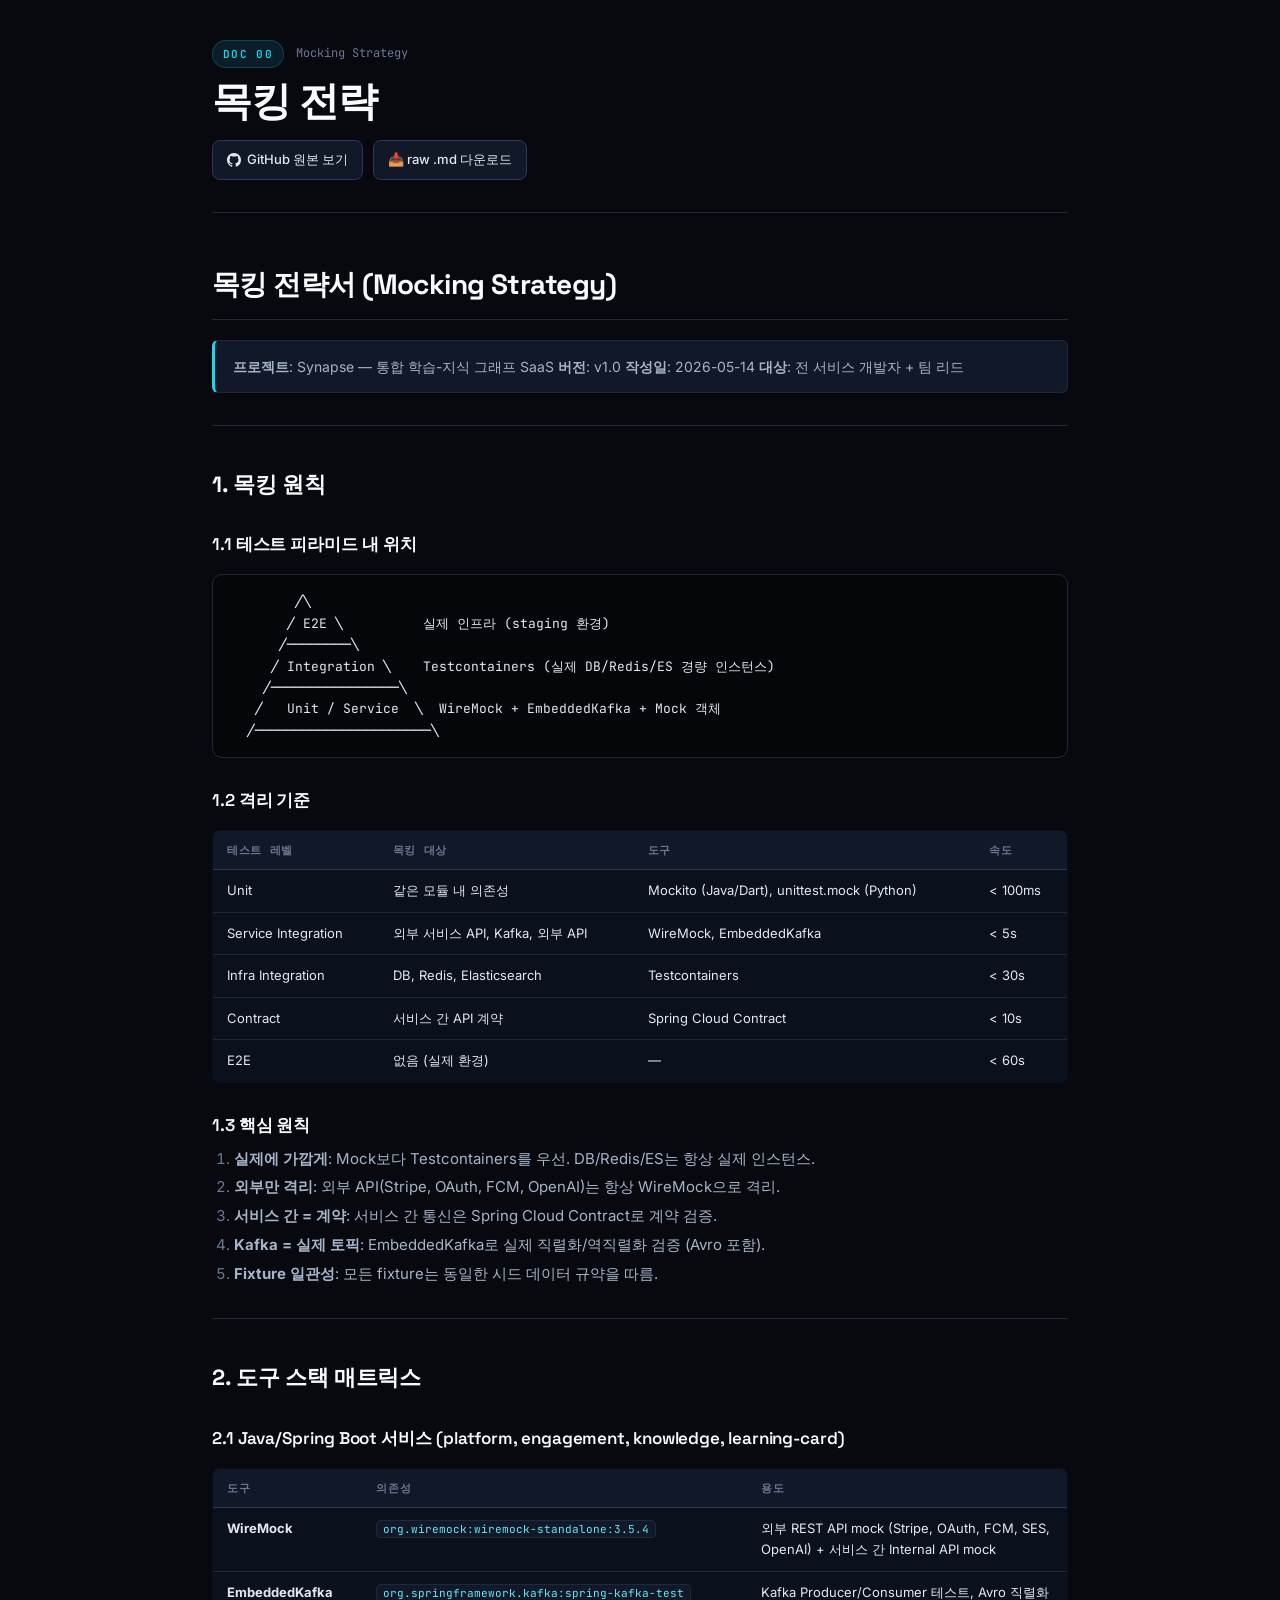
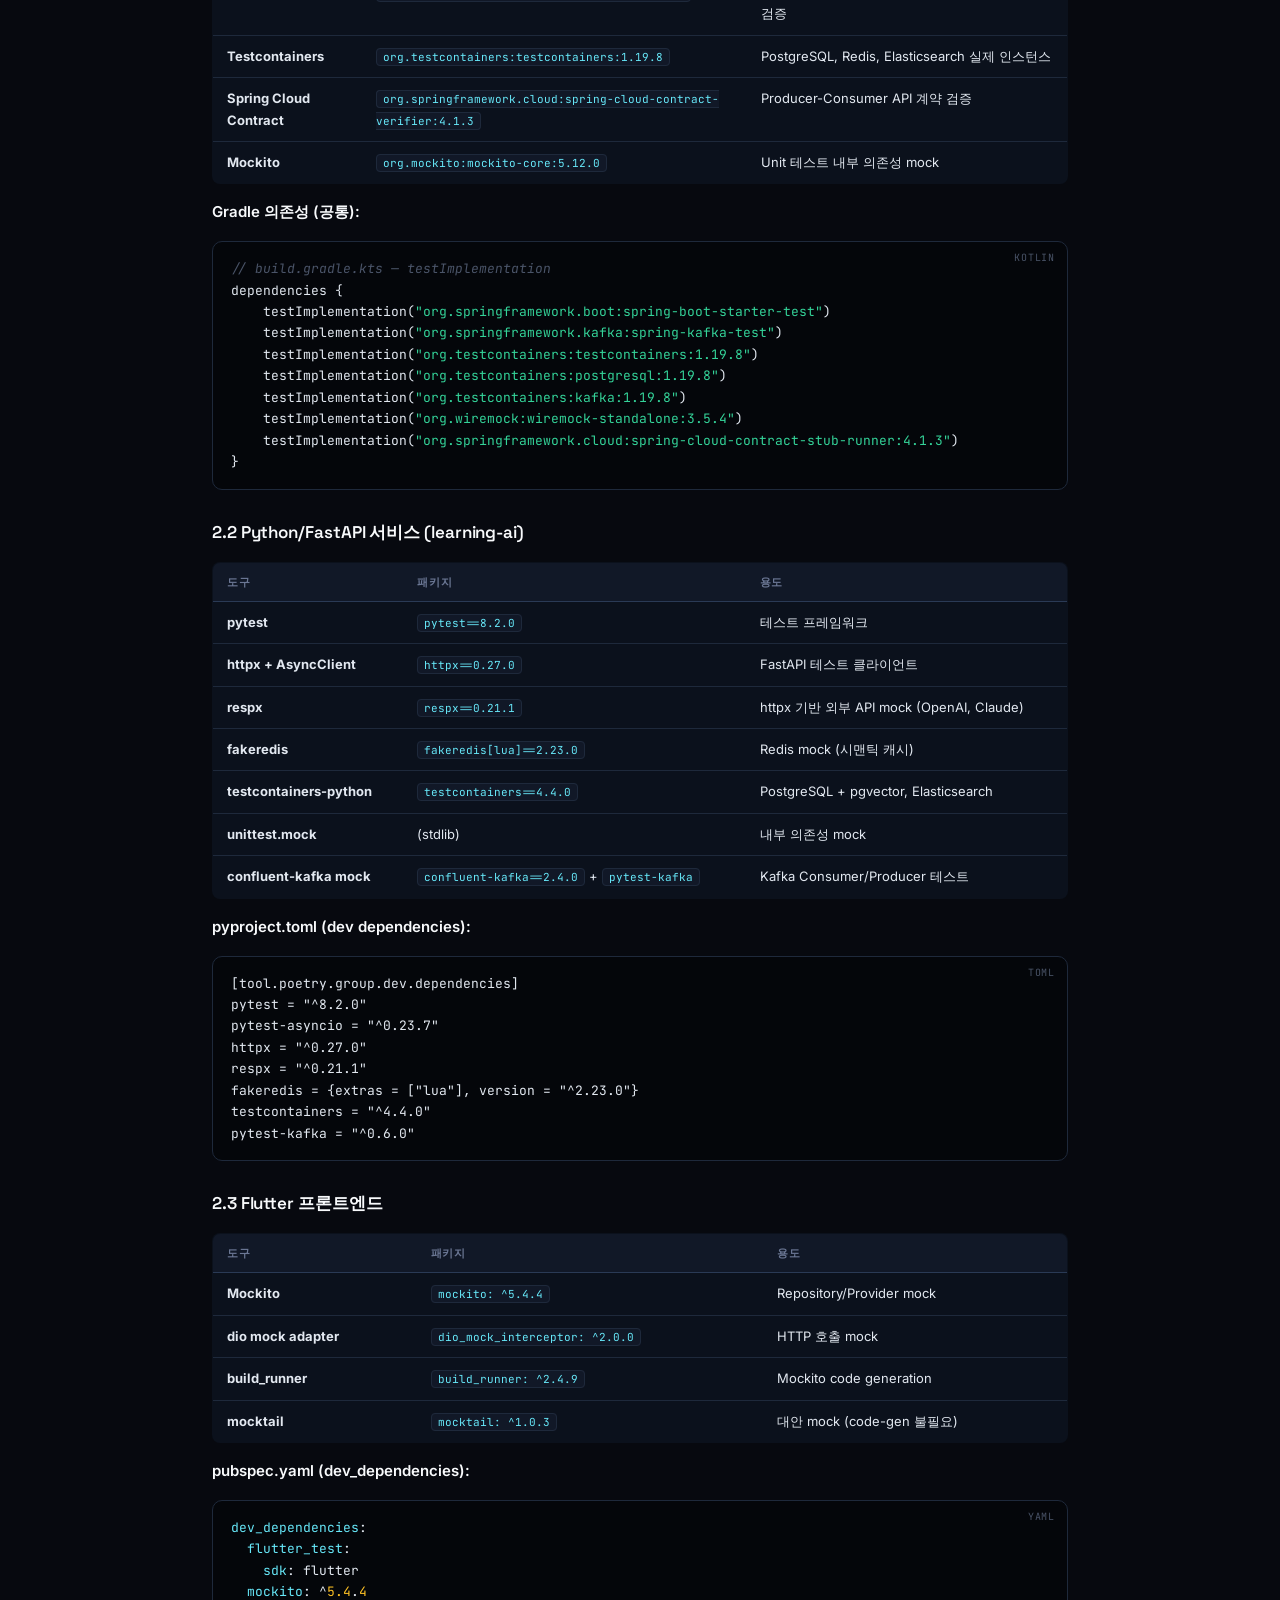
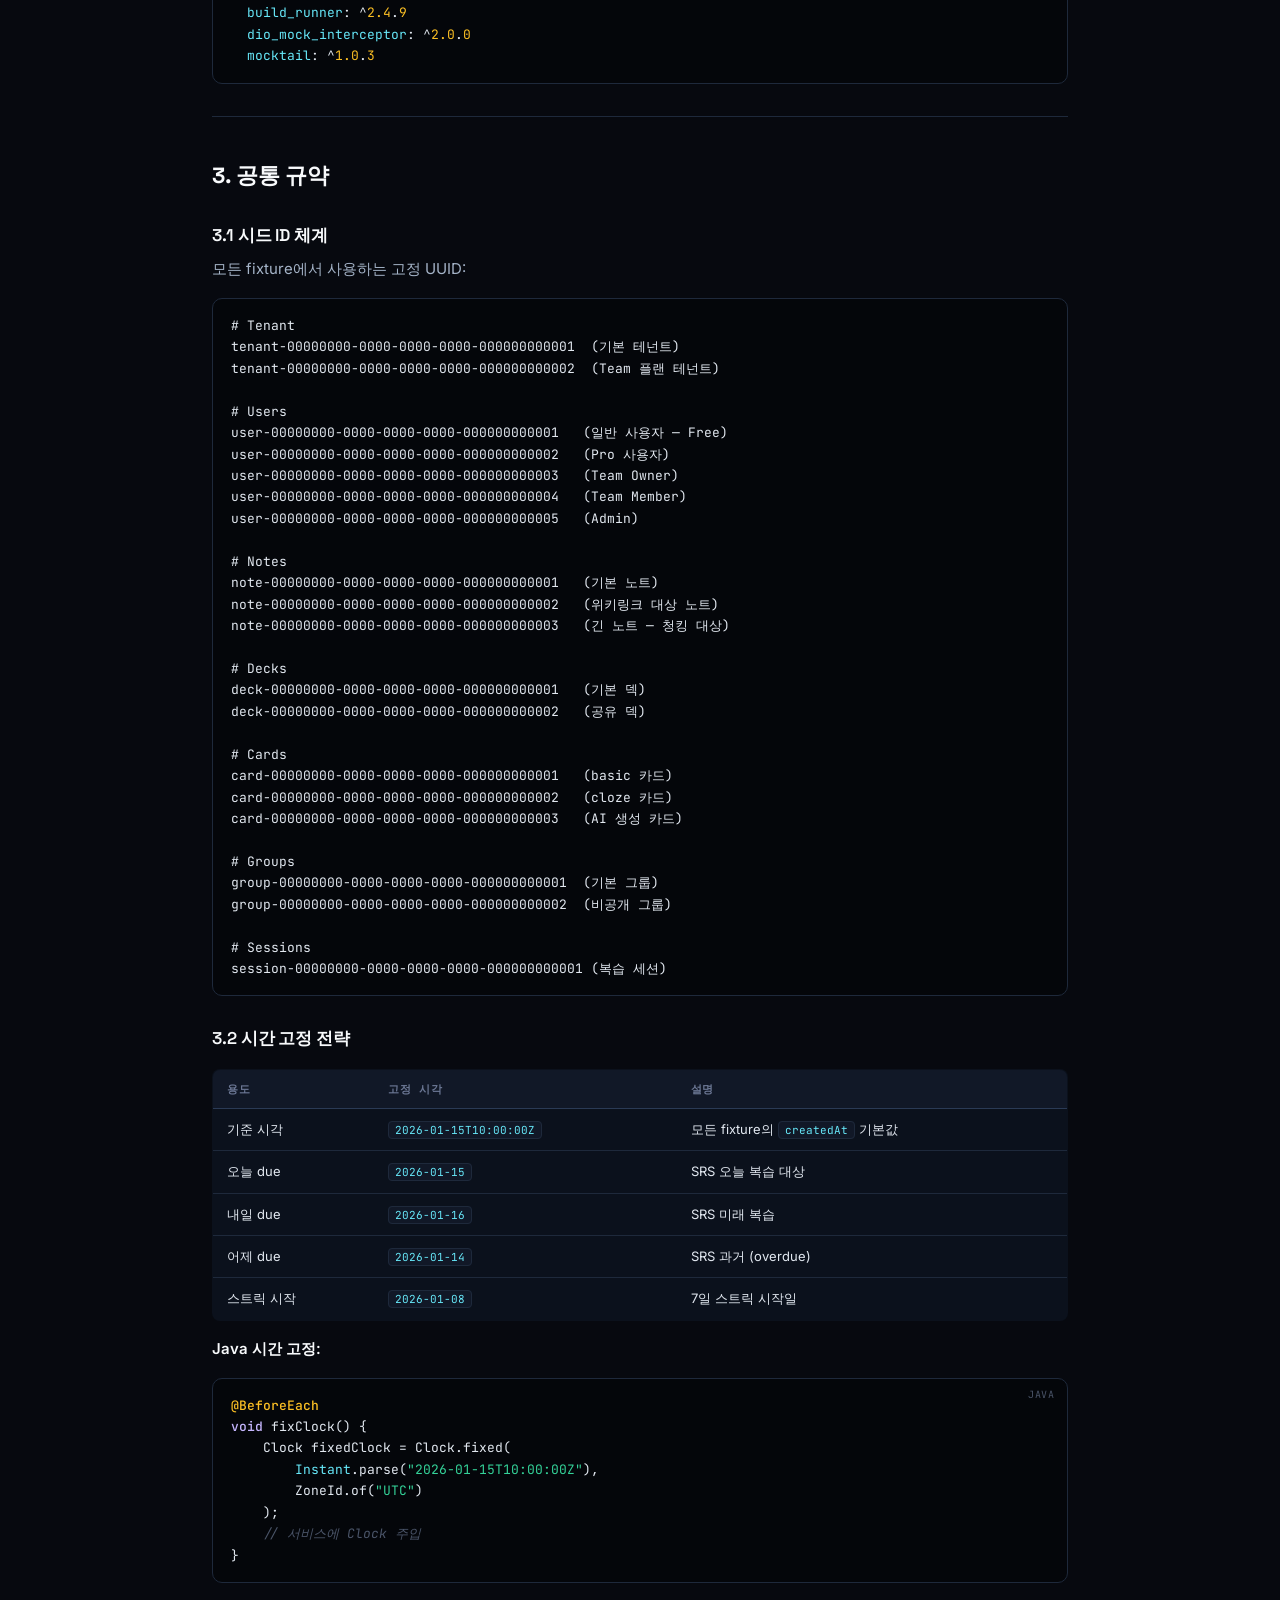
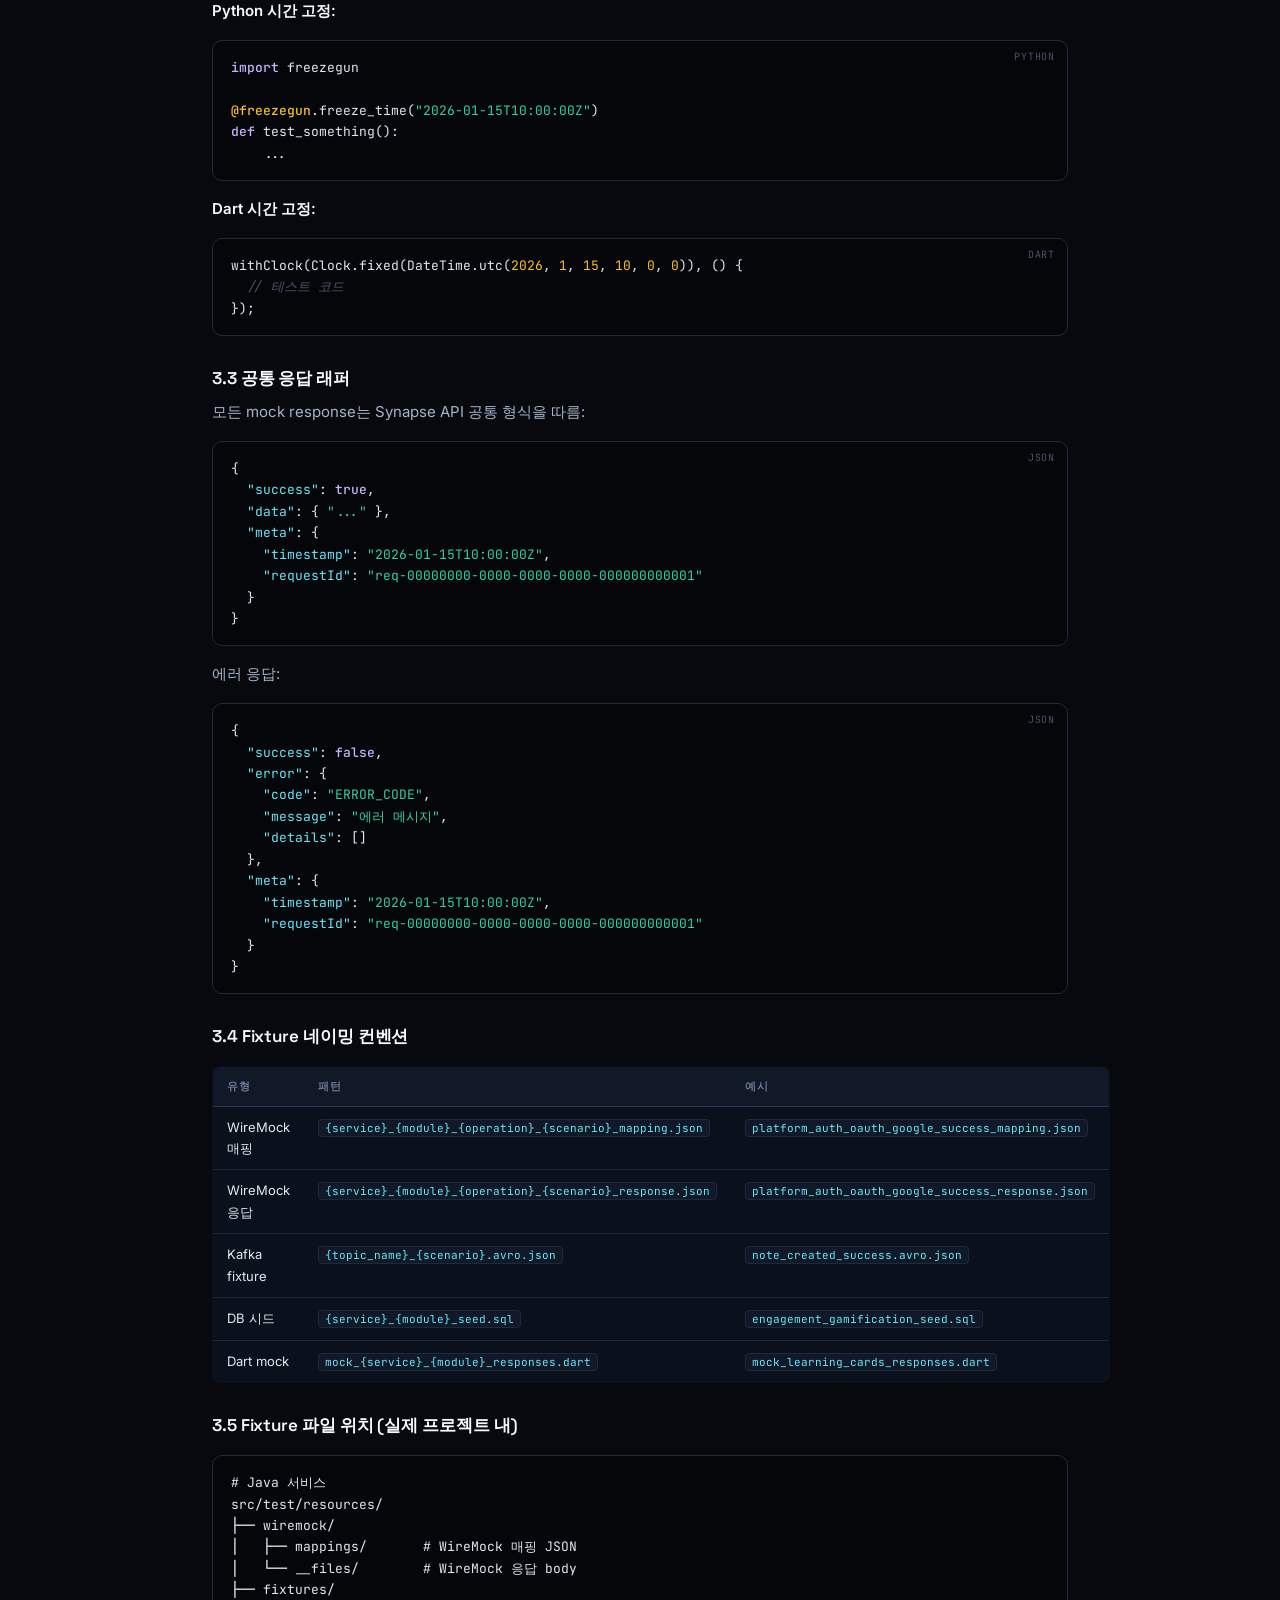
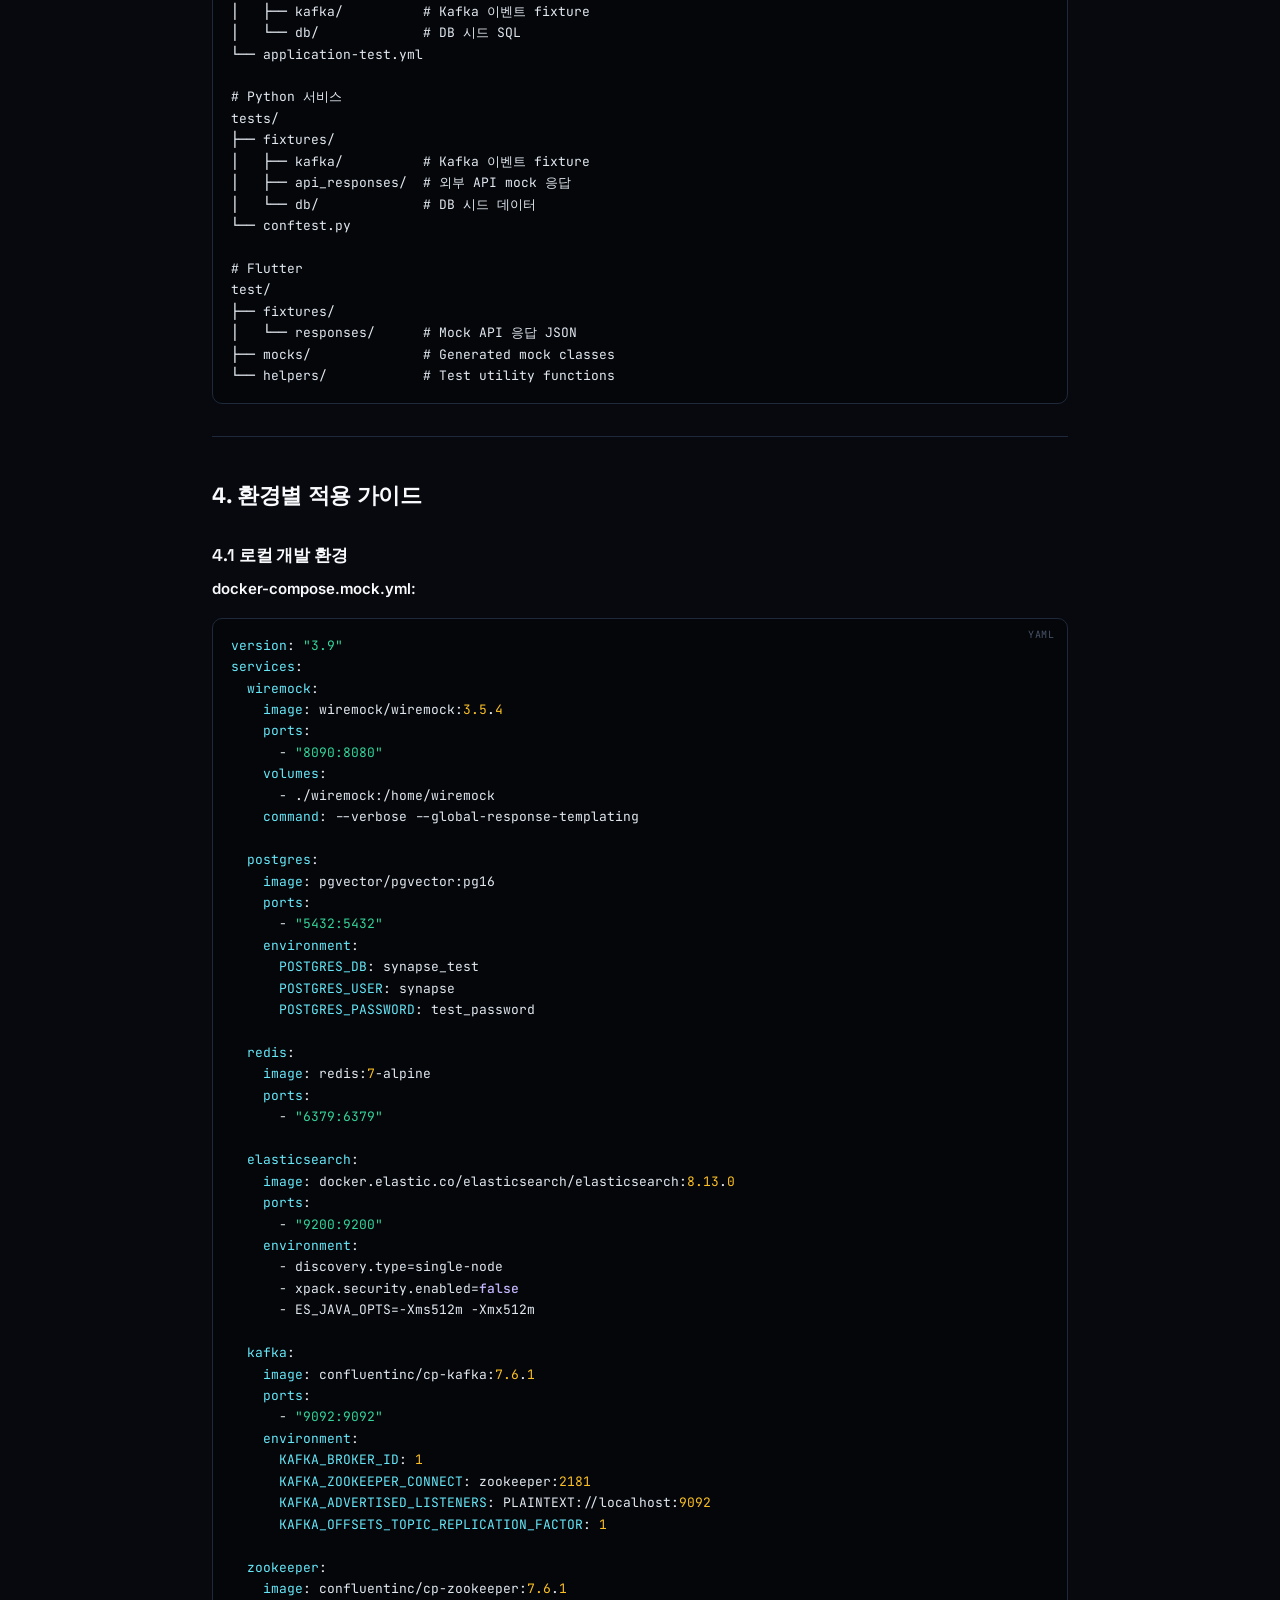
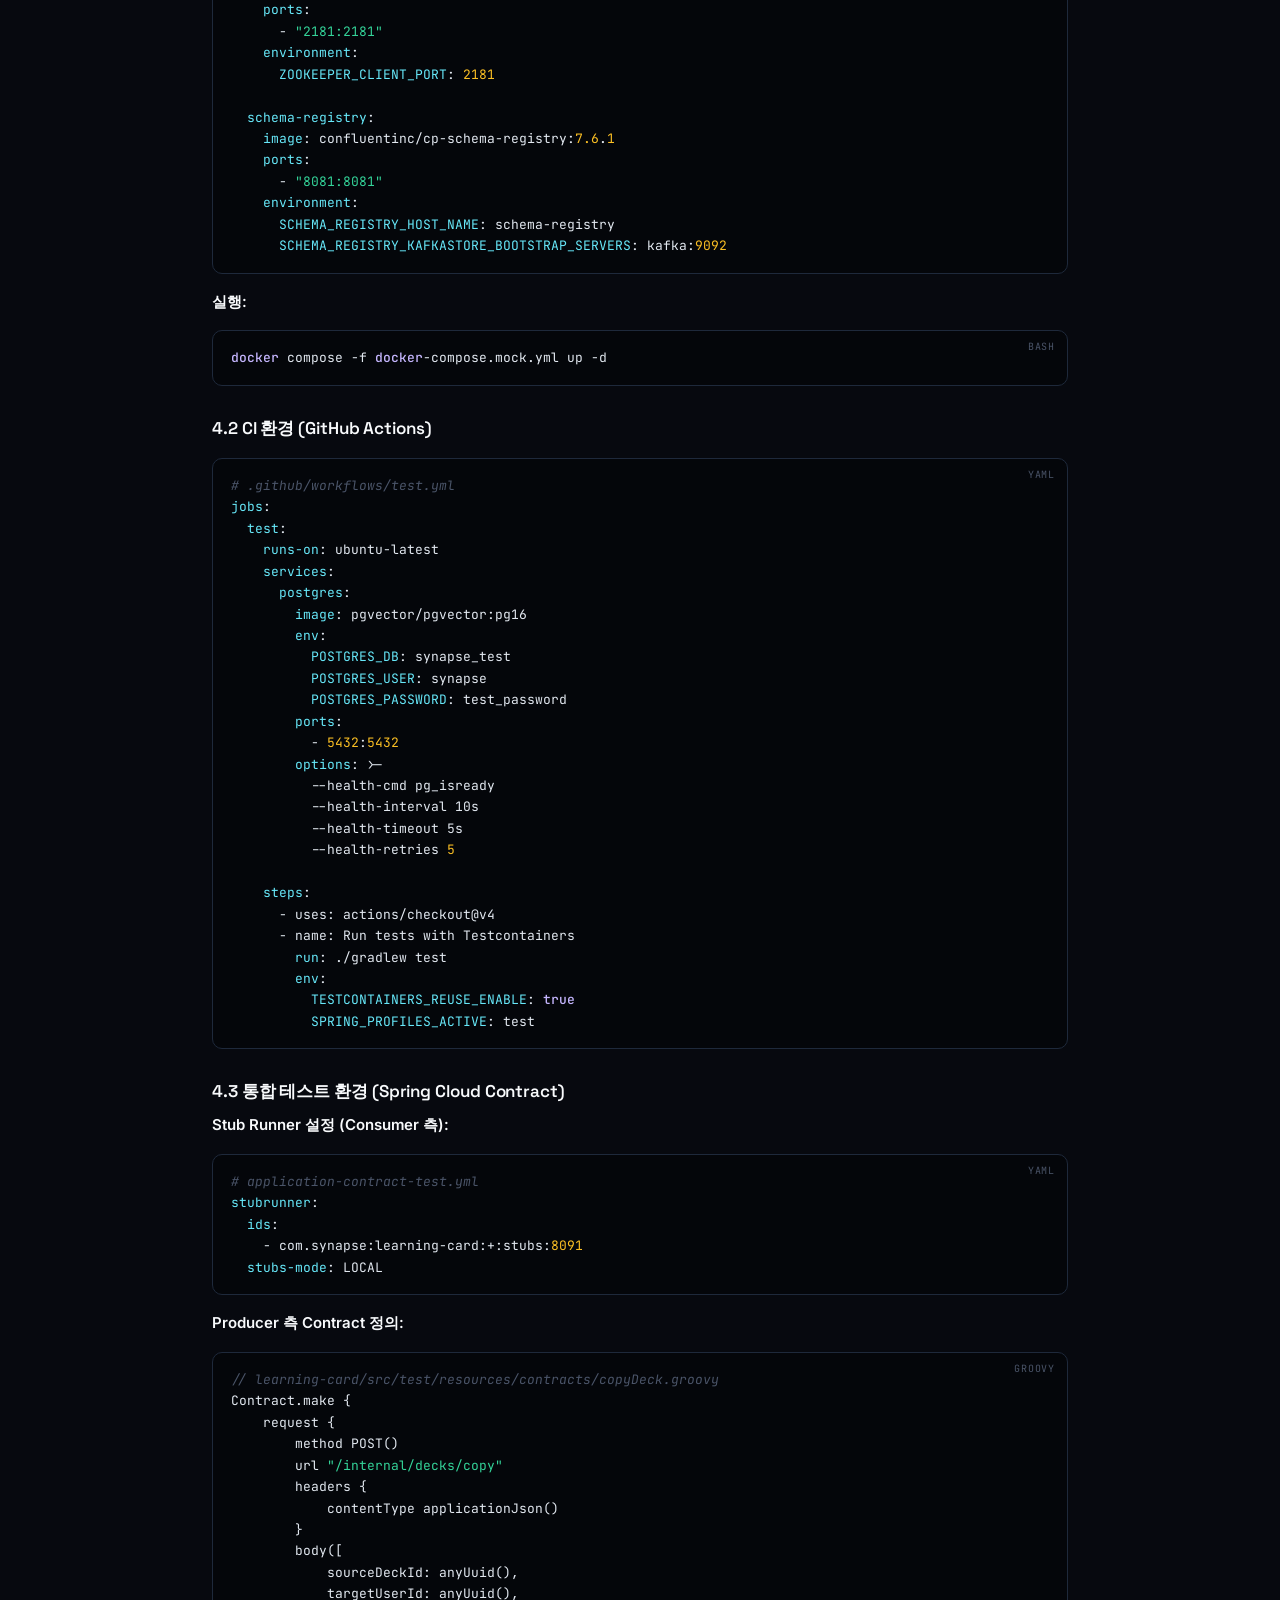
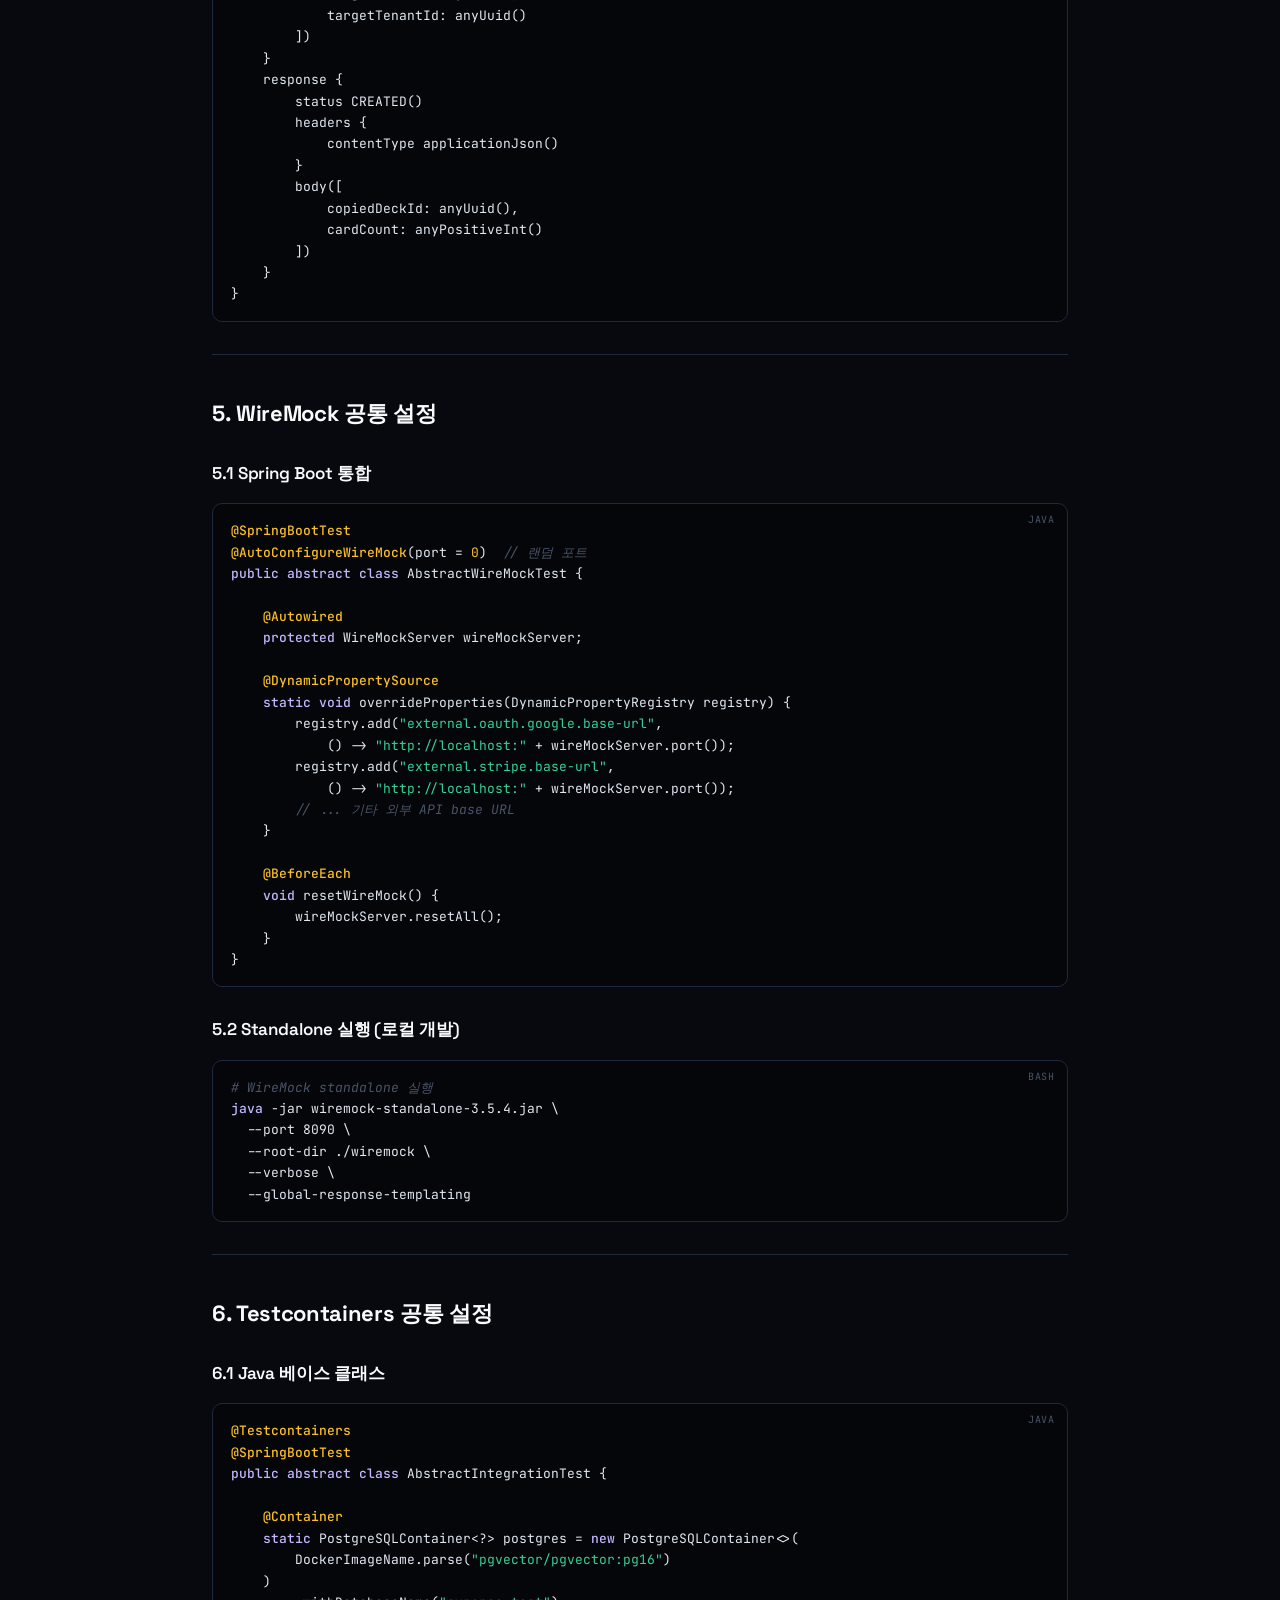
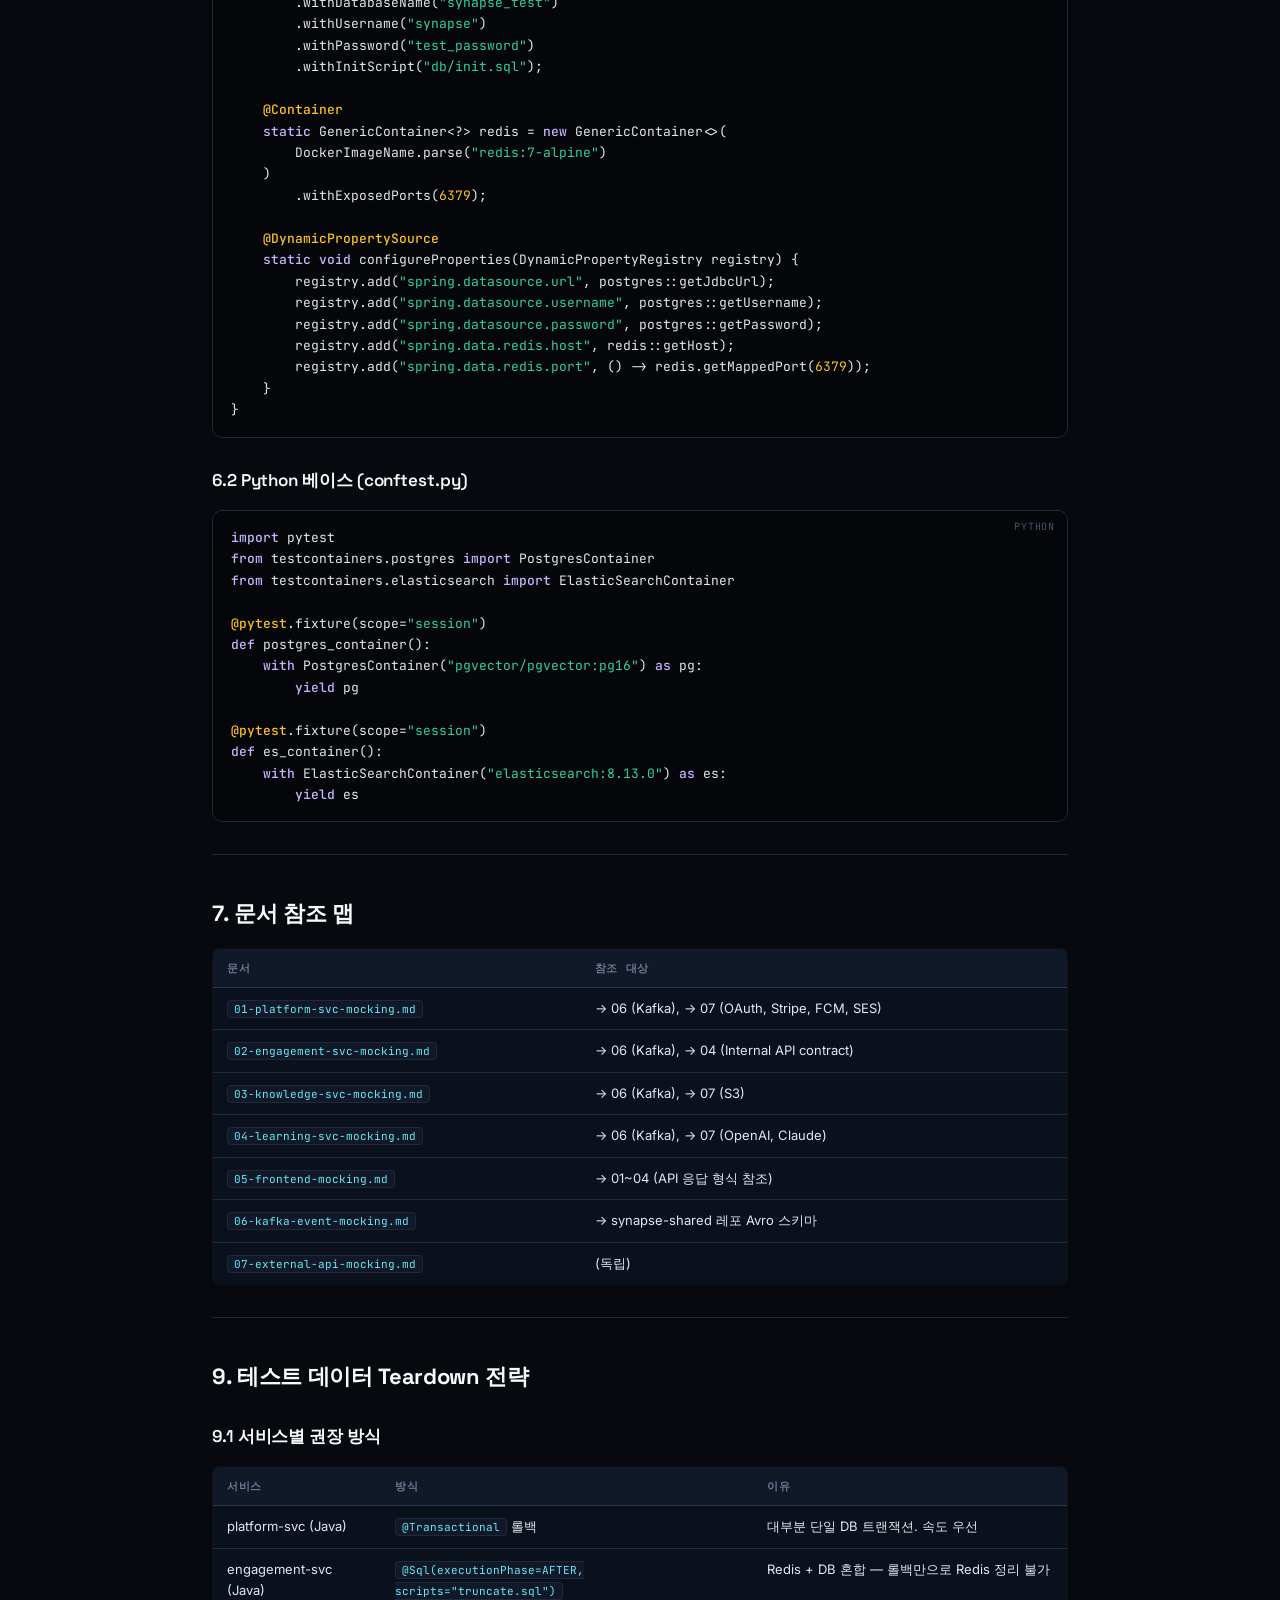
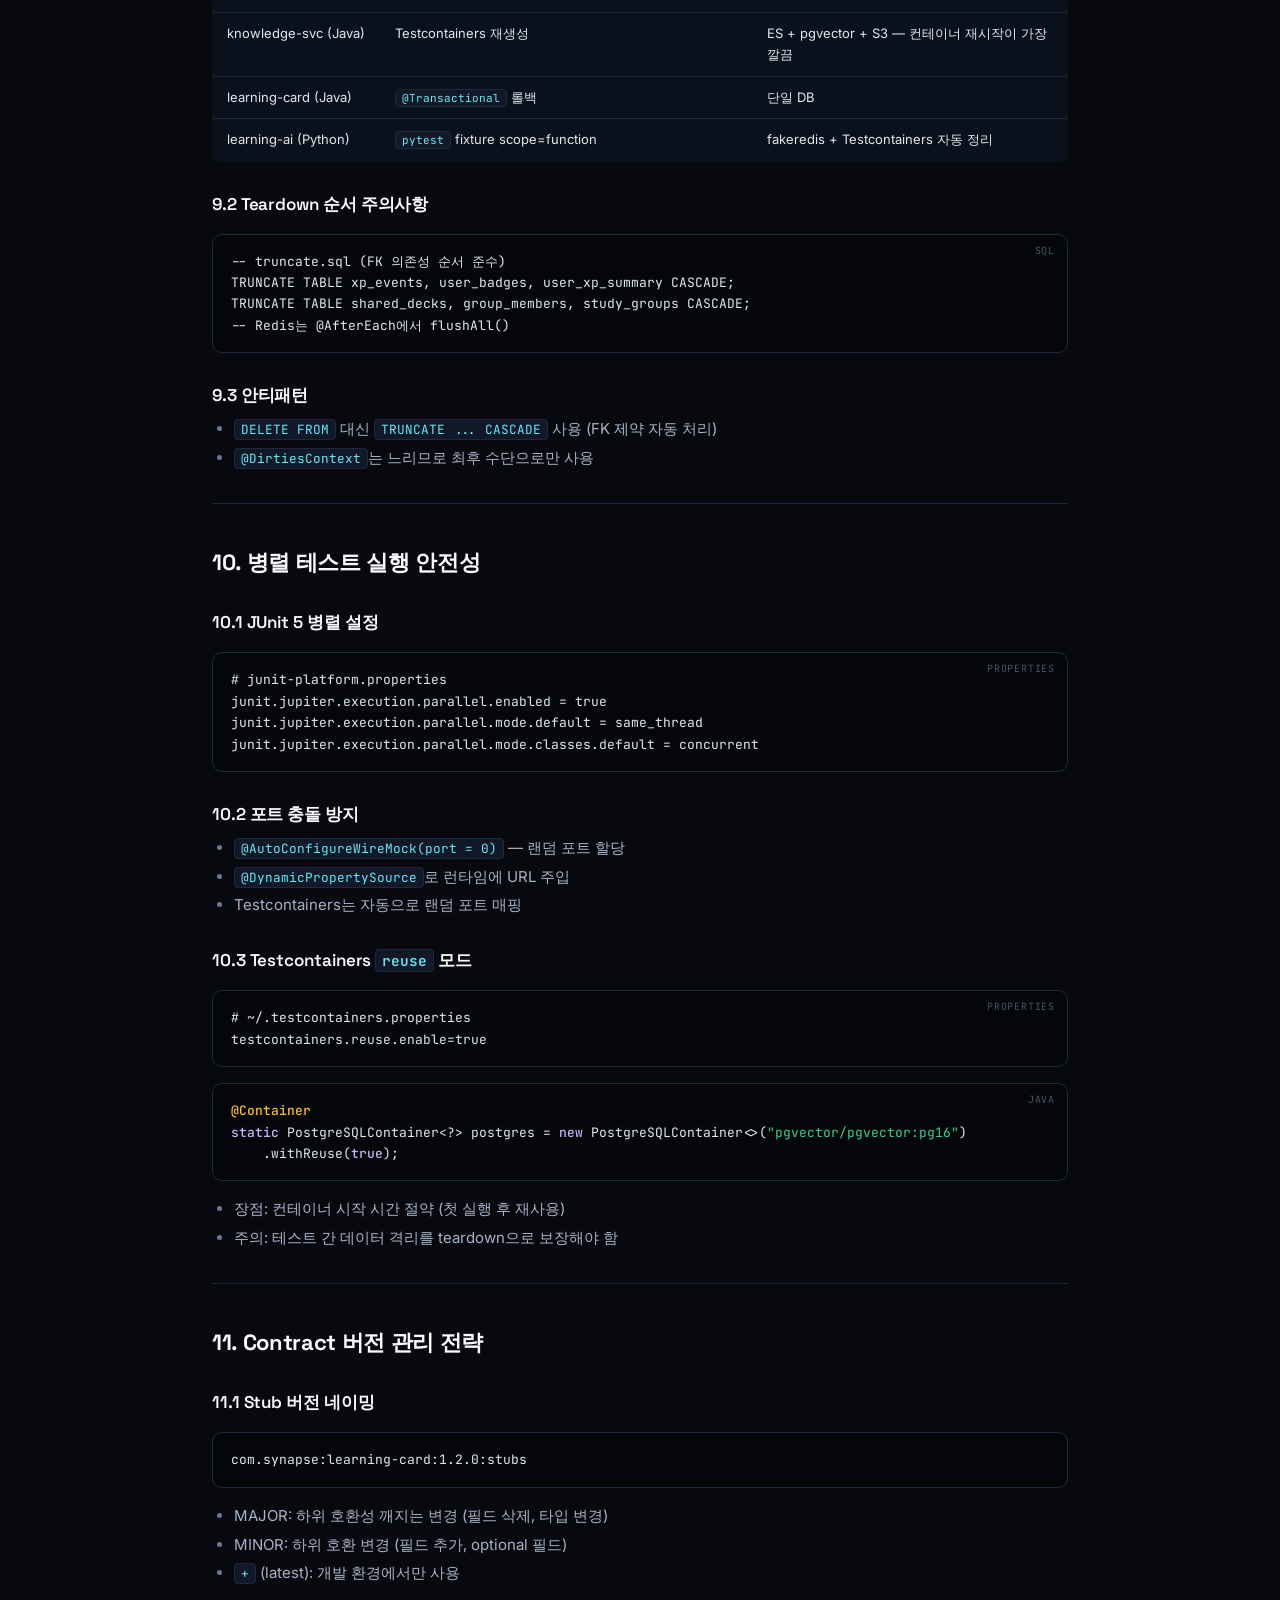
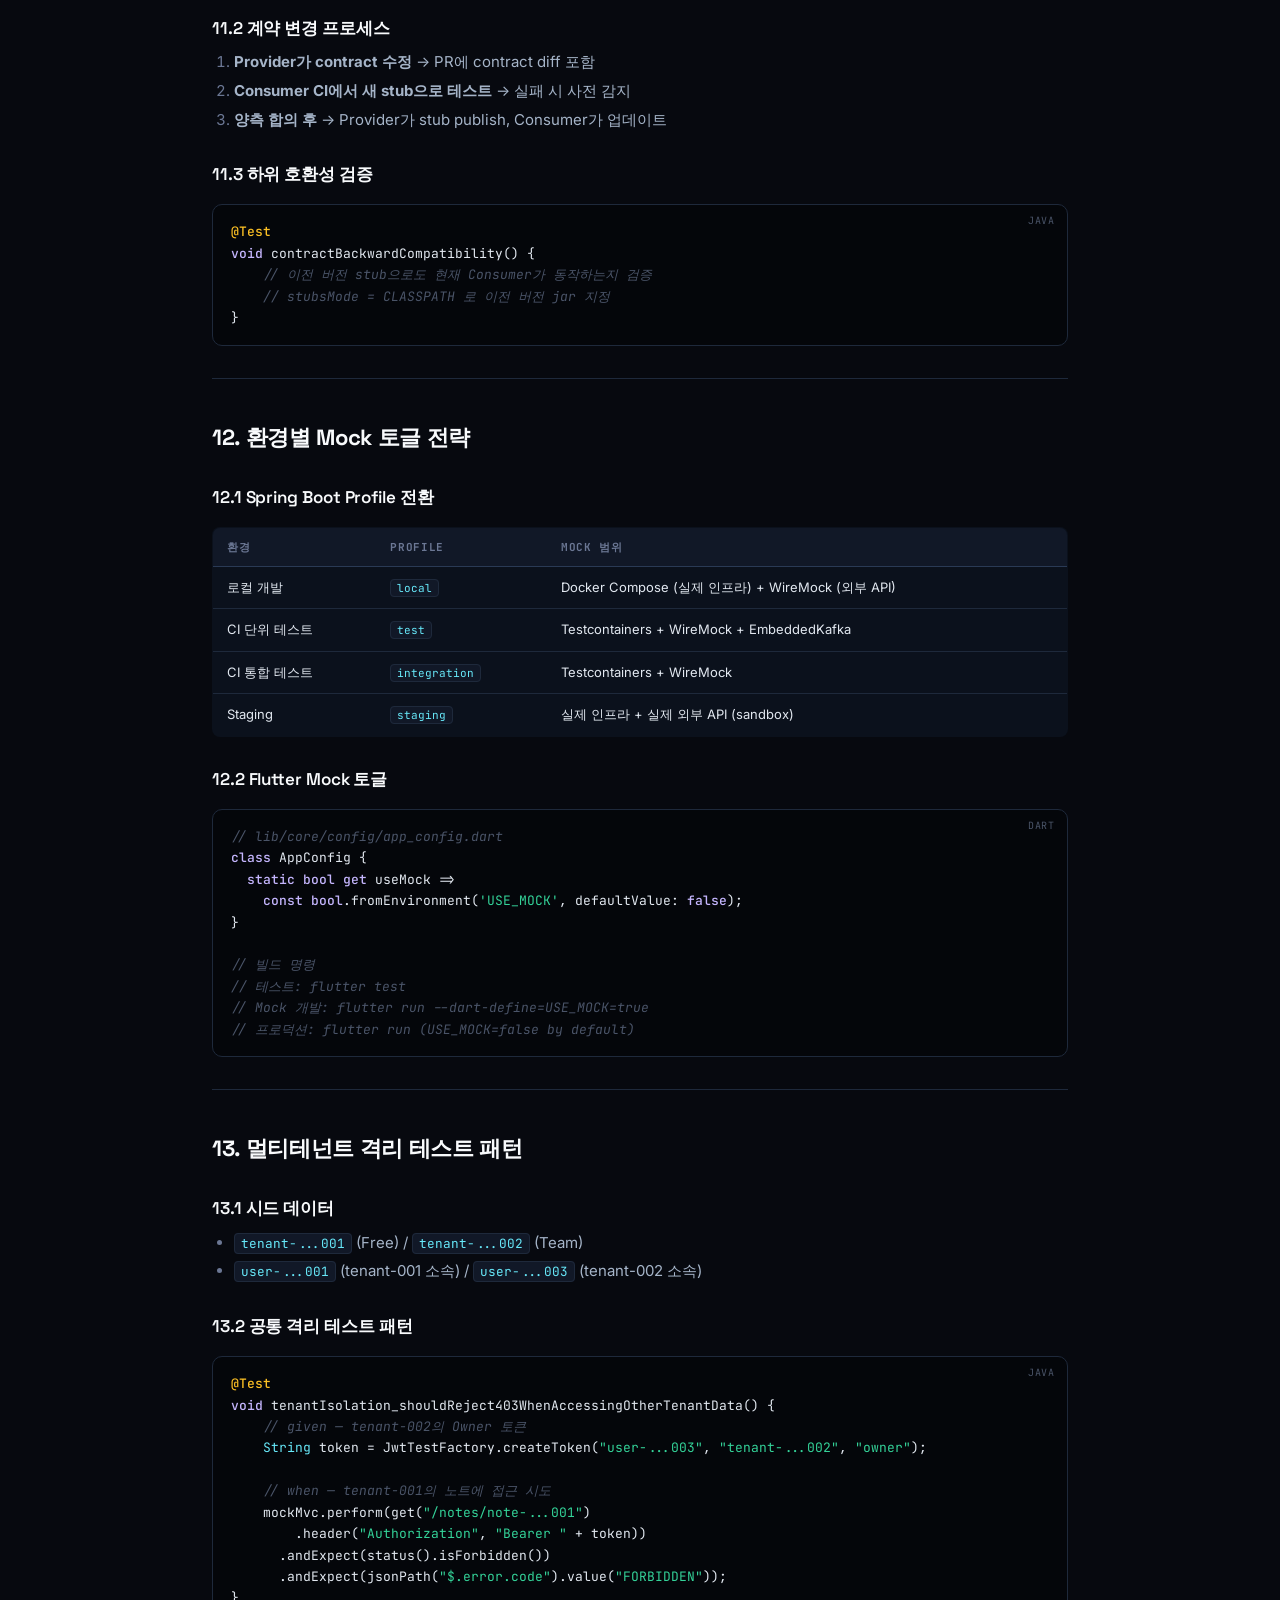
<file: docs/00-strategy.html>
<!DOCTYPE html>
<html lang="ko">
<head>
<meta charset="UTF-8" />
<meta name="viewport" content="width=device-width, initial-scale=1.0" />
<title>00 · 목킹 전략 — Synapse Mocking Docs</title>
<link rel="preconnect" href="https://fonts.googleapis.com" />
<link rel="preconnect" href="https://fonts.gstatic.com" crossorigin />
<link href="https://fonts.googleapis.com/css2?family=Inter:wght@400;500;600;700;800&family=JetBrains+Mono:wght@400;500;600;700&family=Space+Grotesk:wght@500;600;700&display=swap" rel="stylesheet" />
<link rel="stylesheet" href="doc-style.css" />
</head>
<body>
<div class="doc-shell">
  <header class="doc-header">
    <div class="doc-header-meta">
      <span class="doc-idx">DOC 00</span>
      <span class="doc-en">Mocking Strategy</span>
    </div>
    <h1 class="doc-h1">목킹 전략</h1>
    <div class="doc-links">
      <a class="doc-link" href="https://github.com/team-project-final/documents/blob/main/docs/mocking/00-mocking-strategy.md" target="_blank" rel="noopener">
        <svg width="14" height="14" viewBox="0 0 16 16" fill="currentColor"><path d="M8 0C3.58 0 0 3.58 0 8c0 3.54 2.29 6.53 5.47 7.59.4.07.55-.17.55-.38 0-.19-.01-.82-.01-1.49-2.01.37-2.53-.49-2.69-.94-.09-.23-.48-.94-.82-1.13-.28-.15-.68-.52-.01-.53.63-.01 1.08.58 1.23.82.72 1.21 1.87.87 2.33.66.07-.52.28-.87.51-1.07-1.78-.2-3.64-.89-3.64-3.95 0-.87.31-1.59.82-2.15-.08-.2-.36-1.02.08-2.12 0 0 .67-.21 2.2.82.64-.18 1.32-.27 2-.27.68 0 1.36.09 2 .27 1.53-1.04 2.2-.82 2.2-.82.44 1.1.16 1.92.08 2.12.51.56.82 1.27.82 2.15 0 3.07-1.87 3.75-3.65 3.95.29.25.54.73.54 1.48 0 1.07-.01 1.93-.01 2.2 0 .21.15.46.55.38A8.013 8.013 0 0016 8c0-4.42-3.58-8-8-8z"/></svg>
        GitHub 원본 보기
      </a>
      <a class="doc-link" href="https://github.com/team-project-final/documents/raw/main/docs/mocking/00-mocking-strategy.md" target="_blank" rel="noopener">📥 raw .md 다운로드</a>
    </div>
  </header>
  <main class="doc-body">
<h1 id="목킹-전략서-mocking-strategy">목킹 전략서 (Mocking Strategy)</h1>
<blockquote><strong>프로젝트</strong>: Synapse — 통합 학습-지식 그래프 SaaS <strong>버전</strong>: v1.0 <strong>작성일</strong>: 2026-05-14 <strong>대상</strong>: 전 서비스 개발자 + 팀 리드</blockquote>
<hr/>
<h2 id="1-목킹-원칙">1. 목킹 원칙</h2>
<h3 id="11-테스트-피라미드-내-위치">1.1 테스트 피라미드 내 위치</h3>
<pre class="code-block" data-lang=""><code>        ╱╲
       ╱ E2E ╲          실제 인프라 (staging 환경)
      ╱────────╲
     ╱ Integration ╲    Testcontainers (실제 DB/Redis/ES 경량 인스턴스)
    ╱────────────────╲
   ╱   Unit / Service  ╲  WireMock + EmbeddedKafka + Mock 객체
  ╱──────────────────────╲</code></pre>
<h3 id="12-격리-기준">1.2 격리 기준</h3>
<table class="md-table"><thead><tr><th>테스트 레벨</th><th>목킹 대상</th><th>도구</th><th>속도</th></tr></thead><tbody><tr><td>Unit</td><td>같은 모듈 내 의존성</td><td>Mockito (Java/Dart), unittest.mock (Python)</td><td>&lt; 100ms</td></tr><tr><td>Service Integration</td><td>외부 서비스 API, Kafka, 외부 API</td><td>WireMock, EmbeddedKafka</td><td>&lt; 5s</td></tr><tr><td>Infra Integration</td><td>DB, Redis, Elasticsearch</td><td>Testcontainers</td><td>&lt; 30s</td></tr><tr><td>Contract</td><td>서비스 간 API 계약</td><td>Spring Cloud Contract</td><td>&lt; 10s</td></tr><tr><td>E2E</td><td>없음 (실제 환경)</td><td>—</td><td>&lt; 60s</td></tr></tbody></table>
<h3 id="13-핵심-원칙">1.3 핵심 원칙</h3>
<ol><li><strong>실제에 가깝게</strong>: Mock보다 Testcontainers를 우선. DB/Redis/ES는 항상 실제 인스턴스.</li><li><strong>외부만 격리</strong>: 외부 API(Stripe, OAuth, FCM, OpenAI)는 항상 WireMock으로 격리.</li><li><strong>서비스 간 = 계약</strong>: 서비스 간 통신은 Spring Cloud Contract로 계약 검증.</li><li><strong>Kafka = 실제 토픽</strong>: EmbeddedKafka로 실제 직렬화/역직렬화 검증 (Avro 포함).</li><li><strong>Fixture 일관성</strong>: 모든 fixture는 동일한 시드 데이터 규약을 따름.</li></ol>
<hr/>
<h2 id="2-도구-스택-매트릭스">2. 도구 스택 매트릭스</h2>
<h3 id="21-javaspring-boot-서비스-platform-engagement-knowledge-learningcard">2.1 Java/Spring Boot 서비스 (platform, engagement, knowledge, learning-card)</h3>
<table class="md-table"><thead><tr><th>도구</th><th>의존성</th><th>용도</th></tr></thead><tbody><tr><td><strong>WireMock</strong></td><td><code>org.wiremock:wiremock-standalone:3.5.4</code></td><td>외부 REST API mock (Stripe, OAuth, FCM, SES, OpenAI) + 서비스 간 Internal API mock</td></tr><tr><td><strong>EmbeddedKafka</strong></td><td><code>org.springframework.kafka:spring-kafka-test</code></td><td>Kafka Producer/Consumer 테스트, Avro 직렬화 검증</td></tr><tr><td><strong>Testcontainers</strong></td><td><code>org.testcontainers:testcontainers:1.19.8</code></td><td>PostgreSQL, Redis, Elasticsearch 실제 인스턴스</td></tr><tr><td><strong>Spring Cloud Contract</strong></td><td><code>org.springframework.cloud:spring-cloud-contract-verifier:4.1.3</code></td><td>Producer-Consumer API 계약 검증</td></tr><tr><td><strong>Mockito</strong></td><td><code>org.mockito:mockito-core:5.12.0</code></td><td>Unit 테스트 내부 의존성 mock</td></tr></tbody></table>
<p><strong>Gradle 의존성 (공통):</strong></p>
<pre class="code-block" data-lang="kotlin"><code><span class="cmt">// build.gradle.kts — testImplementation</span>
dependencies {
    testImplementation(<span class="str">"org.springframework.boot:spring-boot-starter-test"</span>)
    testImplementation(<span class="str">"org.springframework.kafka:spring-kafka-test"</span>)
    testImplementation(<span class="str">"org.testcontainers:testcontainers:1.19.8"</span>)
    testImplementation(<span class="str">"org.testcontainers:postgresql:1.19.8"</span>)
    testImplementation(<span class="str">"org.testcontainers:kafka:1.19.8"</span>)
    testImplementation(<span class="str">"org.wiremock:wiremock-standalone:3.5.4"</span>)
    testImplementation(<span class="str">"org.springframework.cloud:spring-cloud-contract-stub-runner:4.1.3"</span>)
}</code></pre>
<h3 id="22-pythonfastapi-서비스-learningai">2.2 Python/FastAPI 서비스 (learning-ai)</h3>
<table class="md-table"><thead><tr><th>도구</th><th>패키지</th><th>용도</th></tr></thead><tbody><tr><td><strong>pytest</strong></td><td><code>pytest==8.2.0</code></td><td>테스트 프레임워크</td></tr><tr><td><strong>httpx + AsyncClient</strong></td><td><code>httpx==0.27.0</code></td><td>FastAPI 테스트 클라이언트</td></tr><tr><td><strong>respx</strong></td><td><code>respx==0.21.1</code></td><td>httpx 기반 외부 API mock (OpenAI, Claude)</td></tr><tr><td><strong>fakeredis</strong></td><td><code>fakeredis[lua]==2.23.0</code></td><td>Redis mock (시맨틱 캐시)</td></tr><tr><td><strong>testcontainers-python</strong></td><td><code>testcontainers==4.4.0</code></td><td>PostgreSQL + pgvector, Elasticsearch</td></tr><tr><td><strong>unittest.mock</strong></td><td>(stdlib)</td><td>내부 의존성 mock</td></tr><tr><td><strong>confluent-kafka mock</strong></td><td><code>confluent-kafka==2.4.0</code> + <code>pytest-kafka</code></td><td>Kafka Consumer/Producer 테스트</td></tr></tbody></table>
<p><strong>pyproject.toml (dev dependencies):</strong></p>
<pre class="code-block" data-lang="toml"><code>[tool.poetry.group.dev.dependencies]
pytest = "^8.2.0"
pytest-asyncio = "^0.23.7"
httpx = "^0.27.0"
respx = "^0.21.1"
fakeredis = {extras = ["lua"], version = "^2.23.0"}
testcontainers = "^4.4.0"
pytest-kafka = "^0.6.0"</code></pre>
<h3 id="23-flutter-프론트엔드">2.3 Flutter 프론트엔드</h3>
<table class="md-table"><thead><tr><th>도구</th><th>패키지</th><th>용도</th></tr></thead><tbody><tr><td><strong>Mockito</strong></td><td><code>mockito: ^5.4.4</code></td><td>Repository/Provider mock</td></tr><tr><td><strong>dio mock adapter</strong></td><td><code>dio_mock_interceptor: ^2.0.0</code></td><td>HTTP 호출 mock</td></tr><tr><td><strong>build_runner</strong></td><td><code>build_runner: ^2.4.9</code></td><td>Mockito code generation</td></tr><tr><td><strong>mocktail</strong></td><td><code>mocktail: ^1.0.3</code></td><td>대안 mock (code-gen 불필요)</td></tr></tbody></table>
<p><strong>pubspec.yaml (dev_dependencies):</strong></p>
<pre class="code-block" data-lang="yaml"><code><span class="key">dev_dependencies</span>:
  <span class="key">flutter_test</span>:
    <span class="key">sdk</span>: flutter
  <span class="key">mockito</span>: ^<span class="num">5.4</span>.<span class="num">4</span>
  <span class="key">build_runner</span>: ^<span class="num">2.4</span>.<span class="num">9</span>
  <span class="key">dio_mock_interceptor</span>: ^<span class="num">2.0</span>.<span class="num">0</span>
  <span class="key">mocktail</span>: ^<span class="num">1.0</span>.<span class="num">3</span></code></pre>
<hr/>
<h2 id="3-공통-규약">3. 공통 규약</h2>
<h3 id="31-시드-id-체계">3.1 시드 ID 체계</h3>
<p>모든 fixture에서 사용하는 고정 UUID:</p>
<pre class="code-block" data-lang=""><code># Tenant
tenant-00000000-0000-0000-0000-000000000001  (기본 테넌트)
tenant-00000000-0000-0000-0000-000000000002  (Team 플랜 테넌트)

# Users
user-00000000-0000-0000-0000-000000000001   (일반 사용자 — Free)
user-00000000-0000-0000-0000-000000000002   (Pro 사용자)
user-00000000-0000-0000-0000-000000000003   (Team Owner)
user-00000000-0000-0000-0000-000000000004   (Team Member)
user-00000000-0000-0000-0000-000000000005   (Admin)

# Notes
note-00000000-0000-0000-0000-000000000001   (기본 노트)
note-00000000-0000-0000-0000-000000000002   (위키링크 대상 노트)
note-00000000-0000-0000-0000-000000000003   (긴 노트 — 청킹 대상)

# Decks
deck-00000000-0000-0000-0000-000000000001   (기본 덱)
deck-00000000-0000-0000-0000-000000000002   (공유 덱)

# Cards
card-00000000-0000-0000-0000-000000000001   (basic 카드)
card-00000000-0000-0000-0000-000000000002   (cloze 카드)
card-00000000-0000-0000-0000-000000000003   (AI 생성 카드)

# Groups
group-00000000-0000-0000-0000-000000000001  (기본 그룹)
group-00000000-0000-0000-0000-000000000002  (비공개 그룹)

# Sessions
session-00000000-0000-0000-0000-000000000001 (복습 세션)</code></pre>
<h3 id="32-시간-고정-전략">3.2 시간 고정 전략</h3>
<table class="md-table"><thead><tr><th>용도</th><th>고정 시각</th><th>설명</th></tr></thead><tbody><tr><td>기준 시각</td><td><code>2026-01-15T10:00:00Z</code></td><td>모든 fixture의 <code>createdAt</code> 기본값</td></tr><tr><td>오늘 due</td><td><code>2026-01-15</code></td><td>SRS 오늘 복습 대상</td></tr><tr><td>내일 due</td><td><code>2026-01-16</code></td><td>SRS 미래 복습</td></tr><tr><td>어제 due</td><td><code>2026-01-14</code></td><td>SRS 과거 (overdue)</td></tr><tr><td>스트릭 시작</td><td><code>2026-01-08</code></td><td>7일 스트릭 시작일</td></tr></tbody></table>
<p><strong>Java 시간 고정:</strong></p>
<pre class="code-block" data-lang="java"><code><span class="anno">@BeforeEach</span>
<span class="kw">void</span> fixClock() {
    Clock fixedClock = Clock.fixed(
        <span class="type">Instant</span>.parse(<span class="str">"2026-01-15T10:00:00Z"</span>),
        ZoneId.of(<span class="str">"UTC"</span>)
    );
    <span class="cmt">// 서비스에 Clock 주입</span>
}</code></pre>
<p><strong>Python 시간 고정:</strong></p>
<pre class="code-block" data-lang="python"><code><span class="kw">import</span> freezegun

<span class="anno">@freezegun</span>.freeze_time(<span class="str">"2026-01-15T10:00:00Z"</span>)
<span class="kw">def</span> test_something():
    ...</code></pre>
<p><strong>Dart 시간 고정:</strong></p>
<pre class="code-block" data-lang="dart"><code>withClock(Clock.fixed(DateTime.utc(<span class="num">2026</span>, <span class="num">1</span>, <span class="num">15</span>, <span class="num">10</span>, <span class="num">0</span>, <span class="num">0</span>)), () {
  <span class="cmt">// 테스트 코드</span>
});</code></pre>
<h3 id="33-공통-응답-래퍼">3.3 공통 응답 래퍼</h3>
<p>모든 mock response는 Synapse API 공통 형식을 따름:</p>
<pre class="code-block" data-lang="json"><code>{
  <span class="key">"success"</span>: <span class="kw">true</span>,
  <span class="key">"data"</span>: { <span class="str">"..."</span> },
  <span class="key">"meta"</span>: {
    <span class="key">"timestamp"</span>: <span class="str">"2026-01-15T10:00:00Z"</span>,
    <span class="key">"requestId"</span>: <span class="str">"req-00000000-0000-0000-0000-000000000001"</span>
  }
}</code></pre>
<p>에러 응답:</p>
<pre class="code-block" data-lang="json"><code>{
  <span class="key">"success"</span>: <span class="kw">false</span>,
  <span class="key">"error"</span>: {
    <span class="key">"code"</span>: <span class="str">"ERROR_CODE"</span>,
    <span class="key">"message"</span>: <span class="str">"에러 메시지"</span>,
    <span class="key">"details"</span>: []
  },
  <span class="key">"meta"</span>: {
    <span class="key">"timestamp"</span>: <span class="str">"2026-01-15T10:00:00Z"</span>,
    <span class="key">"requestId"</span>: <span class="str">"req-00000000-0000-0000-0000-000000000001"</span>
  }
}</code></pre>
<h3 id="34-fixture-네이밍-컨벤션">3.4 Fixture 네이밍 컨벤션</h3>
<table class="md-table"><thead><tr><th>유형</th><th>패턴</th><th>예시</th></tr></thead><tbody><tr><td>WireMock 매핑</td><td><code>{service}_{module}_{operation}_{scenario}_mapping.json</code></td><td><code>platform_auth_oauth_google_success_mapping.json</code></td></tr><tr><td>WireMock 응답</td><td><code>{service}_{module}_{operation}_{scenario}_response.json</code></td><td><code>platform_auth_oauth_google_success_response.json</code></td></tr><tr><td>Kafka fixture</td><td><code>{topic_name}_{scenario}.avro.json</code></td><td><code>note_created_success.avro.json</code></td></tr><tr><td>DB 시드</td><td><code>{service}_{module}_seed.sql</code></td><td><code>engagement_gamification_seed.sql</code></td></tr><tr><td>Dart mock</td><td><code>mock_{service}_{module}_responses.dart</code></td><td><code>mock_learning_cards_responses.dart</code></td></tr></tbody></table>
<h3 id="35-fixture-파일-위치-실제-프로젝트-내">3.5 Fixture 파일 위치 (실제 프로젝트 내)</h3>
<pre class="code-block" data-lang=""><code># Java 서비스
src/test/resources/
├── wiremock/
│   ├── mappings/       # WireMock 매핑 JSON
│   └── __files/        # WireMock 응답 body
├── fixtures/
│   ├── kafka/          # Kafka 이벤트 fixture
│   └── db/             # DB 시드 SQL
└── application-test.yml

# Python 서비스
tests/
├── fixtures/
│   ├── kafka/          # Kafka 이벤트 fixture
│   ├── api_responses/  # 외부 API mock 응답
│   └── db/             # DB 시드 데이터
└── conftest.py

# Flutter
test/
├── fixtures/
│   └── responses/      # Mock API 응답 JSON
├── mocks/              # Generated mock classes
└── helpers/            # Test utility functions</code></pre>
<hr/>
<h2 id="4-환경별-적용-가이드">4. 환경별 적용 가이드</h2>
<h3 id="41-로컬-개발-환경">4.1 로컬 개발 환경</h3>
<p><strong>docker-compose.mock.yml:</strong></p>
<pre class="code-block" data-lang="yaml"><code><span class="key">version</span>: <span class="str">"3.9"</span>
<span class="key">services</span>:
  <span class="key">wiremock</span>:
    <span class="key">image</span>: wiremock/wiremock:<span class="num">3.5</span>.<span class="num">4</span>
    <span class="key">ports</span>:
      - <span class="str">"8090:8080"</span>
    <span class="key">volumes</span>:
      - ./wiremock:/home/wiremock
    <span class="key">command</span>: --verbose --global-response-templating

  <span class="key">postgres</span>:
    <span class="key">image</span>: pgvector/pgvector:pg16
    <span class="key">ports</span>:
      - <span class="str">"5432:5432"</span>
    <span class="key">environment</span>:
      <span class="key">POSTGRES_DB</span>: synapse_test
      <span class="key">POSTGRES_USER</span>: synapse
      <span class="key">POSTGRES_PASSWORD</span>: test_password

  <span class="key">redis</span>:
    <span class="key">image</span>: redis:<span class="num">7</span>-alpine
    <span class="key">ports</span>:
      - <span class="str">"6379:6379"</span>

  <span class="key">elasticsearch</span>:
    <span class="key">image</span>: docker.elastic.co/elasticsearch/elasticsearch:<span class="num">8.13</span>.<span class="num">0</span>
    <span class="key">ports</span>:
      - <span class="str">"9200:9200"</span>
    <span class="key">environment</span>:
      - discovery.type=single-node
      - xpack.security.enabled=<span class="kw">false</span>
      - ES_JAVA_OPTS=-Xms512m -Xmx512m

  <span class="key">kafka</span>:
    <span class="key">image</span>: confluentinc/cp-kafka:<span class="num">7.6</span>.<span class="num">1</span>
    <span class="key">ports</span>:
      - <span class="str">"9092:9092"</span>
    <span class="key">environment</span>:
      <span class="key">KAFKA_BROKER_ID</span>: <span class="num">1</span>
      <span class="key">KAFKA_ZOOKEEPER_CONNECT</span>: zookeeper:<span class="num">2181</span>
      <span class="key">KAFKA_ADVERTISED_LISTENERS</span>: PLAINTEXT://localhost:<span class="num">9092</span>
      <span class="key">KAFKA_OFFSETS_TOPIC_REPLICATION_FACTOR</span>: <span class="num">1</span>

  <span class="key">zookeeper</span>:
    <span class="key">image</span>: confluentinc/cp-zookeeper:<span class="num">7.6</span>.<span class="num">1</span>
    <span class="key">ports</span>:
      - <span class="str">"2181:2181"</span>
    <span class="key">environment</span>:
      <span class="key">ZOOKEEPER_CLIENT_PORT</span>: <span class="num">2181</span>

  <span class="key">schema-registry</span>:
    <span class="key">image</span>: confluentinc/cp-schema-registry:<span class="num">7.6</span>.<span class="num">1</span>
    <span class="key">ports</span>:
      - <span class="str">"8081:8081"</span>
    <span class="key">environment</span>:
      <span class="key">SCHEMA_REGISTRY_HOST_NAME</span>: schema-registry
      <span class="key">SCHEMA_REGISTRY_KAFKASTORE_BOOTSTRAP_SERVERS</span>: kafka:<span class="num">9092</span></code></pre>
<p><strong>실행:</strong></p>
<pre class="code-block" data-lang="bash"><code><span class="kw">docker</span> compose -f <span class="kw">docker</span>-compose.mock.yml up -d</code></pre>
<h3 id="42-ci-환경-github-actions">4.2 CI 환경 (GitHub Actions)</h3>
<pre class="code-block" data-lang="yaml"><code><span class="cmt"># .github/workflows/test.yml</span>
<span class="key">jobs</span>:
  <span class="key">test</span>:
    <span class="key">runs-on</span>: ubuntu-latest
    <span class="key">services</span>:
      <span class="key">postgres</span>:
        <span class="key">image</span>: pgvector/pgvector:pg16
        <span class="key">env</span>:
          <span class="key">POSTGRES_DB</span>: synapse_test
          <span class="key">POSTGRES_USER</span>: synapse
          <span class="key">POSTGRES_PASSWORD</span>: test_password
        <span class="key">ports</span>:
          - <span class="num">5432</span>:<span class="num">5432</span>
        <span class="key">options</span>: &gt;-
          --health-cmd pg_isready
          --health-interval 10s
          --health-timeout 5s
          --health-retries <span class="num">5</span>

    <span class="key">steps</span>:
      - uses: actions/checkout@v4
      - name: Run tests with Testcontainers
        <span class="key">run</span>: ./gradlew test
        <span class="key">env</span>:
          <span class="key">TESTCONTAINERS_REUSE_ENABLE</span>: <span class="kw">true</span>
          <span class="key">SPRING_PROFILES_ACTIVE</span>: test</code></pre>
<h3 id="43-통합-테스트-환경-spring-cloud-contract">4.3 통합 테스트 환경 (Spring Cloud Contract)</h3>
<p><strong>Stub Runner 설정 (Consumer 측):</strong></p>
<pre class="code-block" data-lang="yaml"><code><span class="cmt"># application-contract-test.yml</span>
<span class="key">stubrunner</span>:
  <span class="key">ids</span>:
    - com.synapse:learning-card:+:stubs:<span class="num">8091</span>
  <span class="key">stubs-mode</span>: LOCAL</code></pre>
<p><strong>Producer 측 Contract 정의:</strong></p>
<pre class="code-block" data-lang="groovy"><code><span class="cmt">// learning-card/src/test/resources/contracts/copyDeck.groovy</span>
Contract.make {
    request {
        method POST()
        url <span class="str">"/internal/decks/copy"</span>
        headers {
            contentType applicationJson()
        }
        body([
            sourceDeckId: anyUuid(),
            targetUserId: anyUuid(),
            targetTenantId: anyUuid()
        ])
    }
    response {
        status CREATED()
        headers {
            contentType applicationJson()
        }
        body([
            copiedDeckId: anyUuid(),
            cardCount: anyPositiveInt()
        ])
    }
}</code></pre>
<hr/>
<h2 id="5-wiremock-공통-설정">5. WireMock 공통 설정</h2>
<h3 id="51-spring-boot-통합">5.1 Spring Boot 통합</h3>
<pre class="code-block" data-lang="java"><code><span class="anno">@SpringBootTest</span>
<span class="anno">@AutoConfigureWireMock</span>(port = <span class="num">0</span>)  <span class="cmt">// 랜덤 포트</span>
<span class="kw">public</span> <span class="kw">abstract</span> <span class="kw">class</span> AbstractWireMockTest {

    <span class="anno">@Autowired</span>
    <span class="kw">protected</span> WireMockServer wireMockServer;

    <span class="anno">@DynamicPropertySource</span>
    <span class="kw">static</span> <span class="kw">void</span> overrideProperties(DynamicPropertyRegistry registry) {
        registry.add(<span class="str">"external.oauth.google.base-url"</span>,
            () -&gt; <span class="str">"http://localhost:"</span> + wireMockServer.port());
        registry.add(<span class="str">"external.stripe.base-url"</span>,
            () -&gt; <span class="str">"http://localhost:"</span> + wireMockServer.port());
        <span class="cmt">// ... 기타 외부 API base URL</span>
    }

    <span class="anno">@BeforeEach</span>
    <span class="kw">void</span> resetWireMock() {
        wireMockServer.resetAll();
    }
}</code></pre>
<h3 id="52-standalone-실행-로컬-개발">5.2 Standalone 실행 (로컬 개발)</h3>
<pre class="code-block" data-lang="bash"><code><span class="cmt"># WireMock standalone 실행</span>
<span class="kw">java</span> -jar wiremock-standalone-3.5.4.jar \
  --port 8090 \
  --root-dir ./wiremock \
  --verbose \
  --global-response-templating</code></pre>
<hr/>
<h2 id="6-testcontainers-공통-설정">6. Testcontainers 공통 설정</h2>
<h3 id="61-java-베이스-클래스">6.1 Java 베이스 클래스</h3>
<pre class="code-block" data-lang="java"><code><span class="anno">@Testcontainers</span>
<span class="anno">@SpringBootTest</span>
<span class="kw">public</span> <span class="kw">abstract</span> <span class="kw">class</span> AbstractIntegrationTest {

    <span class="anno">@Container</span>
    <span class="kw">static</span> PostgreSQLContainer&lt;?&gt; postgres = <span class="kw">new</span> PostgreSQLContainer&lt;&gt;(
        DockerImageName.parse(<span class="str">"pgvector/pgvector:pg16"</span>)
    )
        .withDatabaseName(<span class="str">"synapse_test"</span>)
        .withUsername(<span class="str">"synapse"</span>)
        .withPassword(<span class="str">"test_password"</span>)
        .withInitScript(<span class="str">"db/init.sql"</span>);

    <span class="anno">@Container</span>
    <span class="kw">static</span> GenericContainer&lt;?&gt; redis = <span class="kw">new</span> GenericContainer&lt;&gt;(
        DockerImageName.parse(<span class="str">"redis:7-alpine"</span>)
    )
        .withExposedPorts(<span class="num">6379</span>);

    <span class="anno">@DynamicPropertySource</span>
    <span class="kw">static</span> <span class="kw">void</span> configureProperties(DynamicPropertyRegistry registry) {
        registry.add(<span class="str">"spring.datasource.url"</span>, postgres::getJdbcUrl);
        registry.add(<span class="str">"spring.datasource.username"</span>, postgres::getUsername);
        registry.add(<span class="str">"spring.datasource.password"</span>, postgres::getPassword);
        registry.add(<span class="str">"spring.data.redis.host"</span>, redis::getHost);
        registry.add(<span class="str">"spring.data.redis.port"</span>, () -&gt; redis.getMappedPort(<span class="num">6379</span>));
    }
}</code></pre>
<h3 id="62-python-베이스-conftestpy">6.2 Python 베이스 (conftest.py)</h3>
<pre class="code-block" data-lang="python"><code><span class="kw">import</span> pytest
<span class="kw">from</span> testcontainers.postgres <span class="kw">import</span> PostgresContainer
<span class="kw">from</span> testcontainers.elasticsearch <span class="kw">import</span> ElasticSearchContainer

<span class="anno">@pytest</span>.fixture(scope=<span class="str">"session"</span>)
<span class="kw">def</span> postgres_container():
    <span class="kw">with</span> PostgresContainer(<span class="str">"pgvector/pgvector:pg16"</span>) <span class="kw">as</span> pg:
        <span class="kw">yield</span> pg

<span class="anno">@pytest</span>.fixture(scope=<span class="str">"session"</span>)
<span class="kw">def</span> es_container():
    <span class="kw">with</span> ElasticSearchContainer(<span class="str">"elasticsearch:8.13.0"</span>) <span class="kw">as</span> es:
        <span class="kw">yield</span> es</code></pre>
<hr/>
<h2 id="7-문서-참조-맵">7. 문서 참조 맵</h2>
<table class="md-table"><thead><tr><th>문서</th><th>참조 대상</th></tr></thead><tbody><tr><td><code>01-platform-svc-mocking.md</code></td><td>→ 06 (Kafka), → 07 (OAuth, Stripe, FCM, SES)</td></tr><tr><td><code>02-engagement-svc-mocking.md</code></td><td>→ 06 (Kafka), → 04 (Internal API contract)</td></tr><tr><td><code>03-knowledge-svc-mocking.md</code></td><td>→ 06 (Kafka), → 07 (S3)</td></tr><tr><td><code>04-learning-svc-mocking.md</code></td><td>→ 06 (Kafka), → 07 (OpenAI, Claude)</td></tr><tr><td><code>05-frontend-mocking.md</code></td><td>→ 01~04 (API 응답 형식 참조)</td></tr><tr><td><code>06-kafka-event-mocking.md</code></td><td>→ synapse-shared 레포 Avro 스키마</td></tr><tr><td><code>07-external-api-mocking.md</code></td><td>(독립)</td></tr></tbody></table>

<hr/>
<h2 id="9-테스트-데이터-teardown-전략">9. 테스트 데이터 Teardown 전략</h2>
<h3 id="91-서비스별-권장-방식">9.1 서비스별 권장 방식</h3>
<table class="md-table"><thead><tr><th>서비스</th><th>방식</th><th>이유</th></tr></thead><tbody><tr><td>platform-svc (Java)</td><td><code>@Transactional</code> 롤백</td><td>대부분 단일 DB 트랜잭션. 속도 우선</td></tr><tr><td>engagement-svc (Java)</td><td><code>@Sql(executionPhase=AFTER, scripts="truncate.sql")</code></td><td>Redis + DB 혼합 — 롤백만으로 Redis 정리 불가</td></tr><tr><td>knowledge-svc (Java)</td><td>Testcontainers 재생성</td><td>ES + pgvector + S3 — 컨테이너 재시작이 가장 깔끔</td></tr><tr><td>learning-card (Java)</td><td><code>@Transactional</code> 롤백</td><td>단일 DB</td></tr><tr><td>learning-ai (Python)</td><td><code>pytest</code> fixture scope=function</td><td>fakeredis + Testcontainers 자동 정리</td></tr></tbody></table>
<h3 id="92-teardown-순서-주의사항">9.2 Teardown 순서 주의사항</h3>
<pre class="code-block" data-lang="sql"><code>-- truncate.sql (FK 의존성 순서 준수)
TRUNCATE TABLE xp_events, user_badges, user_xp_summary CASCADE;
TRUNCATE TABLE shared_decks, group_members, study_groups CASCADE;
-- Redis는 @AfterEach에서 flushAll()</code></pre>
<h3 id="93-안티패턴">9.3 안티패턴</h3>
<ul><li><code>DELETE FROM</code> 대신 <code>TRUNCATE ... CASCADE</code> 사용 (FK 제약 자동 처리)</li><li><code>@DirtiesContext</code>는 느리므로 최후 수단으로만 사용</li></ul>
<hr/>
<h2 id="10-병렬-테스트-실행-안전성">10. 병렬 테스트 실행 안전성</h2>
<h3 id="101-junit-5-병렬-설정">10.1 JUnit 5 병렬 설정</h3>
<pre class="code-block" data-lang="properties"><code># junit-platform.properties
junit.jupiter.execution.parallel.enabled = true
junit.jupiter.execution.parallel.mode.default = same_thread
junit.jupiter.execution.parallel.mode.classes.default = concurrent</code></pre>
<h3 id="102-포트-충돌-방지">10.2 포트 충돌 방지</h3>
<ul><li><code>@AutoConfigureWireMock(port = 0)</code> — 랜덤 포트 할당</li><li><code>@DynamicPropertySource</code>로 런타임에 URL 주입</li><li>Testcontainers는 자동으로 랜덤 포트 매핑</li></ul>
<h3 id="103-testcontainers-reuse-모드">10.3 Testcontainers <code>reuse</code> 모드</h3>
<pre class="code-block" data-lang="properties"><code># ~/.testcontainers.properties
testcontainers.reuse.enable=true</code></pre>
<pre class="code-block" data-lang="java"><code><span class="anno">@Container</span>
<span class="kw">static</span> PostgreSQLContainer&lt;?&gt; postgres = <span class="kw">new</span> PostgreSQLContainer&lt;&gt;(<span class="str">"pgvector/pgvector:pg16"</span>)
    .withReuse(<span class="kw">true</span>);</code></pre>
<ul><li>장점: 컨테이너 시작 시간 절약 (첫 실행 후 재사용)</li><li>주의: 테스트 간 데이터 격리를 teardown으로 보장해야 함</li></ul>
<hr/>
<h2 id="11-contract-버전-관리-전략">11. Contract 버전 관리 전략</h2>
<h3 id="111-stub-버전-네이밍">11.1 Stub 버전 네이밍</h3>
<pre class="code-block" data-lang=""><code>com.synapse:learning-card:1.2.0:stubs</code></pre>
<ul><li>MAJOR: 하위 호환성 깨지는 변경 (필드 삭제, 타입 변경)</li><li>MINOR: 하위 호환 변경 (필드 추가, optional 필드)</li><li><code>+</code> (latest): 개발 환경에서만 사용</li></ul>
<h3 id="112-계약-변경-프로세스">11.2 계약 변경 프로세스</h3>
<ol><li><strong>Provider가 contract 수정</strong> → PR에 contract diff 포함</li><li><strong>Consumer CI에서 새 stub으로 테스트</strong> → 실패 시 사전 감지</li><li><strong>양측 합의 후</strong> → Provider가 stub publish, Consumer가 업데이트</li></ol>
<h3 id="113-하위-호환성-검증">11.3 하위 호환성 검증</h3>
<pre class="code-block" data-lang="java"><code><span class="anno">@Test</span>
<span class="kw">void</span> contractBackwardCompatibility() {
    <span class="cmt">// 이전 버전 stub으로도 현재 Consumer가 동작하는지 검증</span>
    <span class="cmt">// stubsMode = CLASSPATH 로 이전 버전 jar 지정</span>
}</code></pre>
<hr/>
<h2 id="12-환경별-mock-토글-전략">12. 환경별 Mock 토글 전략</h2>
<h3 id="121-spring-boot-profile-전환">12.1 Spring Boot Profile 전환</h3>
<table class="md-table"><thead><tr><th>환경</th><th>Profile</th><th>Mock 범위</th></tr></thead><tbody><tr><td>로컬 개발</td><td><code>local</code></td><td>Docker Compose (실제 인프라) + WireMock (외부 API)</td></tr><tr><td>CI 단위 테스트</td><td><code>test</code></td><td>Testcontainers + WireMock + EmbeddedKafka</td></tr><tr><td>CI 통합 테스트</td><td><code>integration</code></td><td>Testcontainers + WireMock</td></tr><tr><td>Staging</td><td><code>staging</code></td><td>실제 인프라 + 실제 외부 API (sandbox)</td></tr></tbody></table>
<h3 id="122-flutter-mock-토글">12.2 Flutter Mock 토글</h3>
<pre class="code-block" data-lang="dart"><code><span class="cmt">// lib/core/config/app_config.dart</span>
<span class="kw">class</span> AppConfig {
  <span class="kw">static</span> <span class="kw">bool</span> <span class="kw">get</span> useMock =&gt;
    <span class="kw">const</span> <span class="kw">bool</span>.fromEnvironment(<span class="str">'USE_MOCK'</span>, defaultValue: <span class="kw">false</span>);
}

<span class="cmt">// 빌드 명령</span>
<span class="cmt">// 테스트: flutter test</span>
<span class="cmt">// Mock 개발: flutter run --dart-define=USE_MOCK=true</span>
<span class="cmt">// 프로덕션: flutter run (USE_MOCK=false by default)</span></code></pre>
<hr/>
<h2 id="13-멀티테넌트-격리-테스트-패턴">13. 멀티테넌트 격리 테스트 패턴</h2>
<h3 id="131-시드-데이터">13.1 시드 데이터</h3>
<ul><li><code>tenant-...001</code> (Free) / <code>tenant-...002</code> (Team)</li><li><code>user-...001</code> (tenant-001 소속) / <code>user-...003</code> (tenant-002 소속)</li></ul>
<h3 id="132-공통-격리-테스트-패턴">13.2 공통 격리 테스트 패턴</h3>
<pre class="code-block" data-lang="java"><code><span class="anno">@Test</span>
<span class="kw">void</span> tenantIsolation_shouldReject403WhenAccessingOtherTenantData() {
    <span class="cmt">// given — tenant-002의 Owner 토큰</span>
    <span class="type">String</span> token = JwtTestFactory.createToken(<span class="str">"user-...003"</span>, <span class="str">"tenant-...002"</span>, <span class="str">"owner"</span>);

    <span class="cmt">// when — tenant-001의 노트에 접근 시도</span>
    mockMvc.perform(get(<span class="str">"/notes/note-...001"</span>)
        .header(<span class="str">"Authorization"</span>, <span class="str">"Bearer "</span> + token))
      .andExpect(status().isForbidden())
      .andExpect(jsonPath(<span class="str">"$.error.code"</span>).value(<span class="str">"FORBIDDEN"</span>));
}</code></pre>
<h3 id="133-서비스별-적용">13.3 서비스별 적용</h3>
<ul><li><strong>knowledge-svc</strong>: 노트/그래프 조회 시 tenantId 필터</li><li><strong>engagement-svc</strong>: 그룹/리더보드 tenantId 격리</li><li><strong>learning-card</strong>: 덱/카드 조회 시 tenantId WHERE 조건</li></ul>

  </main>
  <footer class="doc-footer">
    <span>Synapse · Mocking Docs v1.0 · 2026-05-14</span>
    <a href="https://github.com/team-project-final/documents/blob/main/docs/mocking/00-mocking-strategy.md" target="_blank" rel="noopener">edit on GitHub →</a>
  </footer>
</div>
</body>
</html>
</file>
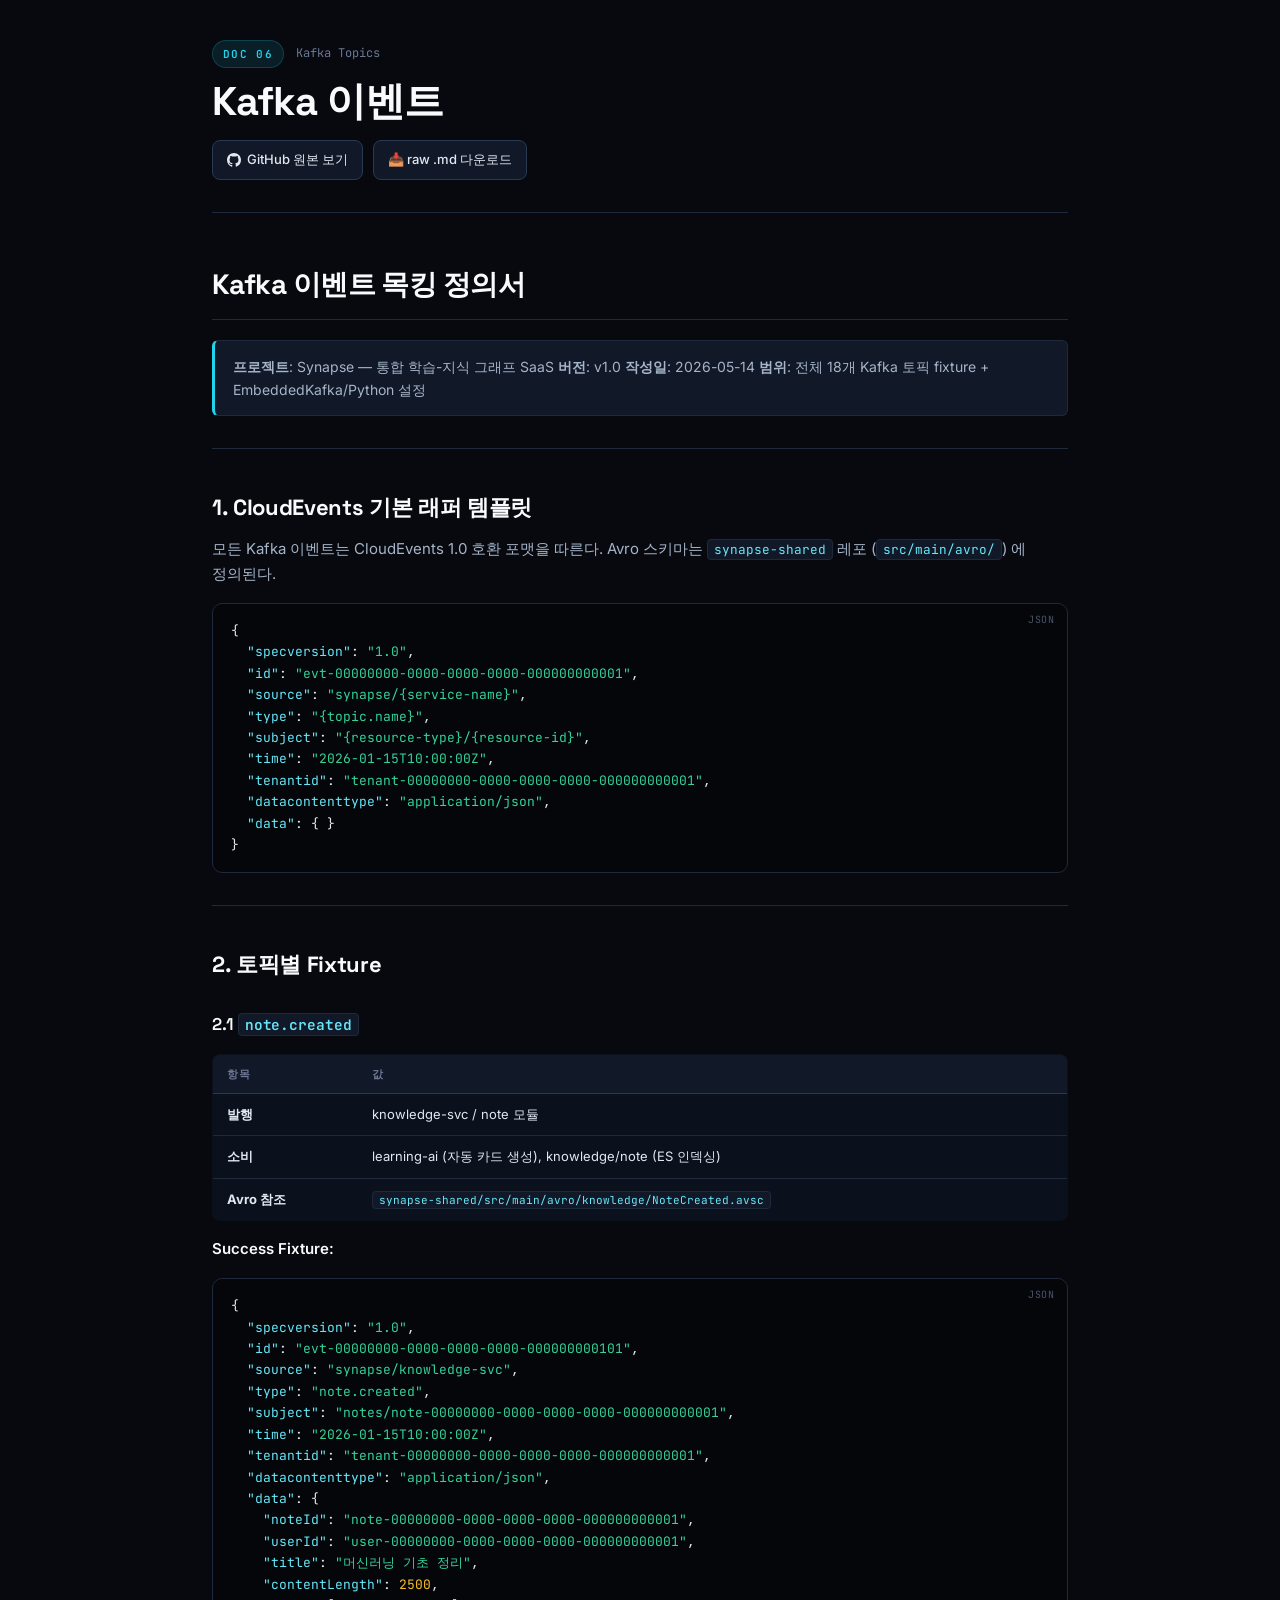
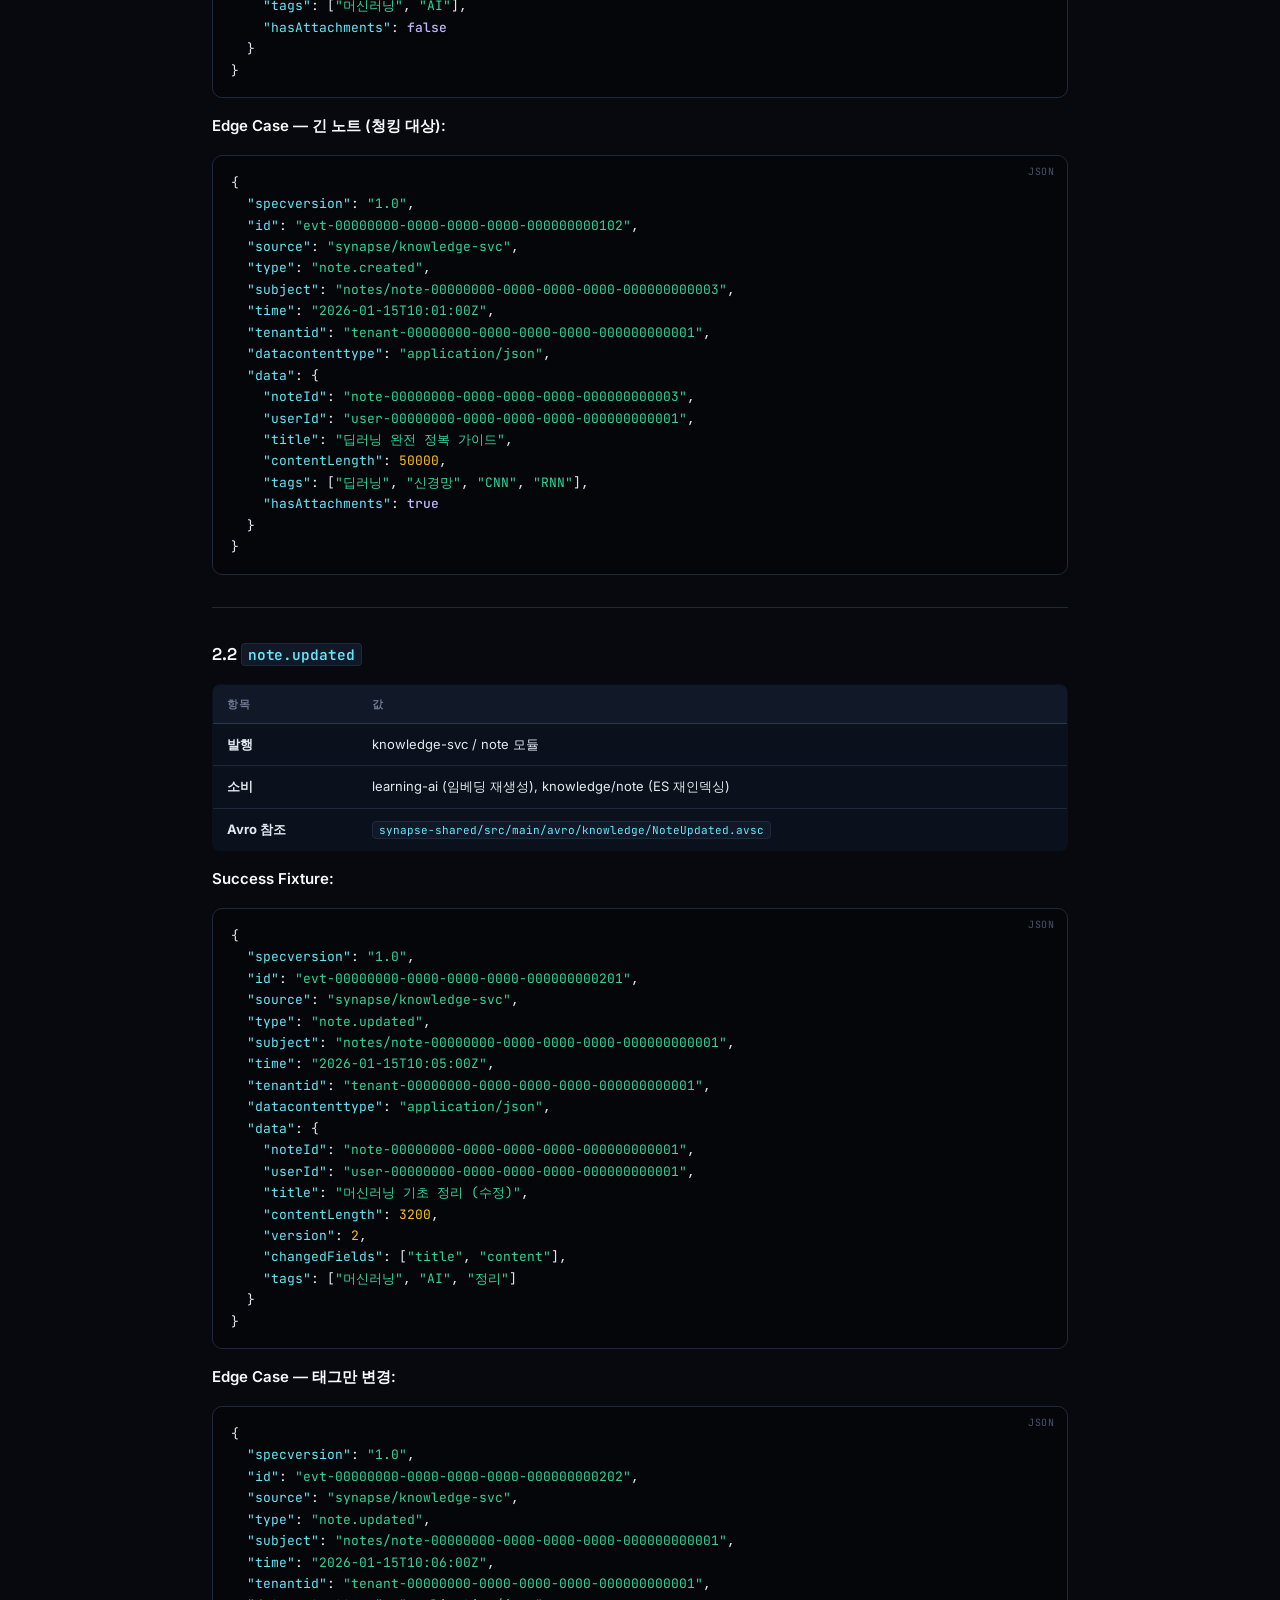
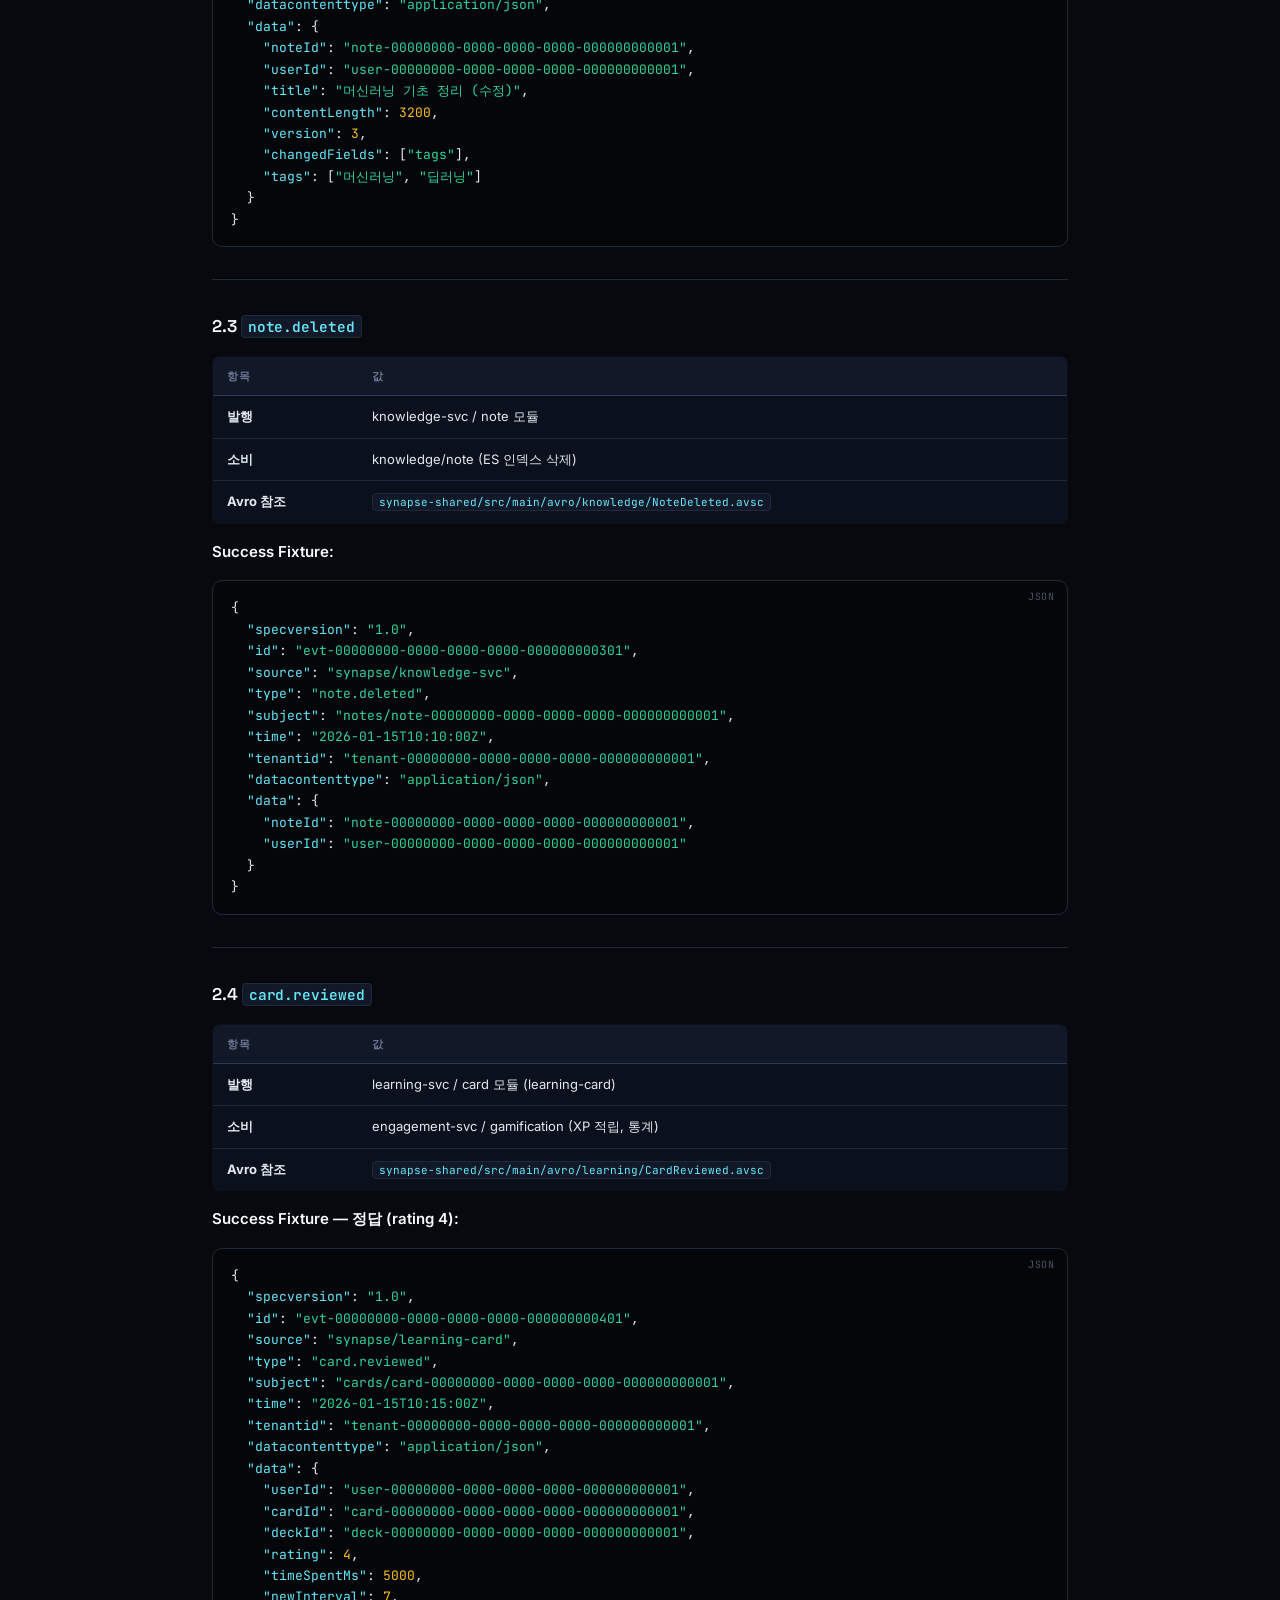
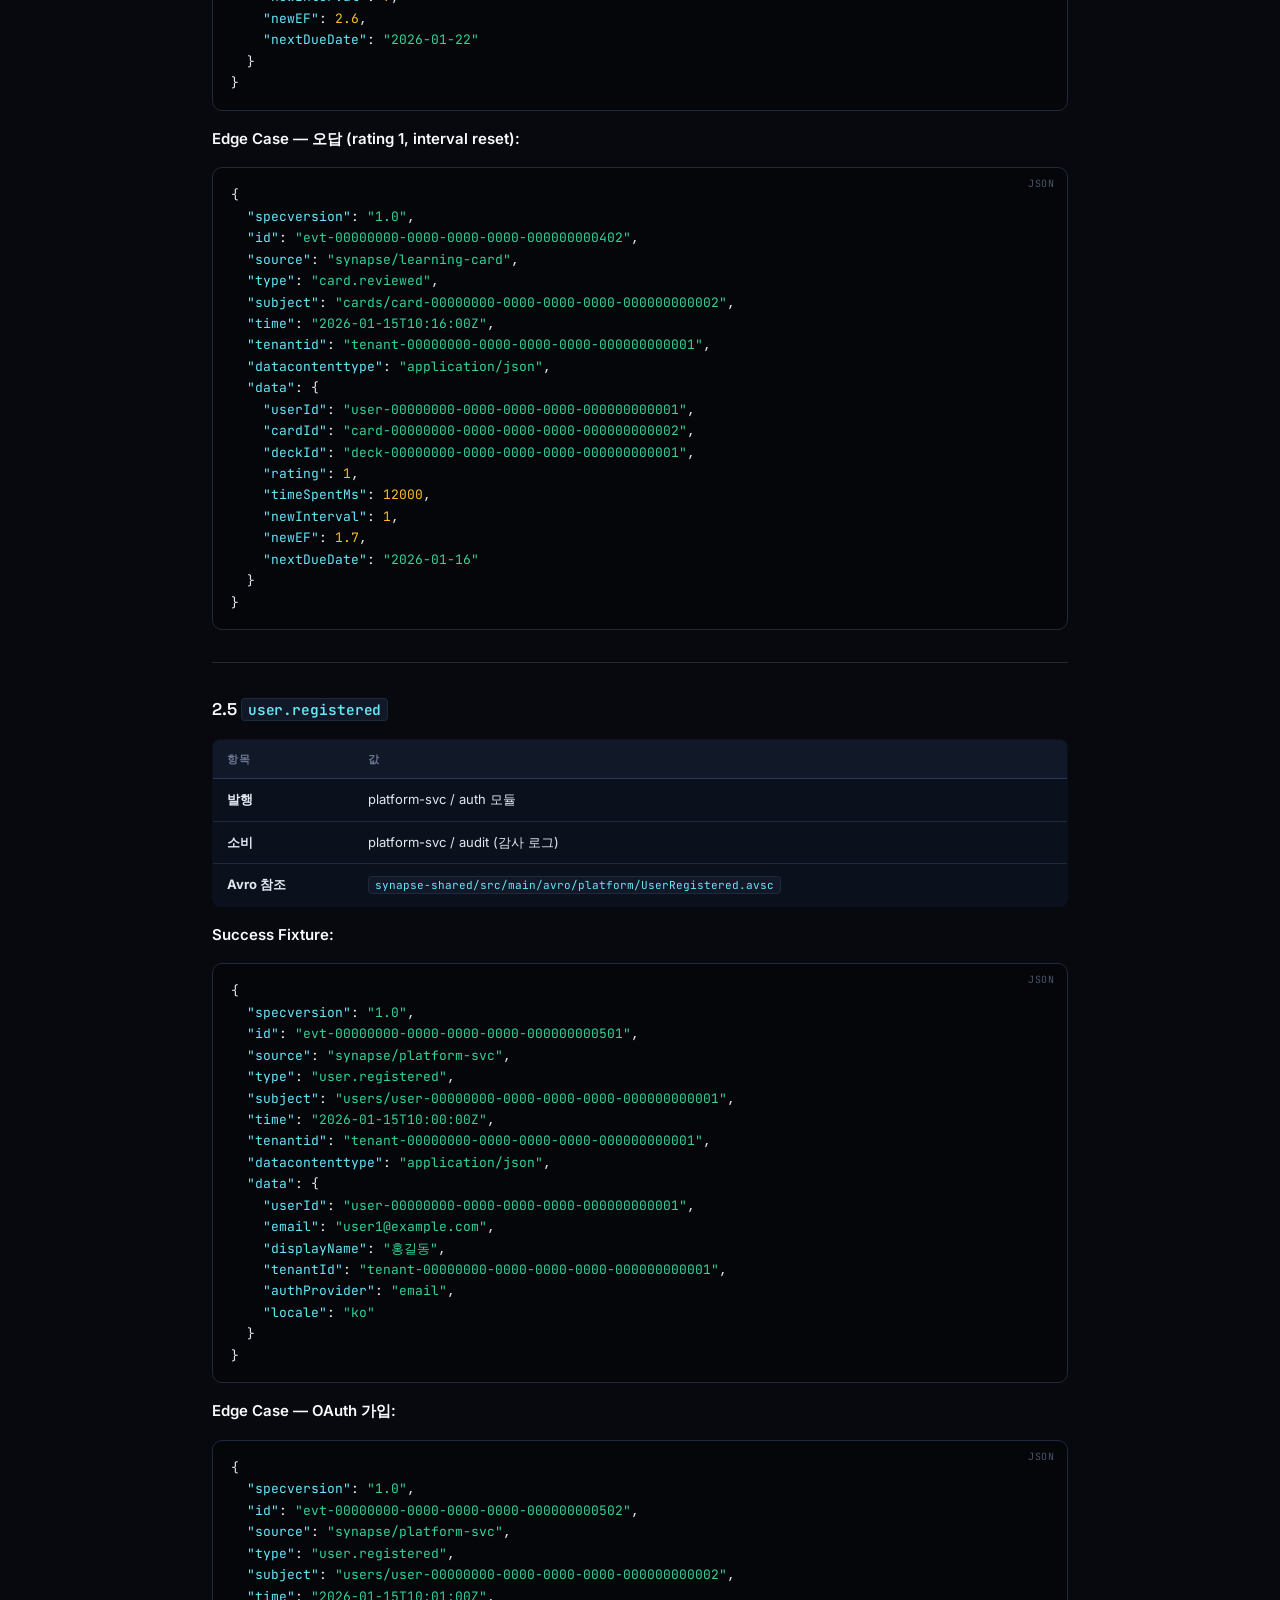
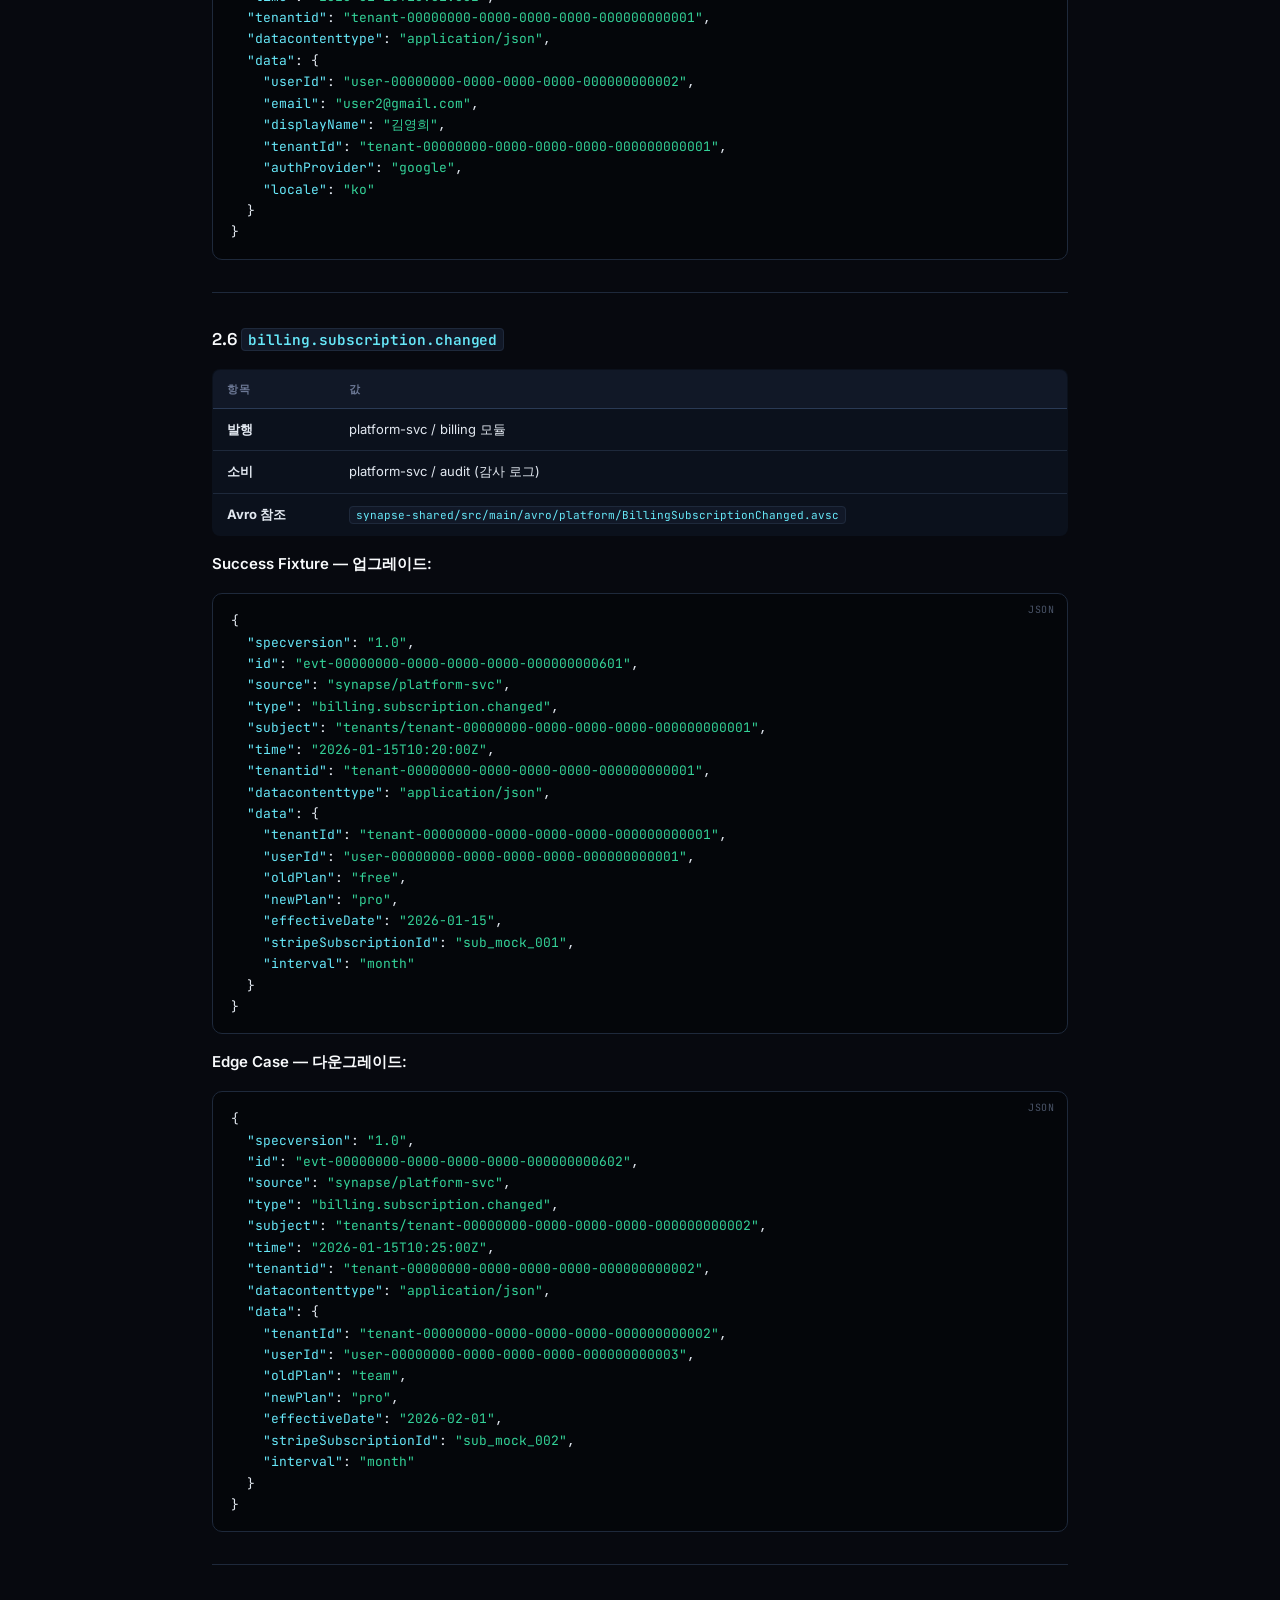
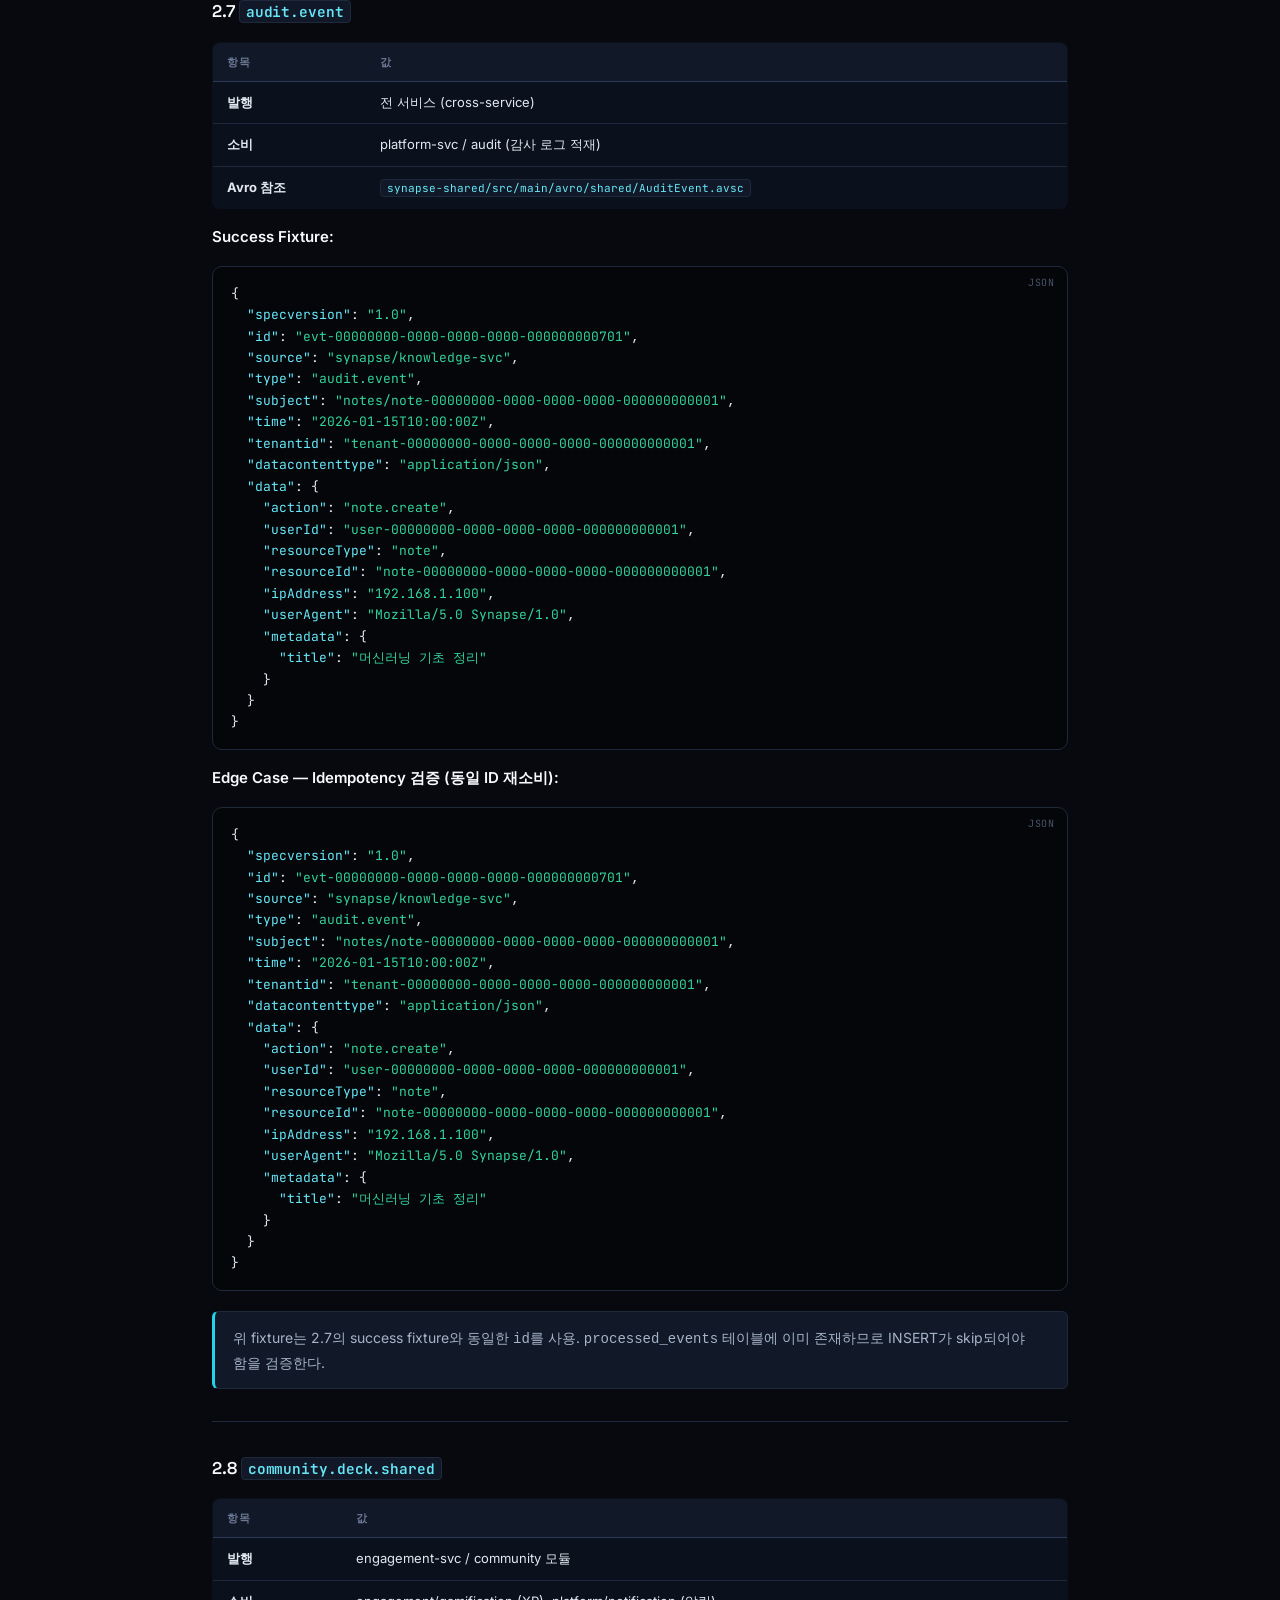
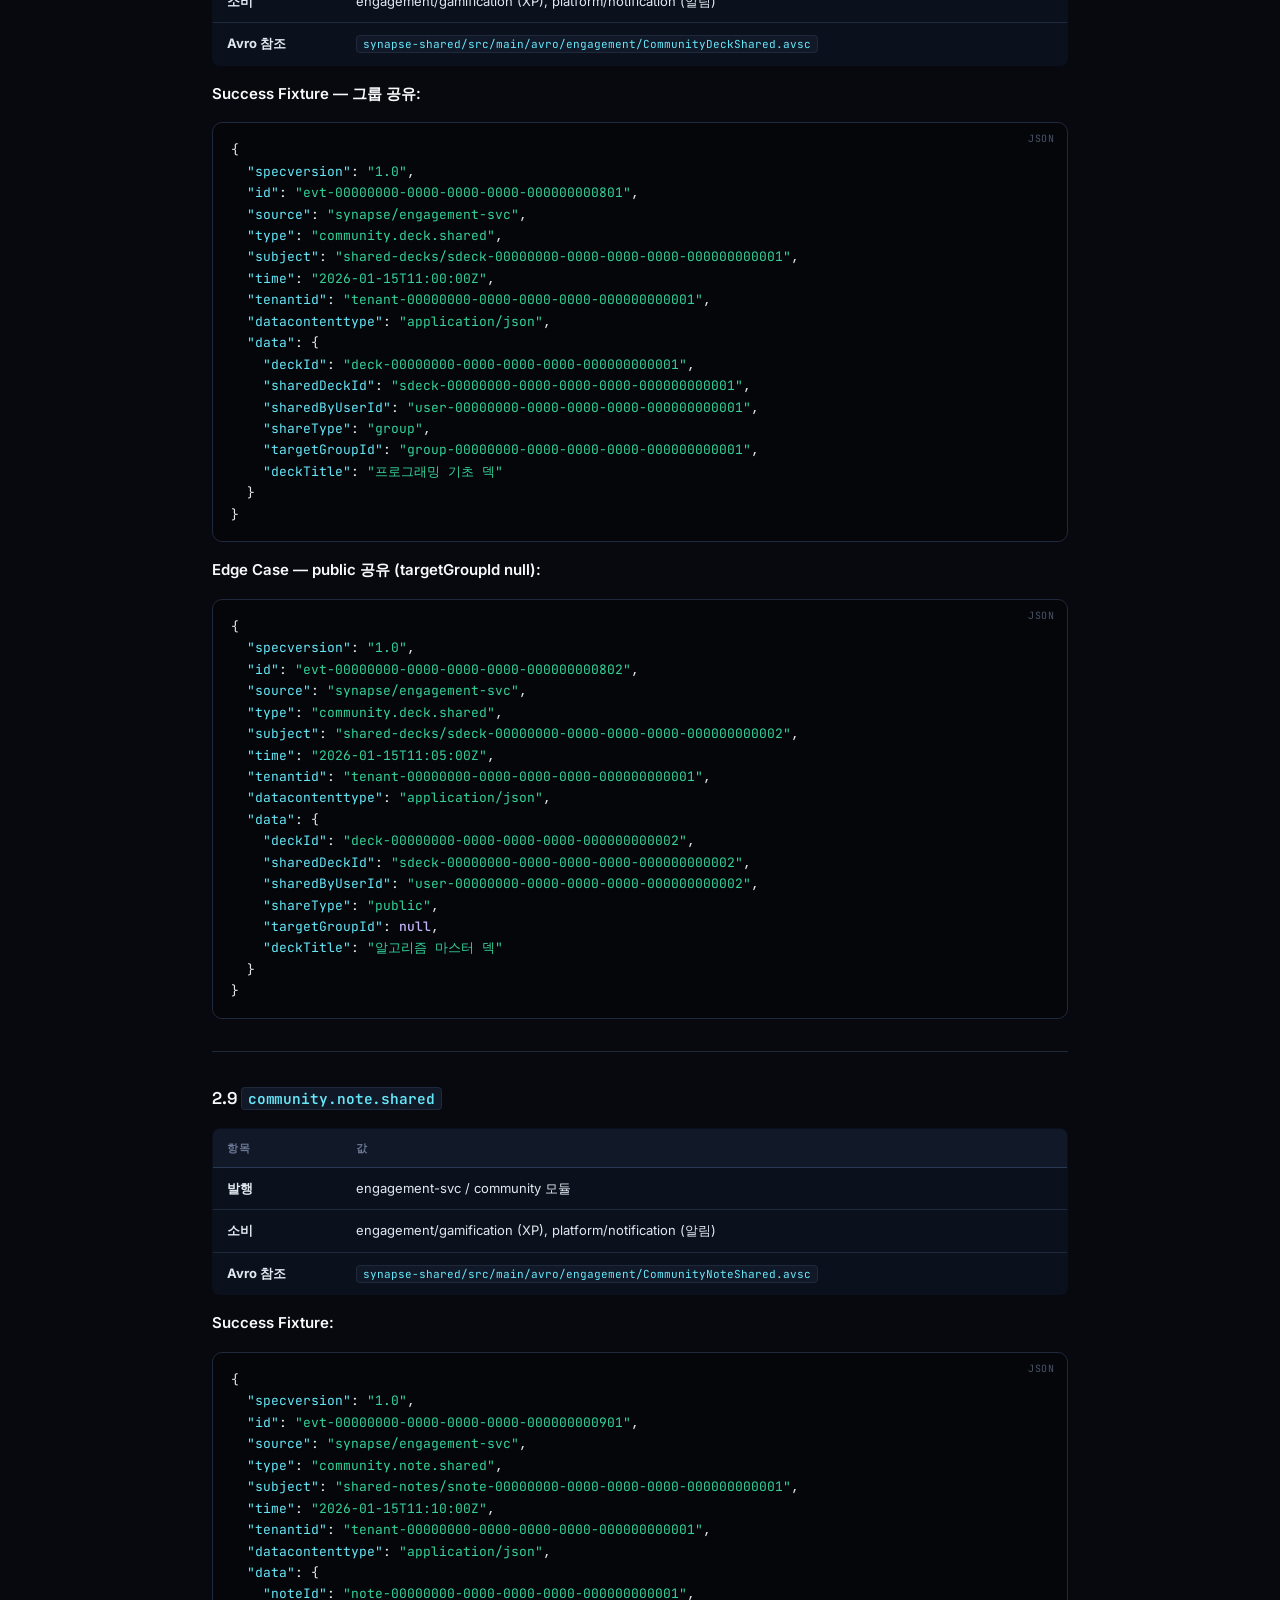
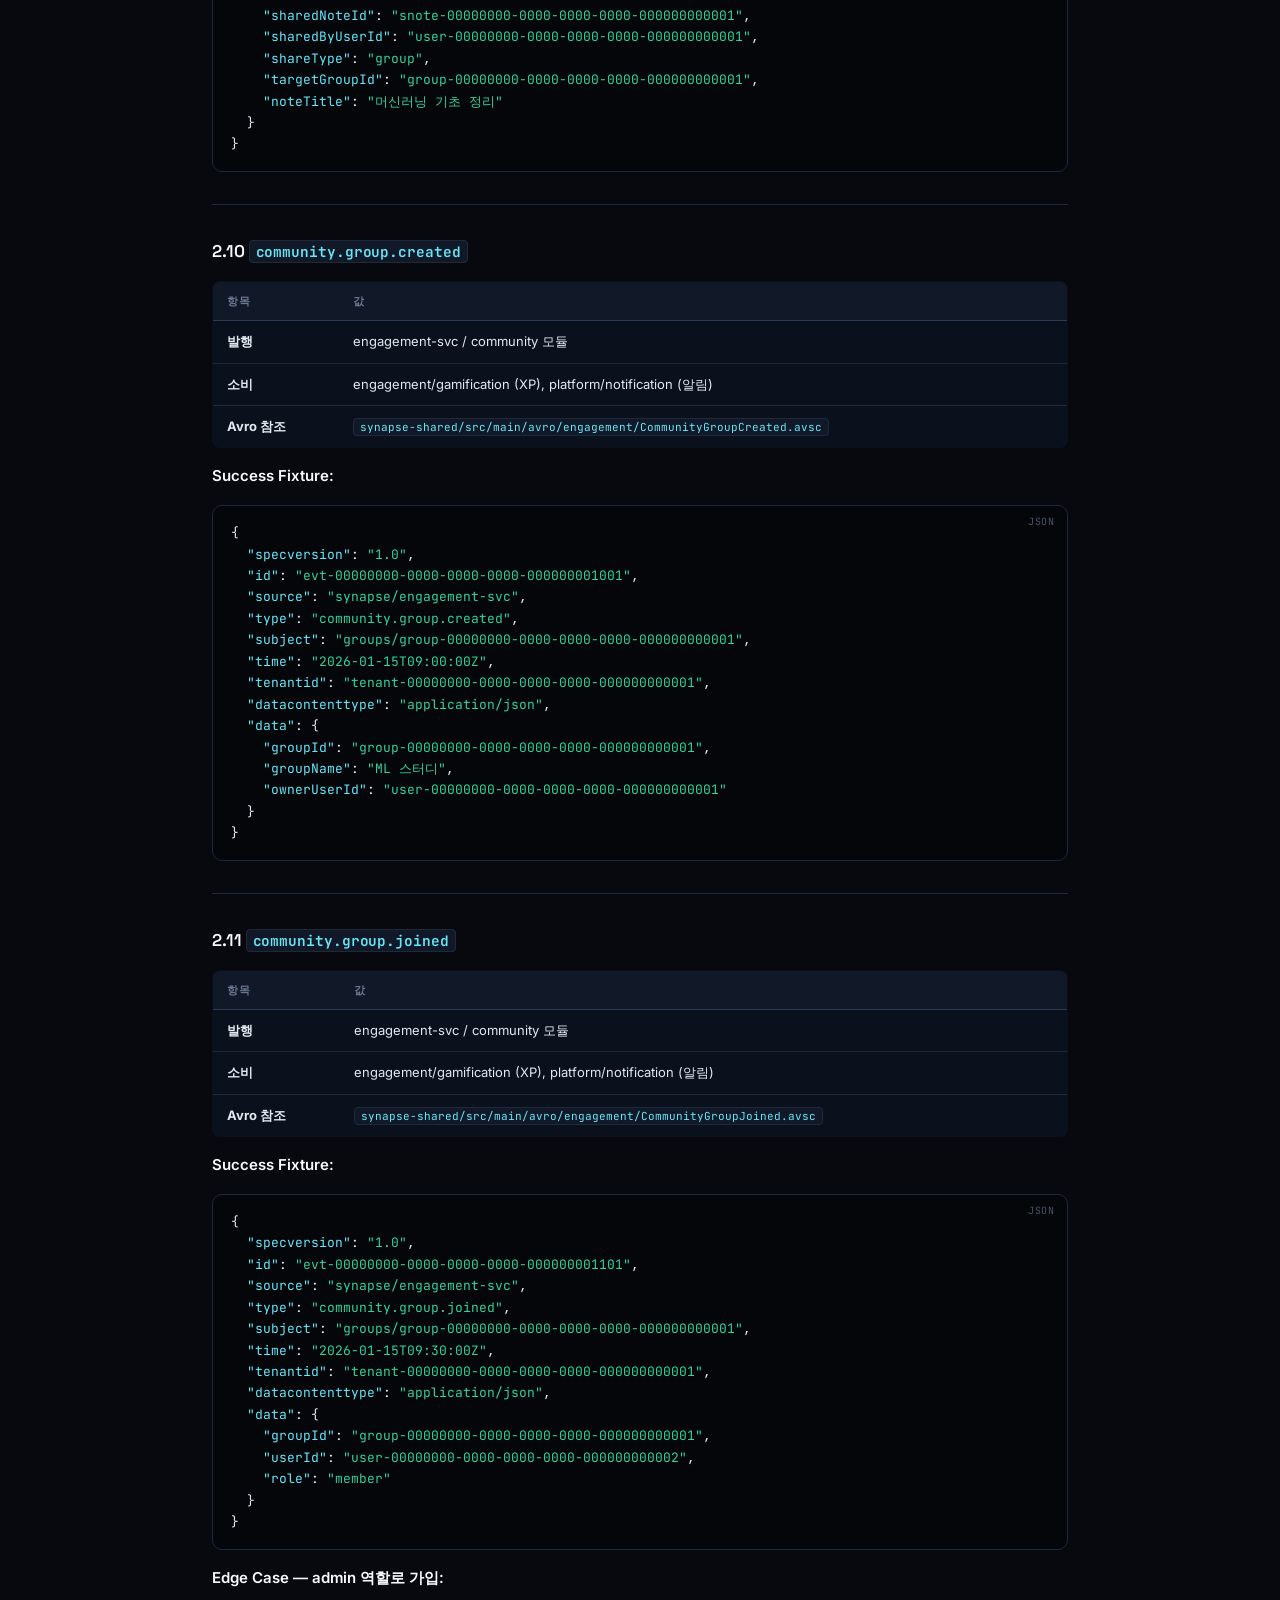
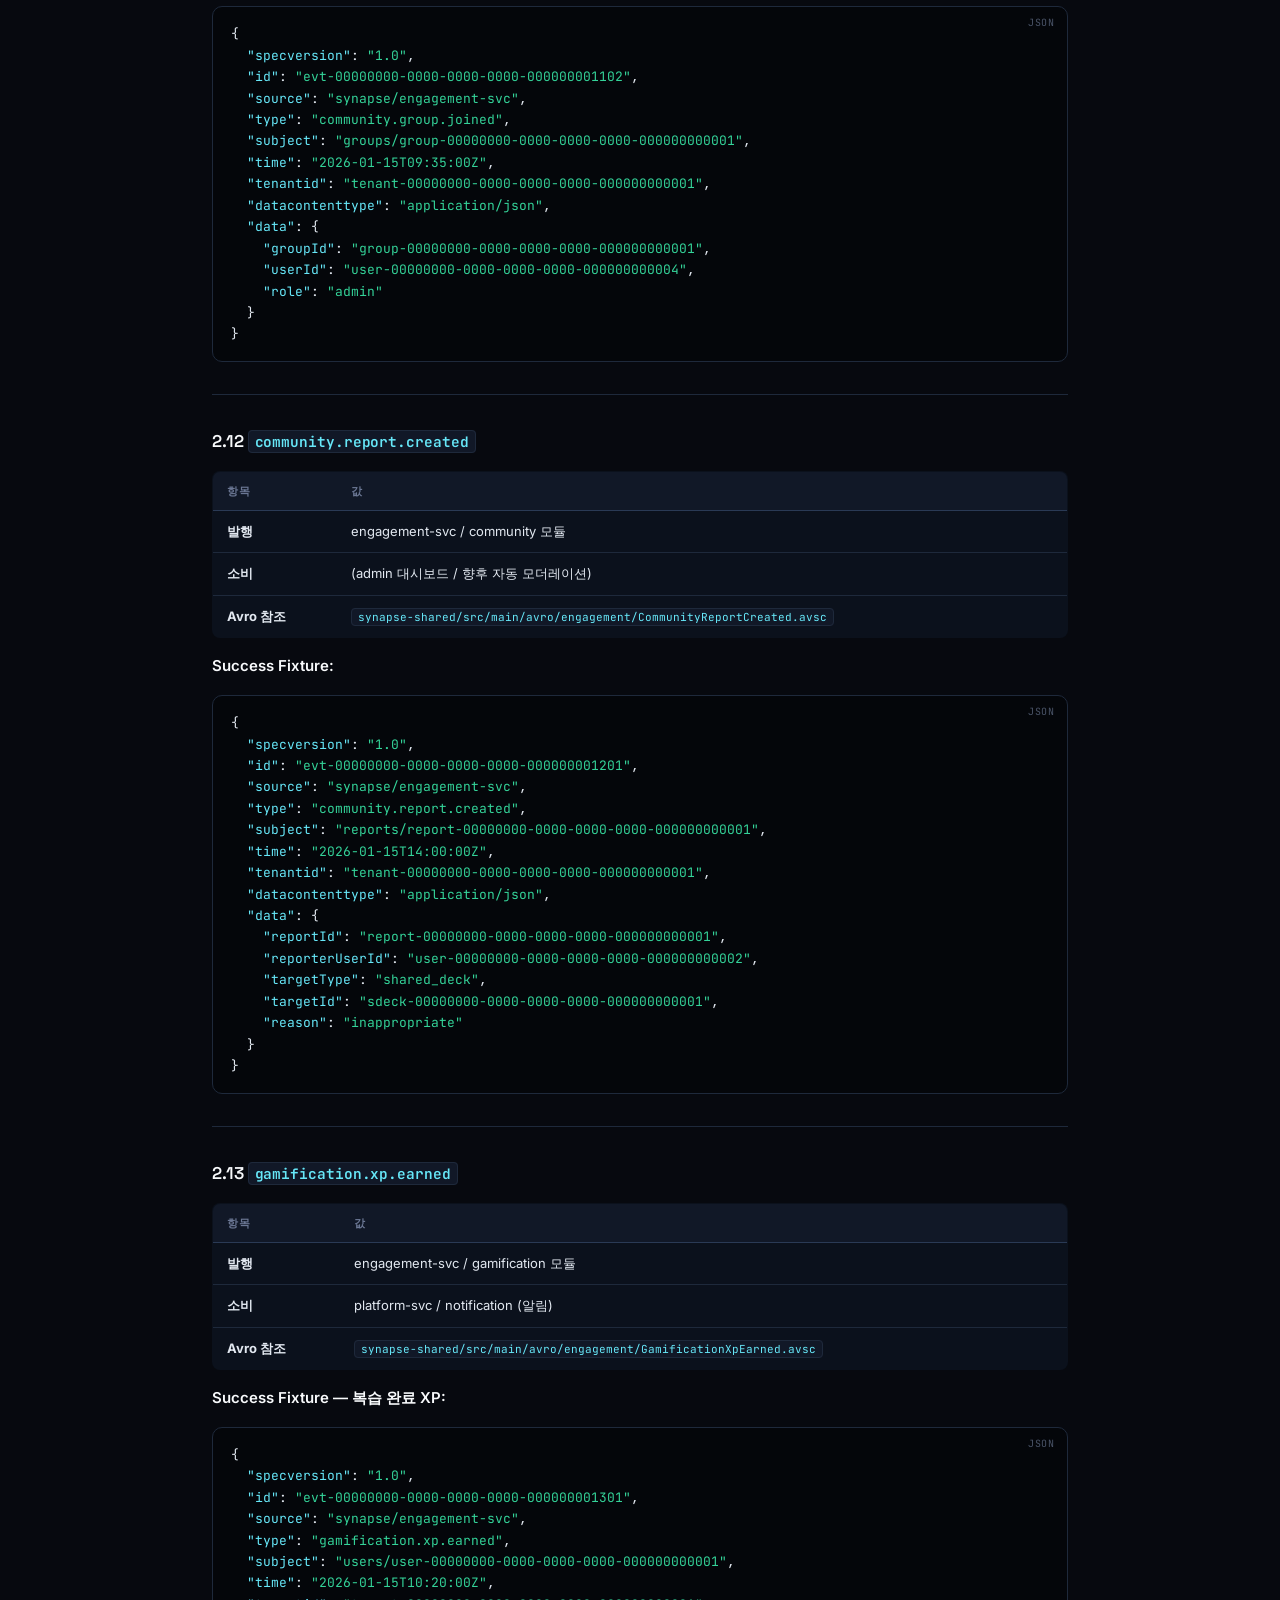
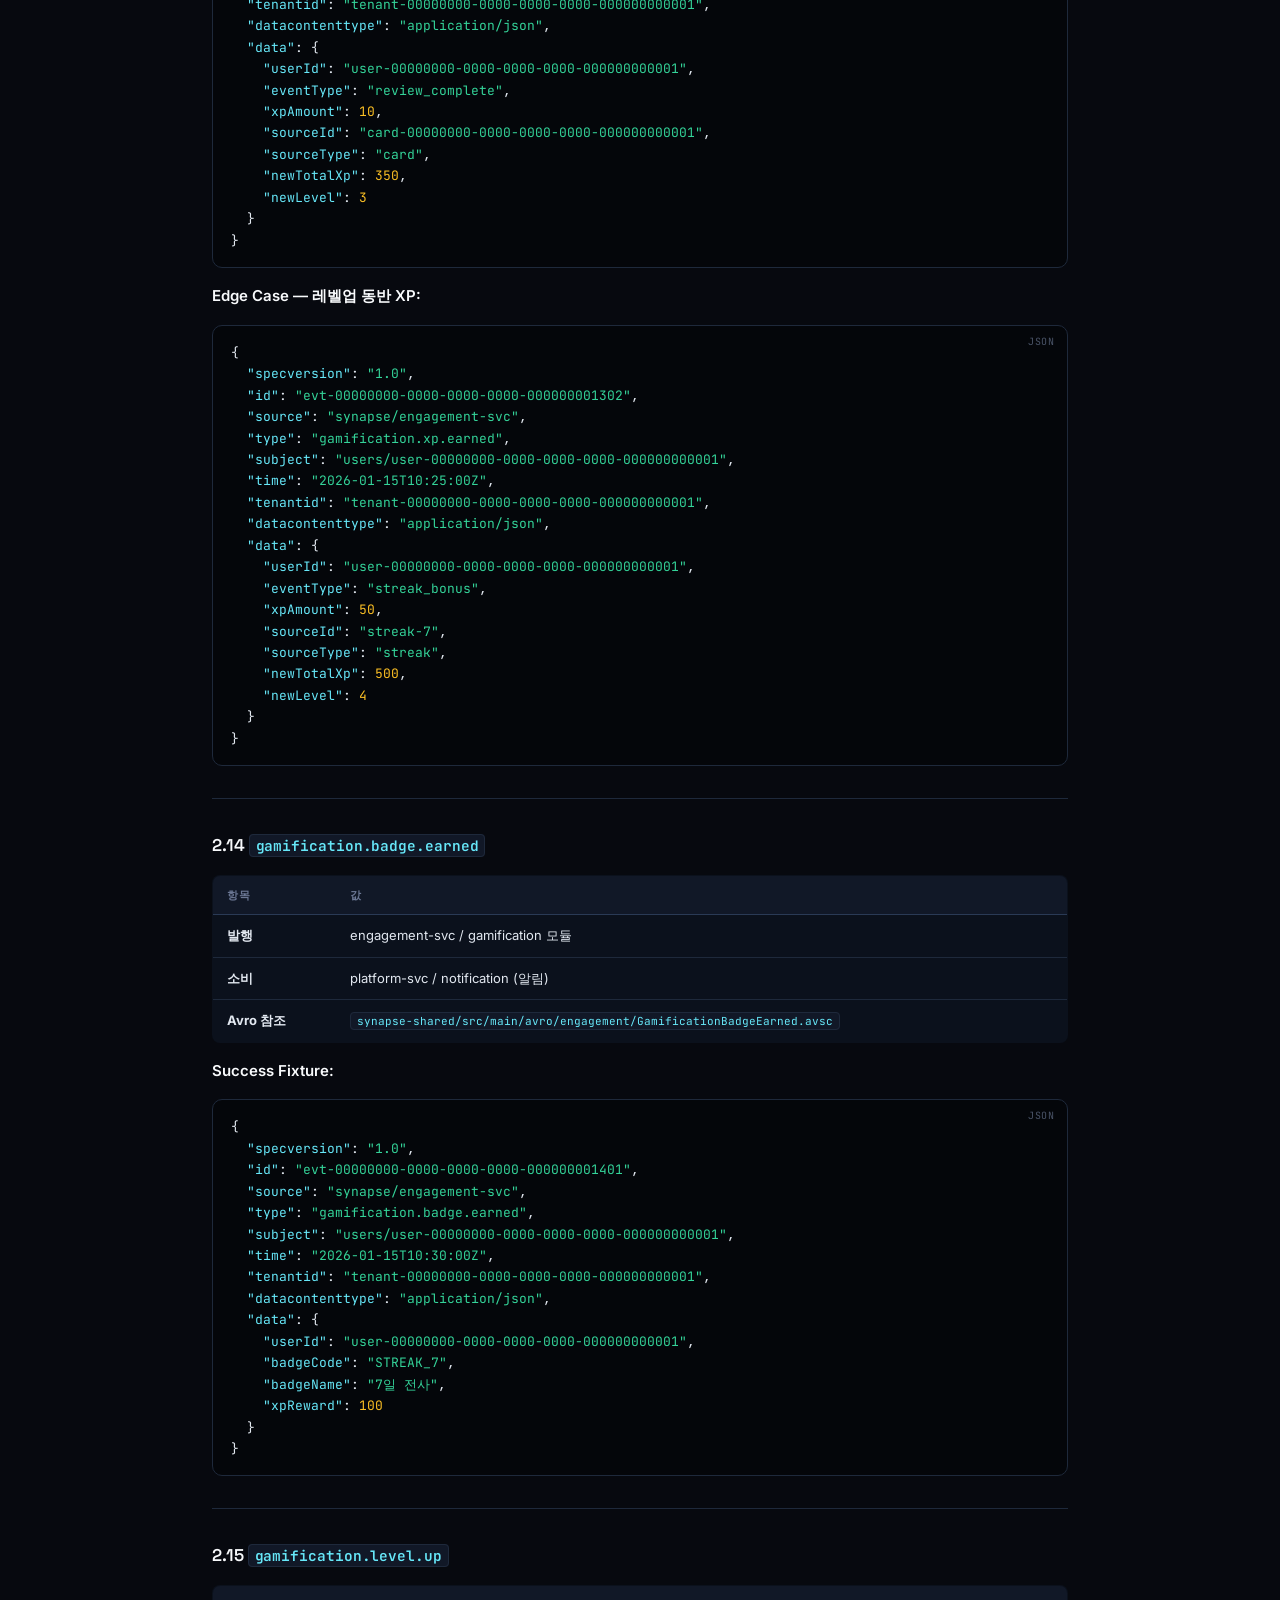
<file: docs/06-kafka.html>
<!DOCTYPE html>
<html lang="ko">
<head>
<meta charset="UTF-8" />
<meta name="viewport" content="width=device-width, initial-scale=1.0" />
<title>06 · Kafka 이벤트 — Synapse Mocking Docs</title>
<link rel="preconnect" href="https://fonts.googleapis.com" />
<link rel="preconnect" href="https://fonts.gstatic.com" crossorigin />
<link href="https://fonts.googleapis.com/css2?family=Inter:wght@400;500;600;700;800&family=JetBrains+Mono:wght@400;500;600;700&family=Space+Grotesk:wght@500;600;700&display=swap" rel="stylesheet" />
<link rel="stylesheet" href="doc-style.css" />
</head>
<body>
<div class="doc-shell">
  <header class="doc-header">
    <div class="doc-header-meta">
      <span class="doc-idx">DOC 06</span>
      <span class="doc-en">Kafka Topics</span>
    </div>
    <h1 class="doc-h1">Kafka 이벤트</h1>
    <div class="doc-links">
      <a class="doc-link" href="https://github.com/team-project-final/documents/blob/main/docs/mocking/06-kafka-event-mocking.md" target="_blank" rel="noopener">
        <svg width="14" height="14" viewBox="0 0 16 16" fill="currentColor"><path d="M8 0C3.58 0 0 3.58 0 8c0 3.54 2.29 6.53 5.47 7.59.4.07.55-.17.55-.38 0-.19-.01-.82-.01-1.49-2.01.37-2.53-.49-2.69-.94-.09-.23-.48-.94-.82-1.13-.28-.15-.68-.52-.01-.53.63-.01 1.08.58 1.23.82.72 1.21 1.87.87 2.33.66.07-.52.28-.87.51-1.07-1.78-.2-3.64-.89-3.64-3.95 0-.87.31-1.59.82-2.15-.08-.2-.36-1.02.08-2.12 0 0 .67-.21 2.2.82.64-.18 1.32-.27 2-.27.68 0 1.36.09 2 .27 1.53-1.04 2.2-.82 2.2-.82.44 1.1.16 1.92.08 2.12.51.56.82 1.27.82 2.15 0 3.07-1.87 3.75-3.65 3.95.29.25.54.73.54 1.48 0 1.07-.01 1.93-.01 2.2 0 .21.15.46.55.38A8.013 8.013 0 0016 8c0-4.42-3.58-8-8-8z"/></svg>
        GitHub 원본 보기
      </a>
      <a class="doc-link" href="https://github.com/team-project-final/documents/raw/main/docs/mocking/06-kafka-event-mocking.md" target="_blank" rel="noopener">📥 raw .md 다운로드</a>
    </div>
  </header>
  <main class="doc-body">
<h1 id="kafka-이벤트-목킹-정의서">Kafka 이벤트 목킹 정의서</h1>
<blockquote><strong>프로젝트</strong>: Synapse — 통합 학습-지식 그래프 SaaS <strong>버전</strong>: v1.0 <strong>작성일</strong>: 2026-05-14 <strong>범위</strong>: 전체 18개 Kafka 토픽 fixture + EmbeddedKafka/Python 설정</blockquote>
<hr/>
<h2 id="1-cloudevents-기본-래퍼-템플릿">1. CloudEvents 기본 래퍼 템플릿</h2>
<p>모든 Kafka 이벤트는 CloudEvents 1.0 호환 포맷을 따른다. Avro 스키마는 <code>synapse-shared</code> 레포 (<code>src/main/avro/</code>) 에 정의된다.</p>
<pre class="code-block" data-lang="json"><code>{
  <span class="key">"specversion"</span>: <span class="str">"1.0"</span>,
  <span class="key">"id"</span>: <span class="str">"evt-00000000-0000-0000-0000-000000000001"</span>,
  <span class="key">"source"</span>: <span class="str">"synapse/{service-name}"</span>,
  <span class="key">"type"</span>: <span class="str">"{topic.name}"</span>,
  <span class="key">"subject"</span>: <span class="str">"{resource-type}/{resource-id}"</span>,
  <span class="key">"time"</span>: <span class="str">"2026-01-15T10:00:00Z"</span>,
  <span class="key">"tenantid"</span>: <span class="str">"tenant-00000000-0000-0000-0000-000000000001"</span>,
  <span class="key">"datacontenttype"</span>: <span class="str">"application/json"</span>,
  <span class="key">"data"</span>: { }
}</code></pre>
<hr/>
<h2 id="2-토픽별-fixture">2. 토픽별 Fixture</h2>
<h3 id="21-notecreated">2.1 <code>note.created</code></h3>
<table class="md-table"><thead><tr><th>항목</th><th>값</th></tr></thead><tbody><tr><td><strong>발행</strong></td><td>knowledge-svc / note 모듈</td></tr><tr><td><strong>소비</strong></td><td>learning-ai (자동 카드 생성), knowledge/note (ES 인덱싱)</td></tr><tr><td><strong>Avro 참조</strong></td><td><code>synapse-shared/src/main/avro/knowledge/NoteCreated.avsc</code></td></tr></tbody></table>
<p><strong>Success Fixture:</strong></p>
<pre class="code-block" data-lang="json"><code>{
  <span class="key">"specversion"</span>: <span class="str">"1.0"</span>,
  <span class="key">"id"</span>: <span class="str">"evt-00000000-0000-0000-0000-000000000101"</span>,
  <span class="key">"source"</span>: <span class="str">"synapse/knowledge-svc"</span>,
  <span class="key">"type"</span>: <span class="str">"note.created"</span>,
  <span class="key">"subject"</span>: <span class="str">"notes/note-00000000-0000-0000-0000-000000000001"</span>,
  <span class="key">"time"</span>: <span class="str">"2026-01-15T10:00:00Z"</span>,
  <span class="key">"tenantid"</span>: <span class="str">"tenant-00000000-0000-0000-0000-000000000001"</span>,
  <span class="key">"datacontenttype"</span>: <span class="str">"application/json"</span>,
  <span class="key">"data"</span>: {
    <span class="key">"noteId"</span>: <span class="str">"note-00000000-0000-0000-0000-000000000001"</span>,
    <span class="key">"userId"</span>: <span class="str">"user-00000000-0000-0000-0000-000000000001"</span>,
    <span class="key">"title"</span>: <span class="str">"머신러닝 기초 정리"</span>,
    <span class="key">"contentLength"</span>: <span class="num">2500</span>,
    <span class="key">"tags"</span>: [<span class="str">"머신러닝"</span>, <span class="str">"AI"</span>],
    <span class="key">"hasAttachments"</span>: <span class="kw">false</span>
  }
}</code></pre>
<p><strong>Edge Case — 긴 노트 (청킹 대상):</strong></p>
<pre class="code-block" data-lang="json"><code>{
  <span class="key">"specversion"</span>: <span class="str">"1.0"</span>,
  <span class="key">"id"</span>: <span class="str">"evt-00000000-0000-0000-0000-000000000102"</span>,
  <span class="key">"source"</span>: <span class="str">"synapse/knowledge-svc"</span>,
  <span class="key">"type"</span>: <span class="str">"note.created"</span>,
  <span class="key">"subject"</span>: <span class="str">"notes/note-00000000-0000-0000-0000-000000000003"</span>,
  <span class="key">"time"</span>: <span class="str">"2026-01-15T10:01:00Z"</span>,
  <span class="key">"tenantid"</span>: <span class="str">"tenant-00000000-0000-0000-0000-000000000001"</span>,
  <span class="key">"datacontenttype"</span>: <span class="str">"application/json"</span>,
  <span class="key">"data"</span>: {
    <span class="key">"noteId"</span>: <span class="str">"note-00000000-0000-0000-0000-000000000003"</span>,
    <span class="key">"userId"</span>: <span class="str">"user-00000000-0000-0000-0000-000000000001"</span>,
    <span class="key">"title"</span>: <span class="str">"딥러닝 완전 정복 가이드"</span>,
    <span class="key">"contentLength"</span>: <span class="num">50000</span>,
    <span class="key">"tags"</span>: [<span class="str">"딥러닝"</span>, <span class="str">"신경망"</span>, <span class="str">"CNN"</span>, <span class="str">"RNN"</span>],
    <span class="key">"hasAttachments"</span>: <span class="kw">true</span>
  }
}</code></pre>
<hr/>
<h3 id="22-noteupdated">2.2 <code>note.updated</code></h3>
<table class="md-table"><thead><tr><th>항목</th><th>값</th></tr></thead><tbody><tr><td><strong>발행</strong></td><td>knowledge-svc / note 모듈</td></tr><tr><td><strong>소비</strong></td><td>learning-ai (임베딩 재생성), knowledge/note (ES 재인덱싱)</td></tr><tr><td><strong>Avro 참조</strong></td><td><code>synapse-shared/src/main/avro/knowledge/NoteUpdated.avsc</code></td></tr></tbody></table>
<p><strong>Success Fixture:</strong></p>
<pre class="code-block" data-lang="json"><code>{
  <span class="key">"specversion"</span>: <span class="str">"1.0"</span>,
  <span class="key">"id"</span>: <span class="str">"evt-00000000-0000-0000-0000-000000000201"</span>,
  <span class="key">"source"</span>: <span class="str">"synapse/knowledge-svc"</span>,
  <span class="key">"type"</span>: <span class="str">"note.updated"</span>,
  <span class="key">"subject"</span>: <span class="str">"notes/note-00000000-0000-0000-0000-000000000001"</span>,
  <span class="key">"time"</span>: <span class="str">"2026-01-15T10:05:00Z"</span>,
  <span class="key">"tenantid"</span>: <span class="str">"tenant-00000000-0000-0000-0000-000000000001"</span>,
  <span class="key">"datacontenttype"</span>: <span class="str">"application/json"</span>,
  <span class="key">"data"</span>: {
    <span class="key">"noteId"</span>: <span class="str">"note-00000000-0000-0000-0000-000000000001"</span>,
    <span class="key">"userId"</span>: <span class="str">"user-00000000-0000-0000-0000-000000000001"</span>,
    <span class="key">"title"</span>: <span class="str">"머신러닝 기초 정리 (수정)"</span>,
    <span class="key">"contentLength"</span>: <span class="num">3200</span>,
    <span class="key">"version"</span>: <span class="num">2</span>,
    <span class="key">"changedFields"</span>: [<span class="str">"title"</span>, <span class="str">"content"</span>],
    <span class="key">"tags"</span>: [<span class="str">"머신러닝"</span>, <span class="str">"AI"</span>, <span class="str">"정리"</span>]
  }
}</code></pre>
<p><strong>Edge Case — 태그만 변경:</strong></p>
<pre class="code-block" data-lang="json"><code>{
  <span class="key">"specversion"</span>: <span class="str">"1.0"</span>,
  <span class="key">"id"</span>: <span class="str">"evt-00000000-0000-0000-0000-000000000202"</span>,
  <span class="key">"source"</span>: <span class="str">"synapse/knowledge-svc"</span>,
  <span class="key">"type"</span>: <span class="str">"note.updated"</span>,
  <span class="key">"subject"</span>: <span class="str">"notes/note-00000000-0000-0000-0000-000000000001"</span>,
  <span class="key">"time"</span>: <span class="str">"2026-01-15T10:06:00Z"</span>,
  <span class="key">"tenantid"</span>: <span class="str">"tenant-00000000-0000-0000-0000-000000000001"</span>,
  <span class="key">"datacontenttype"</span>: <span class="str">"application/json"</span>,
  <span class="key">"data"</span>: {
    <span class="key">"noteId"</span>: <span class="str">"note-00000000-0000-0000-0000-000000000001"</span>,
    <span class="key">"userId"</span>: <span class="str">"user-00000000-0000-0000-0000-000000000001"</span>,
    <span class="key">"title"</span>: <span class="str">"머신러닝 기초 정리 (수정)"</span>,
    <span class="key">"contentLength"</span>: <span class="num">3200</span>,
    <span class="key">"version"</span>: <span class="num">3</span>,
    <span class="key">"changedFields"</span>: [<span class="str">"tags"</span>],
    <span class="key">"tags"</span>: [<span class="str">"머신러닝"</span>, <span class="str">"딥러닝"</span>]
  }
}</code></pre>
<hr/>
<h3 id="23-notedeleted">2.3 <code>note.deleted</code></h3>
<table class="md-table"><thead><tr><th>항목</th><th>값</th></tr></thead><tbody><tr><td><strong>발행</strong></td><td>knowledge-svc / note 모듈</td></tr><tr><td><strong>소비</strong></td><td>knowledge/note (ES 인덱스 삭제)</td></tr><tr><td><strong>Avro 참조</strong></td><td><code>synapse-shared/src/main/avro/knowledge/NoteDeleted.avsc</code></td></tr></tbody></table>
<p><strong>Success Fixture:</strong></p>
<pre class="code-block" data-lang="json"><code>{
  <span class="key">"specversion"</span>: <span class="str">"1.0"</span>,
  <span class="key">"id"</span>: <span class="str">"evt-00000000-0000-0000-0000-000000000301"</span>,
  <span class="key">"source"</span>: <span class="str">"synapse/knowledge-svc"</span>,
  <span class="key">"type"</span>: <span class="str">"note.deleted"</span>,
  <span class="key">"subject"</span>: <span class="str">"notes/note-00000000-0000-0000-0000-000000000001"</span>,
  <span class="key">"time"</span>: <span class="str">"2026-01-15T10:10:00Z"</span>,
  <span class="key">"tenantid"</span>: <span class="str">"tenant-00000000-0000-0000-0000-000000000001"</span>,
  <span class="key">"datacontenttype"</span>: <span class="str">"application/json"</span>,
  <span class="key">"data"</span>: {
    <span class="key">"noteId"</span>: <span class="str">"note-00000000-0000-0000-0000-000000000001"</span>,
    <span class="key">"userId"</span>: <span class="str">"user-00000000-0000-0000-0000-000000000001"</span>
  }
}</code></pre>
<hr/>
<h3 id="24-cardreviewed">2.4 <code>card.reviewed</code></h3>
<table class="md-table"><thead><tr><th>항목</th><th>값</th></tr></thead><tbody><tr><td><strong>발행</strong></td><td>learning-svc / card 모듈 (learning-card)</td></tr><tr><td><strong>소비</strong></td><td>engagement-svc / gamification (XP 적립, 통계)</td></tr><tr><td><strong>Avro 참조</strong></td><td><code>synapse-shared/src/main/avro/learning/CardReviewed.avsc</code></td></tr></tbody></table>
<p><strong>Success Fixture — 정답 (rating 4):</strong></p>
<pre class="code-block" data-lang="json"><code>{
  <span class="key">"specversion"</span>: <span class="str">"1.0"</span>,
  <span class="key">"id"</span>: <span class="str">"evt-00000000-0000-0000-0000-000000000401"</span>,
  <span class="key">"source"</span>: <span class="str">"synapse/learning-card"</span>,
  <span class="key">"type"</span>: <span class="str">"card.reviewed"</span>,
  <span class="key">"subject"</span>: <span class="str">"cards/card-00000000-0000-0000-0000-000000000001"</span>,
  <span class="key">"time"</span>: <span class="str">"2026-01-15T10:15:00Z"</span>,
  <span class="key">"tenantid"</span>: <span class="str">"tenant-00000000-0000-0000-0000-000000000001"</span>,
  <span class="key">"datacontenttype"</span>: <span class="str">"application/json"</span>,
  <span class="key">"data"</span>: {
    <span class="key">"userId"</span>: <span class="str">"user-00000000-0000-0000-0000-000000000001"</span>,
    <span class="key">"cardId"</span>: <span class="str">"card-00000000-0000-0000-0000-000000000001"</span>,
    <span class="key">"deckId"</span>: <span class="str">"deck-00000000-0000-0000-0000-000000000001"</span>,
    <span class="key">"rating"</span>: <span class="num">4</span>,
    <span class="key">"timeSpentMs"</span>: <span class="num">5000</span>,
    <span class="key">"newInterval"</span>: <span class="num">7</span>,
    <span class="key">"newEF"</span>: <span class="num">2.6</span>,
    <span class="key">"nextDueDate"</span>: <span class="str">"2026-01-22"</span>
  }
}</code></pre>
<p><strong>Edge Case — 오답 (rating 1, interval reset):</strong></p>
<pre class="code-block" data-lang="json"><code>{
  <span class="key">"specversion"</span>: <span class="str">"1.0"</span>,
  <span class="key">"id"</span>: <span class="str">"evt-00000000-0000-0000-0000-000000000402"</span>,
  <span class="key">"source"</span>: <span class="str">"synapse/learning-card"</span>,
  <span class="key">"type"</span>: <span class="str">"card.reviewed"</span>,
  <span class="key">"subject"</span>: <span class="str">"cards/card-00000000-0000-0000-0000-000000000002"</span>,
  <span class="key">"time"</span>: <span class="str">"2026-01-15T10:16:00Z"</span>,
  <span class="key">"tenantid"</span>: <span class="str">"tenant-00000000-0000-0000-0000-000000000001"</span>,
  <span class="key">"datacontenttype"</span>: <span class="str">"application/json"</span>,
  <span class="key">"data"</span>: {
    <span class="key">"userId"</span>: <span class="str">"user-00000000-0000-0000-0000-000000000001"</span>,
    <span class="key">"cardId"</span>: <span class="str">"card-00000000-0000-0000-0000-000000000002"</span>,
    <span class="key">"deckId"</span>: <span class="str">"deck-00000000-0000-0000-0000-000000000001"</span>,
    <span class="key">"rating"</span>: <span class="num">1</span>,
    <span class="key">"timeSpentMs"</span>: <span class="num">12000</span>,
    <span class="key">"newInterval"</span>: <span class="num">1</span>,
    <span class="key">"newEF"</span>: <span class="num">1.7</span>,
    <span class="key">"nextDueDate"</span>: <span class="str">"2026-01-16"</span>
  }
}</code></pre>
<hr/>
<h3 id="25-userregistered">2.5 <code>user.registered</code></h3>
<table class="md-table"><thead><tr><th>항목</th><th>값</th></tr></thead><tbody><tr><td><strong>발행</strong></td><td>platform-svc / auth 모듈</td></tr><tr><td><strong>소비</strong></td><td>platform-svc / audit (감사 로그)</td></tr><tr><td><strong>Avro 참조</strong></td><td><code>synapse-shared/src/main/avro/platform/UserRegistered.avsc</code></td></tr></tbody></table>
<p><strong>Success Fixture:</strong></p>
<pre class="code-block" data-lang="json"><code>{
  <span class="key">"specversion"</span>: <span class="str">"1.0"</span>,
  <span class="key">"id"</span>: <span class="str">"evt-00000000-0000-0000-0000-000000000501"</span>,
  <span class="key">"source"</span>: <span class="str">"synapse/platform-svc"</span>,
  <span class="key">"type"</span>: <span class="str">"user.registered"</span>,
  <span class="key">"subject"</span>: <span class="str">"users/user-00000000-0000-0000-0000-000000000001"</span>,
  <span class="key">"time"</span>: <span class="str">"2026-01-15T10:00:00Z"</span>,
  <span class="key">"tenantid"</span>: <span class="str">"tenant-00000000-0000-0000-0000-000000000001"</span>,
  <span class="key">"datacontenttype"</span>: <span class="str">"application/json"</span>,
  <span class="key">"data"</span>: {
    <span class="key">"userId"</span>: <span class="str">"user-00000000-0000-0000-0000-000000000001"</span>,
    <span class="key">"email"</span>: <span class="str">"user1@example.com"</span>,
    <span class="key">"displayName"</span>: <span class="str">"홍길동"</span>,
    <span class="key">"tenantId"</span>: <span class="str">"tenant-00000000-0000-0000-0000-000000000001"</span>,
    <span class="key">"authProvider"</span>: <span class="str">"email"</span>,
    <span class="key">"locale"</span>: <span class="str">"ko"</span>
  }
}</code></pre>
<p><strong>Edge Case — OAuth 가입:</strong></p>
<pre class="code-block" data-lang="json"><code>{
  <span class="key">"specversion"</span>: <span class="str">"1.0"</span>,
  <span class="key">"id"</span>: <span class="str">"evt-00000000-0000-0000-0000-000000000502"</span>,
  <span class="key">"source"</span>: <span class="str">"synapse/platform-svc"</span>,
  <span class="key">"type"</span>: <span class="str">"user.registered"</span>,
  <span class="key">"subject"</span>: <span class="str">"users/user-00000000-0000-0000-0000-000000000002"</span>,
  <span class="key">"time"</span>: <span class="str">"2026-01-15T10:01:00Z"</span>,
  <span class="key">"tenantid"</span>: <span class="str">"tenant-00000000-0000-0000-0000-000000000001"</span>,
  <span class="key">"datacontenttype"</span>: <span class="str">"application/json"</span>,
  <span class="key">"data"</span>: {
    <span class="key">"userId"</span>: <span class="str">"user-00000000-0000-0000-0000-000000000002"</span>,
    <span class="key">"email"</span>: <span class="str">"user2@gmail.com"</span>,
    <span class="key">"displayName"</span>: <span class="str">"김영희"</span>,
    <span class="key">"tenantId"</span>: <span class="str">"tenant-00000000-0000-0000-0000-000000000001"</span>,
    <span class="key">"authProvider"</span>: <span class="str">"google"</span>,
    <span class="key">"locale"</span>: <span class="str">"ko"</span>
  }
}</code></pre>
<hr/>
<h3 id="26-billingsubscriptionchanged">2.6 <code>billing.subscription.changed</code></h3>
<table class="md-table"><thead><tr><th>항목</th><th>값</th></tr></thead><tbody><tr><td><strong>발행</strong></td><td>platform-svc / billing 모듈</td></tr><tr><td><strong>소비</strong></td><td>platform-svc / audit (감사 로그)</td></tr><tr><td><strong>Avro 참조</strong></td><td><code>synapse-shared/src/main/avro/platform/BillingSubscriptionChanged.avsc</code></td></tr></tbody></table>
<p><strong>Success Fixture — 업그레이드:</strong></p>
<pre class="code-block" data-lang="json"><code>{
  <span class="key">"specversion"</span>: <span class="str">"1.0"</span>,
  <span class="key">"id"</span>: <span class="str">"evt-00000000-0000-0000-0000-000000000601"</span>,
  <span class="key">"source"</span>: <span class="str">"synapse/platform-svc"</span>,
  <span class="key">"type"</span>: <span class="str">"billing.subscription.changed"</span>,
  <span class="key">"subject"</span>: <span class="str">"tenants/tenant-00000000-0000-0000-0000-000000000001"</span>,
  <span class="key">"time"</span>: <span class="str">"2026-01-15T10:20:00Z"</span>,
  <span class="key">"tenantid"</span>: <span class="str">"tenant-00000000-0000-0000-0000-000000000001"</span>,
  <span class="key">"datacontenttype"</span>: <span class="str">"application/json"</span>,
  <span class="key">"data"</span>: {
    <span class="key">"tenantId"</span>: <span class="str">"tenant-00000000-0000-0000-0000-000000000001"</span>,
    <span class="key">"userId"</span>: <span class="str">"user-00000000-0000-0000-0000-000000000001"</span>,
    <span class="key">"oldPlan"</span>: <span class="str">"free"</span>,
    <span class="key">"newPlan"</span>: <span class="str">"pro"</span>,
    <span class="key">"effectiveDate"</span>: <span class="str">"2026-01-15"</span>,
    <span class="key">"stripeSubscriptionId"</span>: <span class="str">"sub_mock_001"</span>,
    <span class="key">"interval"</span>: <span class="str">"month"</span>
  }
}</code></pre>
<p><strong>Edge Case — 다운그레이드:</strong></p>
<pre class="code-block" data-lang="json"><code>{
  <span class="key">"specversion"</span>: <span class="str">"1.0"</span>,
  <span class="key">"id"</span>: <span class="str">"evt-00000000-0000-0000-0000-000000000602"</span>,
  <span class="key">"source"</span>: <span class="str">"synapse/platform-svc"</span>,
  <span class="key">"type"</span>: <span class="str">"billing.subscription.changed"</span>,
  <span class="key">"subject"</span>: <span class="str">"tenants/tenant-00000000-0000-0000-0000-000000000002"</span>,
  <span class="key">"time"</span>: <span class="str">"2026-01-15T10:25:00Z"</span>,
  <span class="key">"tenantid"</span>: <span class="str">"tenant-00000000-0000-0000-0000-000000000002"</span>,
  <span class="key">"datacontenttype"</span>: <span class="str">"application/json"</span>,
  <span class="key">"data"</span>: {
    <span class="key">"tenantId"</span>: <span class="str">"tenant-00000000-0000-0000-0000-000000000002"</span>,
    <span class="key">"userId"</span>: <span class="str">"user-00000000-0000-0000-0000-000000000003"</span>,
    <span class="key">"oldPlan"</span>: <span class="str">"team"</span>,
    <span class="key">"newPlan"</span>: <span class="str">"pro"</span>,
    <span class="key">"effectiveDate"</span>: <span class="str">"2026-02-01"</span>,
    <span class="key">"stripeSubscriptionId"</span>: <span class="str">"sub_mock_002"</span>,
    <span class="key">"interval"</span>: <span class="str">"month"</span>
  }
}</code></pre>
<hr/>
<h3 id="27-auditevent">2.7 <code>audit.event</code></h3>
<table class="md-table"><thead><tr><th>항목</th><th>값</th></tr></thead><tbody><tr><td><strong>발행</strong></td><td>전 서비스 (cross-service)</td></tr><tr><td><strong>소비</strong></td><td>platform-svc / audit (감사 로그 적재)</td></tr><tr><td><strong>Avro 참조</strong></td><td><code>synapse-shared/src/main/avro/shared/AuditEvent.avsc</code></td></tr></tbody></table>
<p><strong>Success Fixture:</strong></p>
<pre class="code-block" data-lang="json"><code>{
  <span class="key">"specversion"</span>: <span class="str">"1.0"</span>,
  <span class="key">"id"</span>: <span class="str">"evt-00000000-0000-0000-0000-000000000701"</span>,
  <span class="key">"source"</span>: <span class="str">"synapse/knowledge-svc"</span>,
  <span class="key">"type"</span>: <span class="str">"audit.event"</span>,
  <span class="key">"subject"</span>: <span class="str">"notes/note-00000000-0000-0000-0000-000000000001"</span>,
  <span class="key">"time"</span>: <span class="str">"2026-01-15T10:00:00Z"</span>,
  <span class="key">"tenantid"</span>: <span class="str">"tenant-00000000-0000-0000-0000-000000000001"</span>,
  <span class="key">"datacontenttype"</span>: <span class="str">"application/json"</span>,
  <span class="key">"data"</span>: {
    <span class="key">"action"</span>: <span class="str">"note.create"</span>,
    <span class="key">"userId"</span>: <span class="str">"user-00000000-0000-0000-0000-000000000001"</span>,
    <span class="key">"resourceType"</span>: <span class="str">"note"</span>,
    <span class="key">"resourceId"</span>: <span class="str">"note-00000000-0000-0000-0000-000000000001"</span>,
    <span class="key">"ipAddress"</span>: <span class="str">"192.168.1.100"</span>,
    <span class="key">"userAgent"</span>: <span class="str">"Mozilla/5.0 Synapse/1.0"</span>,
    <span class="key">"metadata"</span>: {
      <span class="key">"title"</span>: <span class="str">"머신러닝 기초 정리"</span>
    }
  }
}</code></pre>
<p><strong>Edge Case — Idempotency 검증 (동일 ID 재소비):</strong></p>
<pre class="code-block" data-lang="json"><code>{
  <span class="key">"specversion"</span>: <span class="str">"1.0"</span>,
  <span class="key">"id"</span>: <span class="str">"evt-00000000-0000-0000-0000-000000000701"</span>,
  <span class="key">"source"</span>: <span class="str">"synapse/knowledge-svc"</span>,
  <span class="key">"type"</span>: <span class="str">"audit.event"</span>,
  <span class="key">"subject"</span>: <span class="str">"notes/note-00000000-0000-0000-0000-000000000001"</span>,
  <span class="key">"time"</span>: <span class="str">"2026-01-15T10:00:00Z"</span>,
  <span class="key">"tenantid"</span>: <span class="str">"tenant-00000000-0000-0000-0000-000000000001"</span>,
  <span class="key">"datacontenttype"</span>: <span class="str">"application/json"</span>,
  <span class="key">"data"</span>: {
    <span class="key">"action"</span>: <span class="str">"note.create"</span>,
    <span class="key">"userId"</span>: <span class="str">"user-00000000-0000-0000-0000-000000000001"</span>,
    <span class="key">"resourceType"</span>: <span class="str">"note"</span>,
    <span class="key">"resourceId"</span>: <span class="str">"note-00000000-0000-0000-0000-000000000001"</span>,
    <span class="key">"ipAddress"</span>: <span class="str">"192.168.1.100"</span>,
    <span class="key">"userAgent"</span>: <span class="str">"Mozilla/5.0 Synapse/1.0"</span>,
    <span class="key">"metadata"</span>: {
      <span class="key">"title"</span>: <span class="str">"머신러닝 기초 정리"</span>
    }
  }
}</code></pre>
<blockquote>위 fixture는 2.7의 success fixture와 동일한 <code>id</code>를 사용. <code>processed_events</code> 테이블에 이미 존재하므로 INSERT가 skip되어야 함을 검증한다.</blockquote>
<hr/>
<h3 id="28-communitydeckshared">2.8 <code>community.deck.shared</code></h3>
<table class="md-table"><thead><tr><th>항목</th><th>값</th></tr></thead><tbody><tr><td><strong>발행</strong></td><td>engagement-svc / community 모듈</td></tr><tr><td><strong>소비</strong></td><td>engagement/gamification (XP), platform/notification (알림)</td></tr><tr><td><strong>Avro 참조</strong></td><td><code>synapse-shared/src/main/avro/engagement/CommunityDeckShared.avsc</code></td></tr></tbody></table>
<p><strong>Success Fixture — 그룹 공유:</strong></p>
<pre class="code-block" data-lang="json"><code>{
  <span class="key">"specversion"</span>: <span class="str">"1.0"</span>,
  <span class="key">"id"</span>: <span class="str">"evt-00000000-0000-0000-0000-000000000801"</span>,
  <span class="key">"source"</span>: <span class="str">"synapse/engagement-svc"</span>,
  <span class="key">"type"</span>: <span class="str">"community.deck.shared"</span>,
  <span class="key">"subject"</span>: <span class="str">"shared-decks/sdeck-00000000-0000-0000-0000-000000000001"</span>,
  <span class="key">"time"</span>: <span class="str">"2026-01-15T11:00:00Z"</span>,
  <span class="key">"tenantid"</span>: <span class="str">"tenant-00000000-0000-0000-0000-000000000001"</span>,
  <span class="key">"datacontenttype"</span>: <span class="str">"application/json"</span>,
  <span class="key">"data"</span>: {
    <span class="key">"deckId"</span>: <span class="str">"deck-00000000-0000-0000-0000-000000000001"</span>,
    <span class="key">"sharedDeckId"</span>: <span class="str">"sdeck-00000000-0000-0000-0000-000000000001"</span>,
    <span class="key">"sharedByUserId"</span>: <span class="str">"user-00000000-0000-0000-0000-000000000001"</span>,
    <span class="key">"shareType"</span>: <span class="str">"group"</span>,
    <span class="key">"targetGroupId"</span>: <span class="str">"group-00000000-0000-0000-0000-000000000001"</span>,
    <span class="key">"deckTitle"</span>: <span class="str">"프로그래밍 기초 덱"</span>
  }
}</code></pre>
<p><strong>Edge Case — public 공유 (targetGroupId null):</strong></p>
<pre class="code-block" data-lang="json"><code>{
  <span class="key">"specversion"</span>: <span class="str">"1.0"</span>,
  <span class="key">"id"</span>: <span class="str">"evt-00000000-0000-0000-0000-000000000802"</span>,
  <span class="key">"source"</span>: <span class="str">"synapse/engagement-svc"</span>,
  <span class="key">"type"</span>: <span class="str">"community.deck.shared"</span>,
  <span class="key">"subject"</span>: <span class="str">"shared-decks/sdeck-00000000-0000-0000-0000-000000000002"</span>,
  <span class="key">"time"</span>: <span class="str">"2026-01-15T11:05:00Z"</span>,
  <span class="key">"tenantid"</span>: <span class="str">"tenant-00000000-0000-0000-0000-000000000001"</span>,
  <span class="key">"datacontenttype"</span>: <span class="str">"application/json"</span>,
  <span class="key">"data"</span>: {
    <span class="key">"deckId"</span>: <span class="str">"deck-00000000-0000-0000-0000-000000000002"</span>,
    <span class="key">"sharedDeckId"</span>: <span class="str">"sdeck-00000000-0000-0000-0000-000000000002"</span>,
    <span class="key">"sharedByUserId"</span>: <span class="str">"user-00000000-0000-0000-0000-000000000002"</span>,
    <span class="key">"shareType"</span>: <span class="str">"public"</span>,
    <span class="key">"targetGroupId"</span>: <span class="kw">null</span>,
    <span class="key">"deckTitle"</span>: <span class="str">"알고리즘 마스터 덱"</span>
  }
}</code></pre>
<hr/>
<h3 id="29-communitynoteshared">2.9 <code>community.note.shared</code></h3>
<table class="md-table"><thead><tr><th>항목</th><th>값</th></tr></thead><tbody><tr><td><strong>발행</strong></td><td>engagement-svc / community 모듈</td></tr><tr><td><strong>소비</strong></td><td>engagement/gamification (XP), platform/notification (알림)</td></tr><tr><td><strong>Avro 참조</strong></td><td><code>synapse-shared/src/main/avro/engagement/CommunityNoteShared.avsc</code></td></tr></tbody></table>
<p><strong>Success Fixture:</strong></p>
<pre class="code-block" data-lang="json"><code>{
  <span class="key">"specversion"</span>: <span class="str">"1.0"</span>,
  <span class="key">"id"</span>: <span class="str">"evt-00000000-0000-0000-0000-000000000901"</span>,
  <span class="key">"source"</span>: <span class="str">"synapse/engagement-svc"</span>,
  <span class="key">"type"</span>: <span class="str">"community.note.shared"</span>,
  <span class="key">"subject"</span>: <span class="str">"shared-notes/snote-00000000-0000-0000-0000-000000000001"</span>,
  <span class="key">"time"</span>: <span class="str">"2026-01-15T11:10:00Z"</span>,
  <span class="key">"tenantid"</span>: <span class="str">"tenant-00000000-0000-0000-0000-000000000001"</span>,
  <span class="key">"datacontenttype"</span>: <span class="str">"application/json"</span>,
  <span class="key">"data"</span>: {
    <span class="key">"noteId"</span>: <span class="str">"note-00000000-0000-0000-0000-000000000001"</span>,
    <span class="key">"sharedNoteId"</span>: <span class="str">"snote-00000000-0000-0000-0000-000000000001"</span>,
    <span class="key">"sharedByUserId"</span>: <span class="str">"user-00000000-0000-0000-0000-000000000001"</span>,
    <span class="key">"shareType"</span>: <span class="str">"group"</span>,
    <span class="key">"targetGroupId"</span>: <span class="str">"group-00000000-0000-0000-0000-000000000001"</span>,
    <span class="key">"noteTitle"</span>: <span class="str">"머신러닝 기초 정리"</span>
  }
}</code></pre>
<hr/>
<h3 id="210-communitygroupcreated">2.10 <code>community.group.created</code></h3>
<table class="md-table"><thead><tr><th>항목</th><th>값</th></tr></thead><tbody><tr><td><strong>발행</strong></td><td>engagement-svc / community 모듈</td></tr><tr><td><strong>소비</strong></td><td>engagement/gamification (XP), platform/notification (알림)</td></tr><tr><td><strong>Avro 참조</strong></td><td><code>synapse-shared/src/main/avro/engagement/CommunityGroupCreated.avsc</code></td></tr></tbody></table>
<p><strong>Success Fixture:</strong></p>
<pre class="code-block" data-lang="json"><code>{
  <span class="key">"specversion"</span>: <span class="str">"1.0"</span>,
  <span class="key">"id"</span>: <span class="str">"evt-00000000-0000-0000-0000-000000001001"</span>,
  <span class="key">"source"</span>: <span class="str">"synapse/engagement-svc"</span>,
  <span class="key">"type"</span>: <span class="str">"community.group.created"</span>,
  <span class="key">"subject"</span>: <span class="str">"groups/group-00000000-0000-0000-0000-000000000001"</span>,
  <span class="key">"time"</span>: <span class="str">"2026-01-15T09:00:00Z"</span>,
  <span class="key">"tenantid"</span>: <span class="str">"tenant-00000000-0000-0000-0000-000000000001"</span>,
  <span class="key">"datacontenttype"</span>: <span class="str">"application/json"</span>,
  <span class="key">"data"</span>: {
    <span class="key">"groupId"</span>: <span class="str">"group-00000000-0000-0000-0000-000000000001"</span>,
    <span class="key">"groupName"</span>: <span class="str">"ML 스터디"</span>,
    <span class="key">"ownerUserId"</span>: <span class="str">"user-00000000-0000-0000-0000-000000000001"</span>
  }
}</code></pre>
<hr/>
<h3 id="211-communitygroupjoined">2.11 <code>community.group.joined</code></h3>
<table class="md-table"><thead><tr><th>항목</th><th>값</th></tr></thead><tbody><tr><td><strong>발행</strong></td><td>engagement-svc / community 모듈</td></tr><tr><td><strong>소비</strong></td><td>engagement/gamification (XP), platform/notification (알림)</td></tr><tr><td><strong>Avro 참조</strong></td><td><code>synapse-shared/src/main/avro/engagement/CommunityGroupJoined.avsc</code></td></tr></tbody></table>
<p><strong>Success Fixture:</strong></p>
<pre class="code-block" data-lang="json"><code>{
  <span class="key">"specversion"</span>: <span class="str">"1.0"</span>,
  <span class="key">"id"</span>: <span class="str">"evt-00000000-0000-0000-0000-000000001101"</span>,
  <span class="key">"source"</span>: <span class="str">"synapse/engagement-svc"</span>,
  <span class="key">"type"</span>: <span class="str">"community.group.joined"</span>,
  <span class="key">"subject"</span>: <span class="str">"groups/group-00000000-0000-0000-0000-000000000001"</span>,
  <span class="key">"time"</span>: <span class="str">"2026-01-15T09:30:00Z"</span>,
  <span class="key">"tenantid"</span>: <span class="str">"tenant-00000000-0000-0000-0000-000000000001"</span>,
  <span class="key">"datacontenttype"</span>: <span class="str">"application/json"</span>,
  <span class="key">"data"</span>: {
    <span class="key">"groupId"</span>: <span class="str">"group-00000000-0000-0000-0000-000000000001"</span>,
    <span class="key">"userId"</span>: <span class="str">"user-00000000-0000-0000-0000-000000000002"</span>,
    <span class="key">"role"</span>: <span class="str">"member"</span>
  }
}</code></pre>
<p><strong>Edge Case — admin 역할로 가입:</strong></p>
<pre class="code-block" data-lang="json"><code>{
  <span class="key">"specversion"</span>: <span class="str">"1.0"</span>,
  <span class="key">"id"</span>: <span class="str">"evt-00000000-0000-0000-0000-000000001102"</span>,
  <span class="key">"source"</span>: <span class="str">"synapse/engagement-svc"</span>,
  <span class="key">"type"</span>: <span class="str">"community.group.joined"</span>,
  <span class="key">"subject"</span>: <span class="str">"groups/group-00000000-0000-0000-0000-000000000001"</span>,
  <span class="key">"time"</span>: <span class="str">"2026-01-15T09:35:00Z"</span>,
  <span class="key">"tenantid"</span>: <span class="str">"tenant-00000000-0000-0000-0000-000000000001"</span>,
  <span class="key">"datacontenttype"</span>: <span class="str">"application/json"</span>,
  <span class="key">"data"</span>: {
    <span class="key">"groupId"</span>: <span class="str">"group-00000000-0000-0000-0000-000000000001"</span>,
    <span class="key">"userId"</span>: <span class="str">"user-00000000-0000-0000-0000-000000000004"</span>,
    <span class="key">"role"</span>: <span class="str">"admin"</span>
  }
}</code></pre>
<hr/>
<h3 id="212-communityreportcreated">2.12 <code>community.report.created</code></h3>
<table class="md-table"><thead><tr><th>항목</th><th>값</th></tr></thead><tbody><tr><td><strong>발행</strong></td><td>engagement-svc / community 모듈</td></tr><tr><td><strong>소비</strong></td><td>(admin 대시보드 / 향후 자동 모더레이션)</td></tr><tr><td><strong>Avro 참조</strong></td><td><code>synapse-shared/src/main/avro/engagement/CommunityReportCreated.avsc</code></td></tr></tbody></table>
<p><strong>Success Fixture:</strong></p>
<pre class="code-block" data-lang="json"><code>{
  <span class="key">"specversion"</span>: <span class="str">"1.0"</span>,
  <span class="key">"id"</span>: <span class="str">"evt-00000000-0000-0000-0000-000000001201"</span>,
  <span class="key">"source"</span>: <span class="str">"synapse/engagement-svc"</span>,
  <span class="key">"type"</span>: <span class="str">"community.report.created"</span>,
  <span class="key">"subject"</span>: <span class="str">"reports/report-00000000-0000-0000-0000-000000000001"</span>,
  <span class="key">"time"</span>: <span class="str">"2026-01-15T14:00:00Z"</span>,
  <span class="key">"tenantid"</span>: <span class="str">"tenant-00000000-0000-0000-0000-000000000001"</span>,
  <span class="key">"datacontenttype"</span>: <span class="str">"application/json"</span>,
  <span class="key">"data"</span>: {
    <span class="key">"reportId"</span>: <span class="str">"report-00000000-0000-0000-0000-000000000001"</span>,
    <span class="key">"reporterUserId"</span>: <span class="str">"user-00000000-0000-0000-0000-000000000002"</span>,
    <span class="key">"targetType"</span>: <span class="str">"shared_deck"</span>,
    <span class="key">"targetId"</span>: <span class="str">"sdeck-00000000-0000-0000-0000-000000000001"</span>,
    <span class="key">"reason"</span>: <span class="str">"inappropriate"</span>
  }
}</code></pre>
<hr/>
<h3 id="213-gamificationxpearned">2.13 <code>gamification.xp.earned</code></h3>
<table class="md-table"><thead><tr><th>항목</th><th>값</th></tr></thead><tbody><tr><td><strong>발행</strong></td><td>engagement-svc / gamification 모듈</td></tr><tr><td><strong>소비</strong></td><td>platform-svc / notification (알림)</td></tr><tr><td><strong>Avro 참조</strong></td><td><code>synapse-shared/src/main/avro/engagement/GamificationXpEarned.avsc</code></td></tr></tbody></table>
<p><strong>Success Fixture — 복습 완료 XP:</strong></p>
<pre class="code-block" data-lang="json"><code>{
  <span class="key">"specversion"</span>: <span class="str">"1.0"</span>,
  <span class="key">"id"</span>: <span class="str">"evt-00000000-0000-0000-0000-000000001301"</span>,
  <span class="key">"source"</span>: <span class="str">"synapse/engagement-svc"</span>,
  <span class="key">"type"</span>: <span class="str">"gamification.xp.earned"</span>,
  <span class="key">"subject"</span>: <span class="str">"users/user-00000000-0000-0000-0000-000000000001"</span>,
  <span class="key">"time"</span>: <span class="str">"2026-01-15T10:20:00Z"</span>,
  <span class="key">"tenantid"</span>: <span class="str">"tenant-00000000-0000-0000-0000-000000000001"</span>,
  <span class="key">"datacontenttype"</span>: <span class="str">"application/json"</span>,
  <span class="key">"data"</span>: {
    <span class="key">"userId"</span>: <span class="str">"user-00000000-0000-0000-0000-000000000001"</span>,
    <span class="key">"eventType"</span>: <span class="str">"review_complete"</span>,
    <span class="key">"xpAmount"</span>: <span class="num">10</span>,
    <span class="key">"sourceId"</span>: <span class="str">"card-00000000-0000-0000-0000-000000000001"</span>,
    <span class="key">"sourceType"</span>: <span class="str">"card"</span>,
    <span class="key">"newTotalXp"</span>: <span class="num">350</span>,
    <span class="key">"newLevel"</span>: <span class="num">3</span>
  }
}</code></pre>
<p><strong>Edge Case — 레벨업 동반 XP:</strong></p>
<pre class="code-block" data-lang="json"><code>{
  <span class="key">"specversion"</span>: <span class="str">"1.0"</span>,
  <span class="key">"id"</span>: <span class="str">"evt-00000000-0000-0000-0000-000000001302"</span>,
  <span class="key">"source"</span>: <span class="str">"synapse/engagement-svc"</span>,
  <span class="key">"type"</span>: <span class="str">"gamification.xp.earned"</span>,
  <span class="key">"subject"</span>: <span class="str">"users/user-00000000-0000-0000-0000-000000000001"</span>,
  <span class="key">"time"</span>: <span class="str">"2026-01-15T10:25:00Z"</span>,
  <span class="key">"tenantid"</span>: <span class="str">"tenant-00000000-0000-0000-0000-000000000001"</span>,
  <span class="key">"datacontenttype"</span>: <span class="str">"application/json"</span>,
  <span class="key">"data"</span>: {
    <span class="key">"userId"</span>: <span class="str">"user-00000000-0000-0000-0000-000000000001"</span>,
    <span class="key">"eventType"</span>: <span class="str">"streak_bonus"</span>,
    <span class="key">"xpAmount"</span>: <span class="num">50</span>,
    <span class="key">"sourceId"</span>: <span class="str">"streak-7"</span>,
    <span class="key">"sourceType"</span>: <span class="str">"streak"</span>,
    <span class="key">"newTotalXp"</span>: <span class="num">500</span>,
    <span class="key">"newLevel"</span>: <span class="num">4</span>
  }
}</code></pre>
<hr/>
<h3 id="214-gamificationbadgeearned">2.14 <code>gamification.badge.earned</code></h3>
<table class="md-table"><thead><tr><th>항목</th><th>값</th></tr></thead><tbody><tr><td><strong>발행</strong></td><td>engagement-svc / gamification 모듈</td></tr><tr><td><strong>소비</strong></td><td>platform-svc / notification (알림)</td></tr><tr><td><strong>Avro 참조</strong></td><td><code>synapse-shared/src/main/avro/engagement/GamificationBadgeEarned.avsc</code></td></tr></tbody></table>
<p><strong>Success Fixture:</strong></p>
<pre class="code-block" data-lang="json"><code>{
  <span class="key">"specversion"</span>: <span class="str">"1.0"</span>,
  <span class="key">"id"</span>: <span class="str">"evt-00000000-0000-0000-0000-000000001401"</span>,
  <span class="key">"source"</span>: <span class="str">"synapse/engagement-svc"</span>,
  <span class="key">"type"</span>: <span class="str">"gamification.badge.earned"</span>,
  <span class="key">"subject"</span>: <span class="str">"users/user-00000000-0000-0000-0000-000000000001"</span>,
  <span class="key">"time"</span>: <span class="str">"2026-01-15T10:30:00Z"</span>,
  <span class="key">"tenantid"</span>: <span class="str">"tenant-00000000-0000-0000-0000-000000000001"</span>,
  <span class="key">"datacontenttype"</span>: <span class="str">"application/json"</span>,
  <span class="key">"data"</span>: {
    <span class="key">"userId"</span>: <span class="str">"user-00000000-0000-0000-0000-000000000001"</span>,
    <span class="key">"badgeCode"</span>: <span class="str">"STREAK_7"</span>,
    <span class="key">"badgeName"</span>: <span class="str">"7일 전사"</span>,
    <span class="key">"xpReward"</span>: <span class="num">100</span>
  }
}</code></pre>
<hr/>
<h3 id="215-gamificationlevelup">2.15 <code>gamification.level.up</code></h3>
<table class="md-table"><thead><tr><th>항목</th><th>값</th></tr></thead><tbody><tr><td><strong>발행</strong></td><td>engagement-svc / gamification 모듈</td></tr><tr><td><strong>소비</strong></td><td>platform-svc / notification (알림)</td></tr><tr><td><strong>Avro 참조</strong></td><td><code>synapse-shared/src/main/avro/engagement/GamificationLevelUp.avsc</code></td></tr></tbody></table>
<p><strong>Success Fixture:</strong></p>
<pre class="code-block" data-lang="json"><code>{
  <span class="key">"specversion"</span>: <span class="str">"1.0"</span>,
  <span class="key">"id"</span>: <span class="str">"evt-00000000-0000-0000-0000-000000001501"</span>,
  <span class="key">"source"</span>: <span class="str">"synapse/engagement-svc"</span>,
  <span class="key">"type"</span>: <span class="str">"gamification.level.up"</span>,
  <span class="key">"subject"</span>: <span class="str">"users/user-00000000-0000-0000-0000-000000000001"</span>,
  <span class="key">"time"</span>: <span class="str">"2026-01-15T10:25:00Z"</span>,
  <span class="key">"tenantid"</span>: <span class="str">"tenant-00000000-0000-0000-0000-000000000001"</span>,
  <span class="key">"datacontenttype"</span>: <span class="str">"application/json"</span>,
  <span class="key">"data"</span>: {
    <span class="key">"userId"</span>: <span class="str">"user-00000000-0000-0000-0000-000000000001"</span>,
    <span class="key">"oldLevel"</span>: <span class="num">3</span>,
    <span class="key">"newLevel"</span>: <span class="num">4</span>,
    <span class="key">"title"</span>: <span class="str">"학자"</span>
  }
}</code></pre>
<hr/>
<h3 id="216-notificationsend">2.16 <code>notification.send</code></h3>
<table class="md-table"><thead><tr><th>항목</th><th>값</th></tr></thead><tbody><tr><td><strong>발행</strong></td><td>engagement-svc / gamification, community 모듈</td></tr><tr><td><strong>소비</strong></td><td>platform-svc / notification (알림 발송)</td></tr><tr><td><strong>Avro 참조</strong></td><td><code>synapse-shared/src/main/avro/shared/NotificationSend.avsc</code></td></tr></tbody></table>
<p><strong>Success Fixture — 레벨업 알림:</strong></p>
<pre class="code-block" data-lang="json"><code>{
  <span class="key">"specversion"</span>: <span class="str">"1.0"</span>,
  <span class="key">"id"</span>: <span class="str">"evt-00000000-0000-0000-0000-000000001601"</span>,
  <span class="key">"source"</span>: <span class="str">"synapse/engagement-svc"</span>,
  <span class="key">"type"</span>: <span class="str">"notification.send"</span>,
  <span class="key">"subject"</span>: <span class="str">"users/user-00000000-0000-0000-0000-000000000001"</span>,
  <span class="key">"time"</span>: <span class="str">"2026-01-15T10:25:00Z"</span>,
  <span class="key">"tenantid"</span>: <span class="str">"tenant-00000000-0000-0000-0000-000000000001"</span>,
  <span class="key">"datacontenttype"</span>: <span class="str">"application/json"</span>,
  <span class="key">"data"</span>: {
    <span class="key">"userId"</span>: <span class="str">"user-00000000-0000-0000-0000-000000000001"</span>,
    <span class="key">"templateCode"</span>: <span class="str">"LEVEL_UP"</span>,
    <span class="key">"category"</span>: <span class="str">"gamification"</span>,
    <span class="key">"channel"</span>: <span class="str">"push"</span>,
    <span class="key">"dataJson"</span>: {
      <span class="key">"oldLevel"</span>: <span class="num">3</span>,
      <span class="key">"newLevel"</span>: <span class="num">4</span>,
      <span class="key">"title"</span>: <span class="str">"학자"</span>
    }
  }
}</code></pre>
<p><strong>Edge Case — 이메일 채널:</strong></p>
<pre class="code-block" data-lang="json"><code>{
  <span class="key">"specversion"</span>: <span class="str">"1.0"</span>,
  <span class="key">"id"</span>: <span class="str">"evt-00000000-0000-0000-0000-000000001602"</span>,
  <span class="key">"source"</span>: <span class="str">"synapse/engagement-svc"</span>,
  <span class="key">"type"</span>: <span class="str">"notification.send"</span>,
  <span class="key">"subject"</span>: <span class="str">"users/user-00000000-0000-0000-0000-000000000002"</span>,
  <span class="key">"time"</span>: <span class="str">"2026-01-15T11:00:00Z"</span>,
  <span class="key">"tenantid"</span>: <span class="str">"tenant-00000000-0000-0000-0000-000000000001"</span>,
  <span class="key">"datacontenttype"</span>: <span class="str">"application/json"</span>,
  <span class="key">"data"</span>: {
    <span class="key">"userId"</span>: <span class="str">"user-00000000-0000-0000-0000-000000000002"</span>,
    <span class="key">"templateCode"</span>: <span class="str">"DECK_SHARED"</span>,
    <span class="key">"category"</span>: <span class="str">"community"</span>,
    <span class="key">"channel"</span>: <span class="str">"email"</span>,
    <span class="key">"dataJson"</span>: {
      <span class="key">"deckTitle"</span>: <span class="str">"프로그래밍 기초 덱"</span>,
      <span class="key">"sharedByName"</span>: <span class="str">"홍길동"</span>,
      <span class="key">"groupName"</span>: <span class="str">"ML 스터디"</span>
    }
  }
}</code></pre>
<hr/>
<h3 id="217-cardreviewdue">2.17 <code>card.review.due</code></h3>
<table class="md-table"><thead><tr><th>항목</th><th>값</th></tr></thead><tbody><tr><td><strong>발행</strong></td><td>learning-svc / card 모듈 (daily batch)</td></tr><tr><td><strong>소비</strong></td><td>platform-svc / notification (복습 리마인더)</td></tr><tr><td><strong>Avro 참조</strong></td><td><code>synapse-shared/src/main/avro/learning/CardReviewDue.avsc</code></td></tr></tbody></table>
<p><strong>Success Fixture:</strong></p>
<pre class="code-block" data-lang="json"><code>{
  <span class="key">"specversion"</span>: <span class="str">"1.0"</span>,
  <span class="key">"id"</span>: <span class="str">"evt-00000000-0000-0000-0000-000000001701"</span>,
  <span class="key">"source"</span>: <span class="str">"synapse/learning-card"</span>,
  <span class="key">"type"</span>: <span class="str">"card.review.due"</span>,
  <span class="key">"subject"</span>: <span class="str">"users/user-00000000-0000-0000-0000-000000000001"</span>,
  <span class="key">"time"</span>: <span class="str">"2026-01-15T07:00:00Z"</span>,
  <span class="key">"tenantid"</span>: <span class="str">"tenant-00000000-0000-0000-0000-000000000001"</span>,
  <span class="key">"datacontenttype"</span>: <span class="str">"application/json"</span>,
  <span class="key">"data"</span>: {
    <span class="key">"userId"</span>: <span class="str">"user-00000000-0000-0000-0000-000000000001"</span>,
    <span class="key">"dueCount"</span>: <span class="num">25</span>,
    <span class="key">"topDeckName"</span>: <span class="str">"프로그래밍 기초 덱"</span>
  }
}</code></pre>
<p><strong>Edge Case — 복습 카드 없음:</strong></p>
<pre class="code-block" data-lang="json"><code>{
  <span class="key">"specversion"</span>: <span class="str">"1.0"</span>,
  <span class="key">"id"</span>: <span class="str">"evt-00000000-0000-0000-0000-000000001702"</span>,
  <span class="key">"source"</span>: <span class="str">"synapse/learning-card"</span>,
  <span class="key">"type"</span>: <span class="str">"card.review.due"</span>,
  <span class="key">"subject"</span>: <span class="str">"users/user-00000000-0000-0000-0000-000000000002"</span>,
  <span class="key">"time"</span>: <span class="str">"2026-01-15T07:00:00Z"</span>,
  <span class="key">"tenantid"</span>: <span class="str">"tenant-00000000-0000-0000-0000-000000000001"</span>,
  <span class="key">"datacontenttype"</span>: <span class="str">"application/json"</span>,
  <span class="key">"data"</span>: {
    <span class="key">"userId"</span>: <span class="str">"user-00000000-0000-0000-0000-000000000002"</span>,
    <span class="key">"dueCount"</span>: <span class="num">0</span>,
    <span class="key">"topDeckName"</span>: <span class="kw">null</span>
  }
}</code></pre>
<hr/>
<h3 id="218-graphnoteslinked">2.18 <code>graph.notes.linked</code></h3>
<table class="md-table"><thead><tr><th>항목</th><th>값</th></tr></thead><tbody><tr><td><strong>발행</strong></td><td>knowledge-svc / graph 모듈</td></tr><tr><td><strong>소비</strong></td><td>(미래 확장 — 추천 시스템)</td></tr><tr><td><strong>Avro 참조</strong></td><td><code>synapse-shared/src/main/avro/knowledge/GraphNotesLinked.avsc</code></td></tr></tbody></table>
<p><strong>Success Fixture:</strong></p>
<pre class="code-block" data-lang="json"><code>{
  <span class="key">"specversion"</span>: <span class="str">"1.0"</span>,
  <span class="key">"id"</span>: <span class="str">"evt-00000000-0000-0000-0000-000000001801"</span>,
  <span class="key">"source"</span>: <span class="str">"synapse/knowledge-svc"</span>,
  <span class="key">"type"</span>: <span class="str">"graph.notes.linked"</span>,
  <span class="key">"subject"</span>: <span class="str">"notes/note-00000000-0000-0000-0000-000000000001"</span>,
  <span class="key">"time"</span>: <span class="str">"2026-01-15T10:02:00Z"</span>,
  <span class="key">"tenantid"</span>: <span class="str">"tenant-00000000-0000-0000-0000-000000000001"</span>,
  <span class="key">"datacontenttype"</span>: <span class="str">"application/json"</span>,
  <span class="key">"data"</span>: {
    <span class="key">"userId"</span>: <span class="str">"user-00000000-0000-0000-0000-000000000001"</span>,
    <span class="key">"noteId"</span>: <span class="str">"note-00000000-0000-0000-0000-000000000001"</span>,
    <span class="key">"linkedNoteId"</span>: <span class="str">"note-00000000-0000-0000-0000-000000000002"</span>,
    <span class="key">"totalLinks"</span>: <span class="num">3</span>
  }
}</code></pre>
<hr/>
<h2 id="3-embeddedkafka-설정-spring-boot">3. EmbeddedKafka 설정 (Spring Boot)</h2>
<h3 id="31-테스트-설정">3.1 테스트 설정</h3>
<pre class="code-block" data-lang="java"><code><span class="anno">@SpringBootTest</span>
<span class="anno">@EmbeddedKafka</span>(
    partitions = <span class="num">1</span>,
    topics = {
        <span class="str">"note.created"</span>, <span class="str">"note.updated"</span>, <span class="str">"note.deleted"</span>,
        <span class="str">"card.reviewed"</span>, <span class="str">"card.review.due"</span>,
        <span class="str">"user.registered"</span>, <span class="str">"billing.subscription.changed"</span>,
        <span class="str">"audit.event"</span>,
        <span class="str">"community.deck.shared"</span>, <span class="str">"community.note.shared"</span>,
        <span class="str">"community.group.created"</span>, <span class="str">"community.group.joined"</span>,
        <span class="str">"community.report.created"</span>,
        <span class="str">"gamification.xp.earned"</span>, <span class="str">"gamification.badge.earned"</span>,
        <span class="str">"gamification.level.up"</span>,
        <span class="str">"notification.send"</span>,
        <span class="str">"graph.notes.linked"</span>
    },
    brokerProperties = {
        <span class="str">"listeners=PLAINTEXT://localhost:9092"</span>,
        <span class="str">"port=9092"</span>
    }
)
<span class="kw">public</span> <span class="kw">abstract</span> <span class="kw">class</span> AbstractKafkaTest {

    <span class="anno">@Autowired</span>
    <span class="kw">protected</span> EmbeddedKafkaBroker embeddedKafka;

    <span class="anno">@Autowired</span>
    <span class="kw">protected</span> KafkaTemplate&lt;<span class="type">String</span>, Object&gt; kafkaTemplate;
}</code></pre>
<h3 id="32-applicationtestyml-kafka-섹션">3.2 application-test.yml (Kafka 섹션)</h3>
<pre class="code-block" data-lang="yaml"><code><span class="key">spring</span>:
  <span class="key">kafka</span>:
    <span class="key">bootstrap-servers</span>: ${spring.embedded.kafka.brokers}
    <span class="key">consumer</span>:
      <span class="key">auto-offset-reset</span>: earliest
      <span class="key">group-id</span>: test-group
      <span class="key">key-deserializer</span>: org.apache.kafka.common.serialization.StringDeserializer
      <span class="key">value-deserializer</span>: io.confluent.kafka.serializers.KafkaAvroDeserializer
    <span class="key">producer</span>:
      <span class="key">key-serializer</span>: org.apache.kafka.common.serialization.StringSerializer
      <span class="key">value-serializer</span>: io.confluent.kafka.serializers.KafkaAvroSerializer
    <span class="key">properties</span>:
      <span class="key">schema.registry.url</span>: mock://test-schema-registry
      <span class="key">specific.avro.reader</span>: <span class="kw">true</span></code></pre>
<h3 id="33-kafka-테스트-헬퍼-java">3.3 Kafka 테스트 헬퍼 (Java)</h3>
<pre class="code-block" data-lang="java"><code><span class="anno">@Component</span>
<span class="kw">public</span> <span class="kw">class</span> KafkaTestHelper {

    <span class="anno">@Autowired</span>
    <span class="kw">private</span> KafkaTemplate&lt;<span class="type">String</span>, Object&gt; kafkaTemplate;

    <span class="anno">@Autowired</span>
    <span class="kw">private</span> EmbeddedKafkaBroker embeddedKafka;

    <span class="cmt">/**
     * 이벤트를 발행하고 Consumer가 처리할 때까지 대기
     */</span>
    <span class="kw">public</span> <span class="kw">void</span> publishAndWait(<span class="type">String</span> topic, <span class="type">String</span> key, Object event, <span class="type">Duration</span> timeout) {
        kafkaTemplate.send(topic, key, event).join();

        <span class="cmt">// Consumer가 처리할 시간 확보</span>
        Awaitility.<span class="kw">await</span>()
            .atMost(timeout)
            .pollInterval(<span class="type">Duration</span>.ofMillis(<span class="num">100</span>));
    }

    <span class="cmt">/**
     * 특정 토픽에서 메시지를 소비하여 반환
     */</span>
    <span class="kw">public</span> &lt;T&gt; <span class="type">List</span>&lt;T&gt; consumeMessages(<span class="type">String</span> topic, <span class="type">int</span> expectedCount, <span class="type">Duration</span> timeout) {
        <span class="type">Map</span>&lt;<span class="type">String</span>, Object&gt; consumerProps = KafkaTestUtils.consumerProps(
            <span class="str">"test-verify-group"</span>, <span class="str">"true"</span>, embeddedKafka);
        consumerProps.put(ConsumerConfig.AUTO_OFFSET_RESET_CONFIG, <span class="str">"earliest"</span>);

        DefaultKafkaConsumerFactory&lt;<span class="type">String</span>, T&gt; factory =
            <span class="kw">new</span> DefaultKafkaConsumerFactory&lt;&gt;(consumerProps);

        Consumer&lt;<span class="type">String</span>, T&gt; consumer = factory.createConsumer();
        embeddedKafka.consumeFromAnEmbeddedTopic(consumer, topic);

        ConsumerRecords&lt;<span class="type">String</span>, T&gt; records =
            KafkaTestUtils.getRecords(consumer, timeout);

        <span class="type">List</span>&lt;T&gt; results = <span class="kw">new</span> ArrayList&lt;&gt;();
        records.forEach(record -&gt; results.add(record.value()));
        consumer.close();
        <span class="kw">return</span> results;
    }

    <span class="cmt">/**
     * JSON fixture 파일에서 이벤트를 로드
     */</span>
    <span class="kw">public</span> <span class="type">String</span> loadFixture(<span class="type">String</span> path) {
        <span class="kw">try</span> {
            <span class="kw">return</span> <span class="kw">new</span> <span class="type">String</span>(
                Objects.requireNonNull(
                    getClass().getClassLoader().getResourceAsStream(path)
                ).readAllBytes(),
                StandardCharsets.UTF_8
            );
        } <span class="kw">catch</span> (IOException e) {
            <span class="kw">throw</span> <span class="kw">new</span> RuntimeException(<span class="str">"Fixture load failed: "</span> + path, e);
        }
    }
}</code></pre>
<hr/>
<h2 id="4-python-kafka-mock-설정">4. Python Kafka Mock 설정</h2>
<h3 id="41-conftestpy">4.1 conftest.py</h3>
<pre class="code-block" data-lang="python"><code><span class="kw">import</span> json
<span class="kw">import</span> pytest
<span class="kw">from</span> pathlib <span class="kw">import</span> Path
<span class="kw">from</span> unittest.mock <span class="kw">import</span> MagicMock, AsyncMock

FIXTURE_DIR = Path(__file__).parent / <span class="str">"fixtures"</span> / <span class="str">"kafka"</span>


<span class="anno">@pytest</span>.fixture
<span class="kw">def</span> kafka_producer_mock():
    <span class="str">"""Mock Kafka producer that captures sent messages."""</span>
    producer = MagicMock()
    producer.sent_messages = []

    <span class="kw">def</span> mock_produce(topic, key=<span class="kw">None</span>, value=<span class="kw">None</span>, **kwargs):
        producer.sent_messages.append({
            <span class="str">"topic"</span>: topic,
            <span class="str">"key"</span>: key,
            <span class="str">"value"</span>: json.loads(value) <span class="kw">if</span> isinstance(value, (str, bytes)) <span class="kw">else</span> value,
        })

    producer.produce = mock_produce
    producer.flush = MagicMock()
    <span class="kw">return</span> producer


<span class="anno">@pytest</span>.fixture
<span class="kw">def</span> kafka_consumer_mock():
    <span class="str">"""Mock Kafka consumer that returns pre-loaded fixtures."""</span>
    consumer = MagicMock()
    consumer._messages = []
    consumer._index = <span class="num">0</span>

    <span class="kw">def</span> mock_poll(timeout=<span class="num">1.0</span>):
        <span class="kw">if</span> consumer._index &lt; len(consumer._messages):
            msg = consumer._messages[consumer._index]
            consumer._index += <span class="num">1</span>
            <span class="kw">return</span> msg
        <span class="kw">return</span> <span class="kw">None</span>

    consumer.poll = mock_poll
    <span class="kw">return</span> consumer


<span class="kw">def</span> load_kafka_fixture(fixture_name: str) -&gt; dict:
    <span class="str">"""Load a Kafka event fixture from the fixtures directory."""</span>
    fixture_path = FIXTURE_DIR / f<span class="str">"{fixture_name}.avro.json"</span>
    <span class="kw">with</span> open(fixture_path) <span class="kw">as</span> f:
        <span class="kw">return</span> json.load(f)</code></pre>
<h3 id="42-kafka-consumer-테스트-예시">4.2 Kafka Consumer 테스트 예시</h3>
<pre class="code-block" data-lang="python"><code><span class="kw">from</span> tests.conftest <span class="kw">import</span> load_kafka_fixture


<span class="kw">def</span> test_note_created_triggers_card_generation(
    kafka_consumer_mock, ai_service_mock
):
    <span class="str">"""note.created 이벤트 소비 시 AI 카드 자동 생성이 트리거되는지 검증"""</span>
    event = load_kafka_fixture(<span class="str">"note_created_success"</span>)
    kafka_consumer_mock._messages = [event]

    <span class="cmt"># Consumer 처리</span>
    <span class="kw">from</span> app.ai.consumers <span class="kw">import</span> handle_note_created
    handle_note_created(event[<span class="str">"data"</span>])

    <span class="cmt"># AI 카드 생성 호출 확인</span>
    ai_service_mock.generate_cards.assert_called_once_with(
        note_id=<span class="str">"note-00000000-0000-0000-0000-000000000001"</span>,
        user_id=<span class="str">"user-00000000-0000-0000-0000-000000000001"</span>,
        tenant_id=<span class="str">"tenant-00000000-0000-0000-0000-000000000001"</span>
    )</code></pre>
<hr/>
<h2 id="5-토픽서비스-의존성-매트릭스">5. 토픽-서비스 의존성 매트릭스</h2>
<table class="md-table"><thead><tr><th>토픽</th><th>platform</th><th>engagement</th><th>knowledge</th><th>learning-card</th><th>learning-ai</th></tr></thead><tbody><tr><td>note.created</td><td></td><td></td><td><strong>P</strong></td><td></td><td><strong>C</strong></td></tr><tr><td>note.updated</td><td></td><td></td><td><strong>P</strong></td><td></td><td><strong>C</strong></td></tr><tr><td>note.deleted</td><td></td><td></td><td><strong>P</strong></td><td></td><td></td></tr><tr><td>card.reviewed</td><td></td><td><strong>C</strong></td><td></td><td><strong>P</strong></td><td></td></tr><tr><td>user.registered</td><td><strong>P</strong></td><td></td><td></td><td></td><td></td></tr><tr><td>billing.subscription.changed</td><td><strong>P</strong></td><td></td><td></td><td></td><td></td></tr><tr><td>audit.event</td><td><strong>C</strong></td><td></td><td></td><td></td><td></td></tr><tr><td>community.deck.shared</td><td><strong>C</strong></td><td><strong>P</strong></td><td></td><td></td><td></td></tr><tr><td>community.note.shared</td><td><strong>C</strong></td><td><strong>P</strong></td><td></td><td></td><td></td></tr><tr><td>community.group.created</td><td><strong>C</strong></td><td><strong>P</strong></td><td></td><td></td><td></td></tr><tr><td>community.group.joined</td><td><strong>C</strong></td><td><strong>P</strong></td><td></td><td></td><td></td></tr><tr><td>community.report.created</td><td></td><td><strong>P</strong></td><td></td><td></td><td></td></tr><tr><td>gamification.xp.earned</td><td><strong>C</strong></td><td><strong>P</strong></td><td></td><td></td><td></td></tr><tr><td>gamification.badge.earned</td><td><strong>C</strong></td><td><strong>P</strong></td><td></td><td></td><td></td></tr><tr><td>gamification.level.up</td><td><strong>C</strong></td><td><strong>P</strong></td><td></td><td></td><td></td></tr><tr><td>notification.send</td><td><strong>C</strong></td><td><strong>P</strong></td><td></td><td></td><td></td></tr><tr><td>card.review.due</td><td><strong>C</strong></td><td></td><td></td><td><strong>P</strong></td><td></td></tr><tr><td>graph.notes.linked</td><td></td><td></td><td><strong>P</strong></td><td></td><td></td></tr></tbody></table>
<blockquote><strong>P</strong> = Producer, <strong>C</strong> = Consumer</blockquote>

<hr/>
<h2 id="kafka-consumer-실패-처리-dlq">Kafka Consumer 실패 처리 (DLQ)</h2>
<h3 id="dlq-네이밍-규칙">DLQ 네이밍 규칙</h3>
<pre class="code-block" data-lang=""><code>{original-topic}.DLQ</code></pre>
<p>예: <code>note.created.DLQ</code>, <code>card.reviewed.DLQ</code></p>
<h3 id="재시도-정책">재시도 정책</h3>
<table class="md-table"><thead><tr><th>항목</th><th>값</th></tr></thead><tbody><tr><td>최대 재시도</td><td>3회</td></tr><tr><td>백오프</td><td>exponential (1s, 2s, 4s)</td></tr><tr><td>DLQ 전송 조건</td><td>3회 모두 실패 시</td></tr></tbody></table>
<h3 id="spring-kafka-dlq-설정">Spring Kafka DLQ 설정</h3>
<pre class="code-block" data-lang="java"><code><span class="anno">@Bean</span>
<span class="kw">public</span> ConcurrentKafkaListenerContainerFactory&lt;String, Object&gt; kafkaListenerContainerFactory() {
    <span class="kw">var</span> factory = <span class="kw">new</span> ConcurrentKafkaListenerContainerFactory&lt;String, Object&gt;();
    factory.setConsumerFactory(consumerFactory());
    factory.setCommonErrorHandler(<span class="kw">new</span> DefaultErrorHandler(
        <span class="kw">new</span> DeadLetterPublishingRecoverer(kafkaTemplate,
            (record, ex) -&gt; <span class="kw">new</span> TopicPartition(record.topic() + <span class="str">".DLQ"</span>, record.partition())),
        <span class="kw">new</span> ExponentialBackOff(<span class="num">1000</span>L, <span class="num">2.0</span>) {{ setMaxElapsedTime(<span class="num">10000</span>L); }}
    ));
    <span class="kw">return</span> factory;
}</code></pre>
<h3 id="dlq-테스트-패턴">DLQ 테스트 패턴</h3>
<pre class="code-block" data-lang="java"><code><span class="anno">@Test</span>
<span class="kw">void</span> consumeNote_whenProcessingFails_shouldSendToDLQ() {
    <span class="cmt">// given — 처리 실패하는 잘못된 이벤트</span>
    <span class="type">String</span> poisonPill = <span class="str">"""
        {"specversion":"1.0","type":"note.created","data":{"noteId":null}}
        """</span>;

    kafkaTestHelper.publishAndWait(<span class="str">"note.created"</span>, <span class="str">"key-1"</span>, poisonPill, Duration.ofSeconds(<span class="num">5</span>));

    <span class="cmt">// then — DLQ에 도착</span>
    List&lt;ConsumerRecord&lt;String, Object&gt;&gt; dlqRecords =
        kafkaTestHelper.consumeMessages(<span class="str">"note.created.DLQ"</span>, <span class="num">1</span>, Duration.ofSeconds(<span class="num">10</span>));
    assertThat(dlqRecords).hasSize(<span class="num">1</span>);
}</code></pre>
<hr/>
<h2 id="userdeleted-이벤트">user.deleted 이벤트</h2>
<table class="md-table"><thead><tr><th>항목</th><th>값</th></tr></thead><tbody><tr><td>Producer</td><td>platform-svc/auth</td></tr><tr><td>Consumers</td><td>knowledge-svc/note (soft delete)</td></tr></tbody></table>
<pre class="code-block" data-lang="json"><code>{
  <span class="key">"specversion"</span>: <span class="str">"1.0"</span>,
  <span class="key">"id"</span>: <span class="str">"evt-00000000-0000-0000-0000-000000000302"</span>,
  <span class="key">"source"</span>: <span class="str">"synapse/platform-svc"</span>,
  <span class="key">"type"</span>: <span class="str">"user.deleted"</span>,
  <span class="key">"subject"</span>: <span class="str">"users/user-00000000-0000-0000-0000-000000000001"</span>,
  <span class="key">"time"</span>: <span class="str">"2026-01-15T10:00:00Z"</span>,
  <span class="key">"tenantid"</span>: <span class="str">"tenant-00000000-0000-0000-0000-000000000001"</span>,
  <span class="key">"datacontenttype"</span>: <span class="str">"application/json"</span>,
  <span class="key">"data"</span>: {
    <span class="key">"userId"</span>: <span class="str">"user-00000000-0000-0000-0000-000000000001"</span>,
    <span class="key">"reason"</span>: <span class="str">"user_requested"</span>,
    <span class="key">"deletedAt"</span>: <span class="str">"2026-01-15T10:00:00Z"</span>
  }
}</code></pre>
<hr/>
<h2 id="mock-route-map">Mock Route Map</h2>
<table class="md-table">
  <thead><tr><th>#</th><th>서비스/모듈</th><th>실제 경로 (Production)</th><th>Mock 대체 (Test)</th><th>Mock 도구</th><th>Fixture 파일</th></tr></thead>
  <tbody>
    <tr><td>1</td><td>all producers</td><td>Kafka broker <code>kafka:9092</code></td><td><code>@EmbeddedKafka</code> (in-memory)</td><td>EmbeddedKafka</td><td>(자동 설정)</td></tr>
    <tr><td>2</td><td>all consumers</td><td>Kafka consumer group 구독</td><td><code>KafkaTestHelper.consumeMessages()</code></td><td>EmbeddedKafka</td><td><code>fixtures/kafka/{topic}.json</code></td></tr>
    <tr><td>3</td><td>Java producers</td><td><code>KafkaTemplate.send(topic, key, event)</code></td><td><code>KafkaTestHelper.publishAndWait()</code></td><td>EmbeddedKafka</td><td><code>fixtures/kafka/{topic}.json</code></td></tr>
    <tr><td>4</td><td>Python producers</td><td><code>confluent_kafka.Producer.produce()</code></td><td><code>unittest.mock.MagicMock</code></td><td>mock</td><td><code>fixtures/kafka/{topic}.json</code></td></tr>
    <tr><td>5</td><td>Schema Registry</td><td><code>http://schema-registry:8081</code></td><td>Embedded Schema Registry</td><td>EmbeddedKafka</td><td><code>synapse-shared/src/main/avro/...</code></td></tr>
  </tbody>
</table>

  </main>
  <footer class="doc-footer">
    <span>Synapse · Mocking Docs v1.0 · 2026-05-14</span>
    <a href="https://github.com/team-project-final/documents/blob/main/docs/mocking/06-kafka-event-mocking.md" target="_blank" rel="noopener">edit on GitHub →</a>
  </footer>
</div>
</body>
</html>
</file>
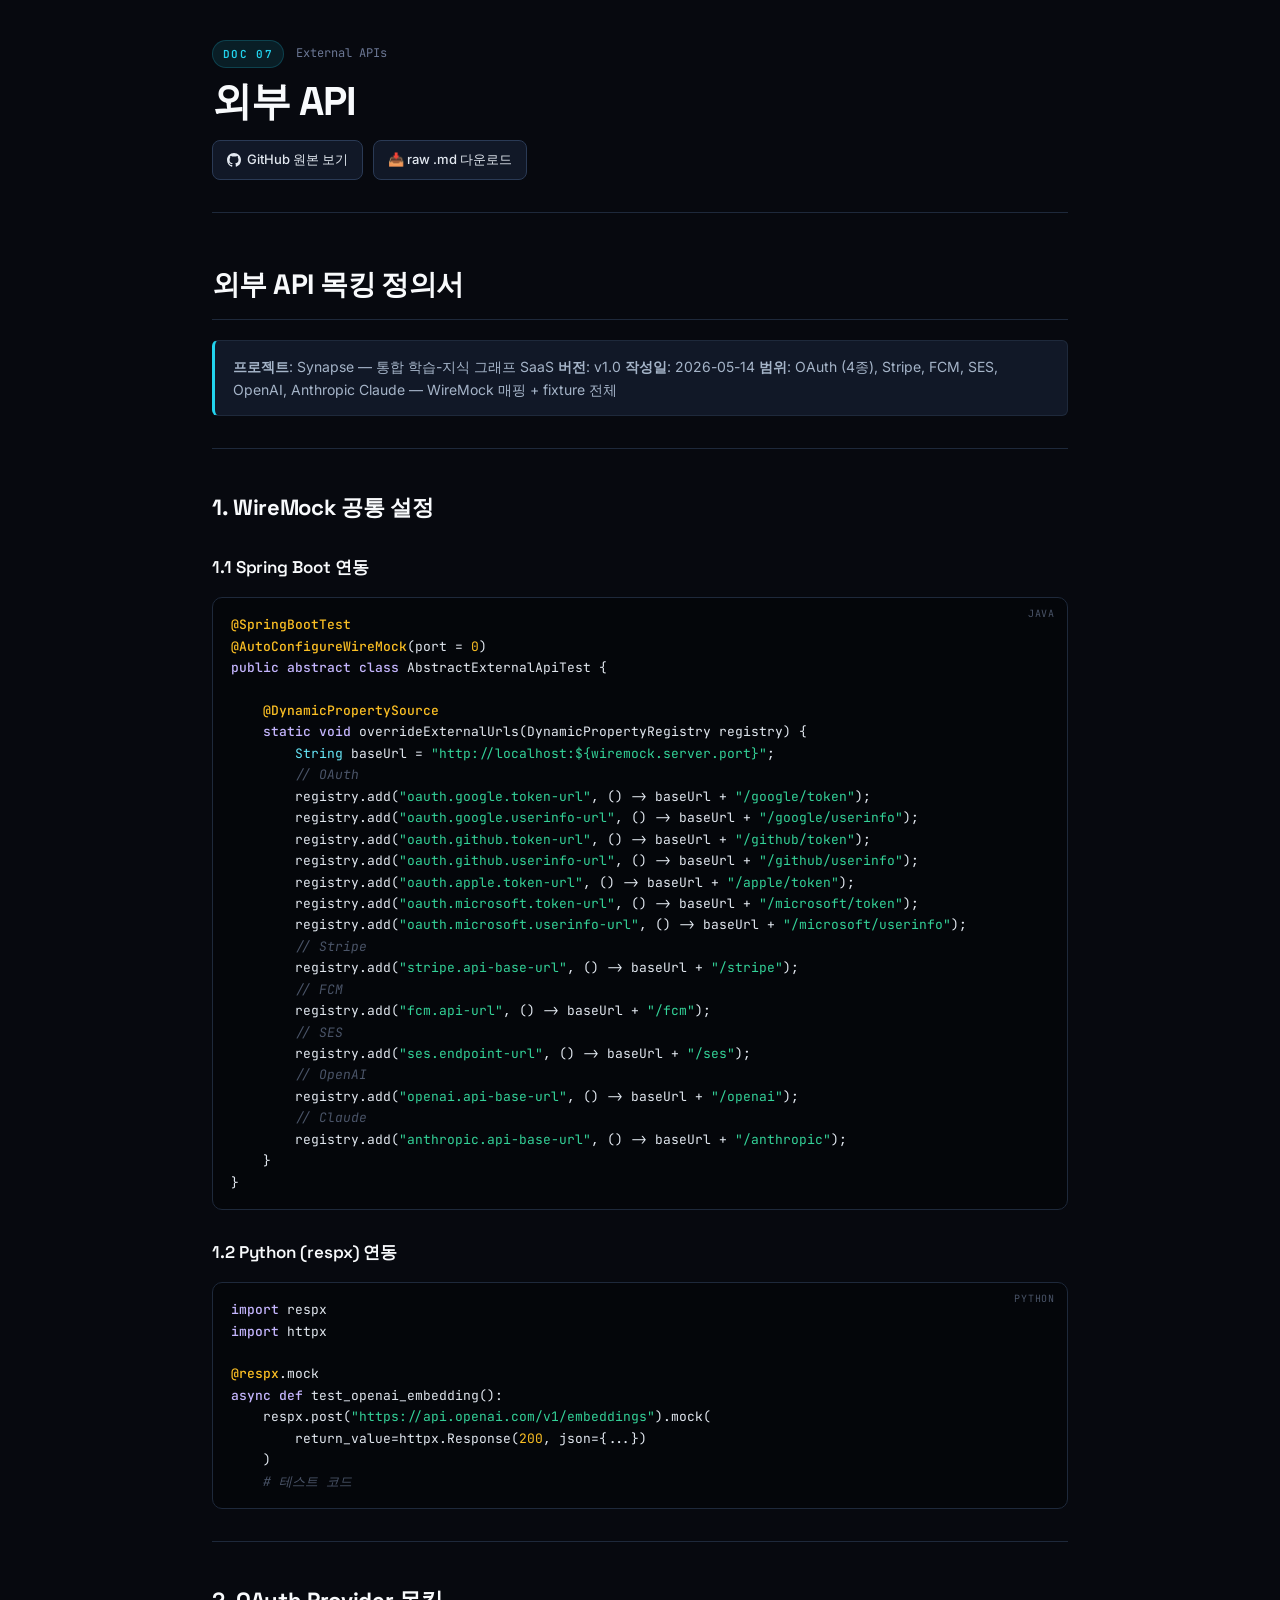
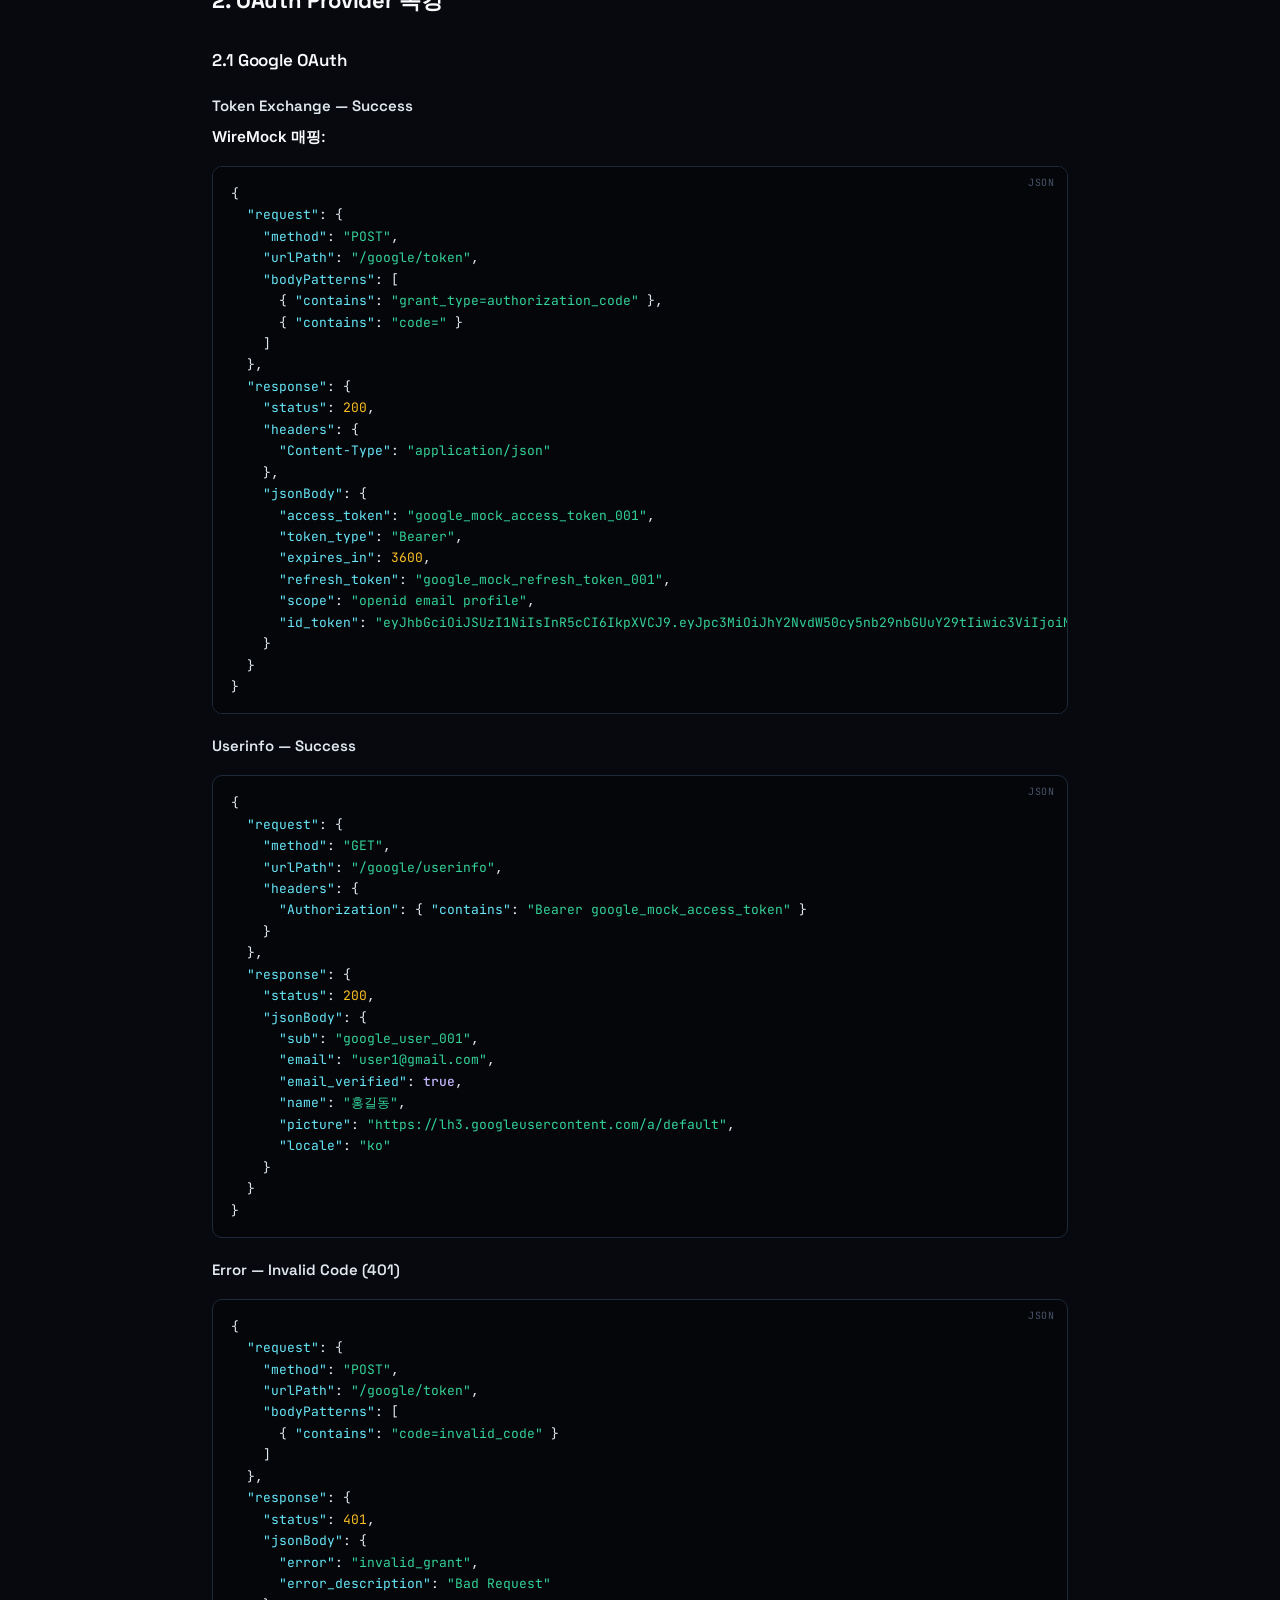
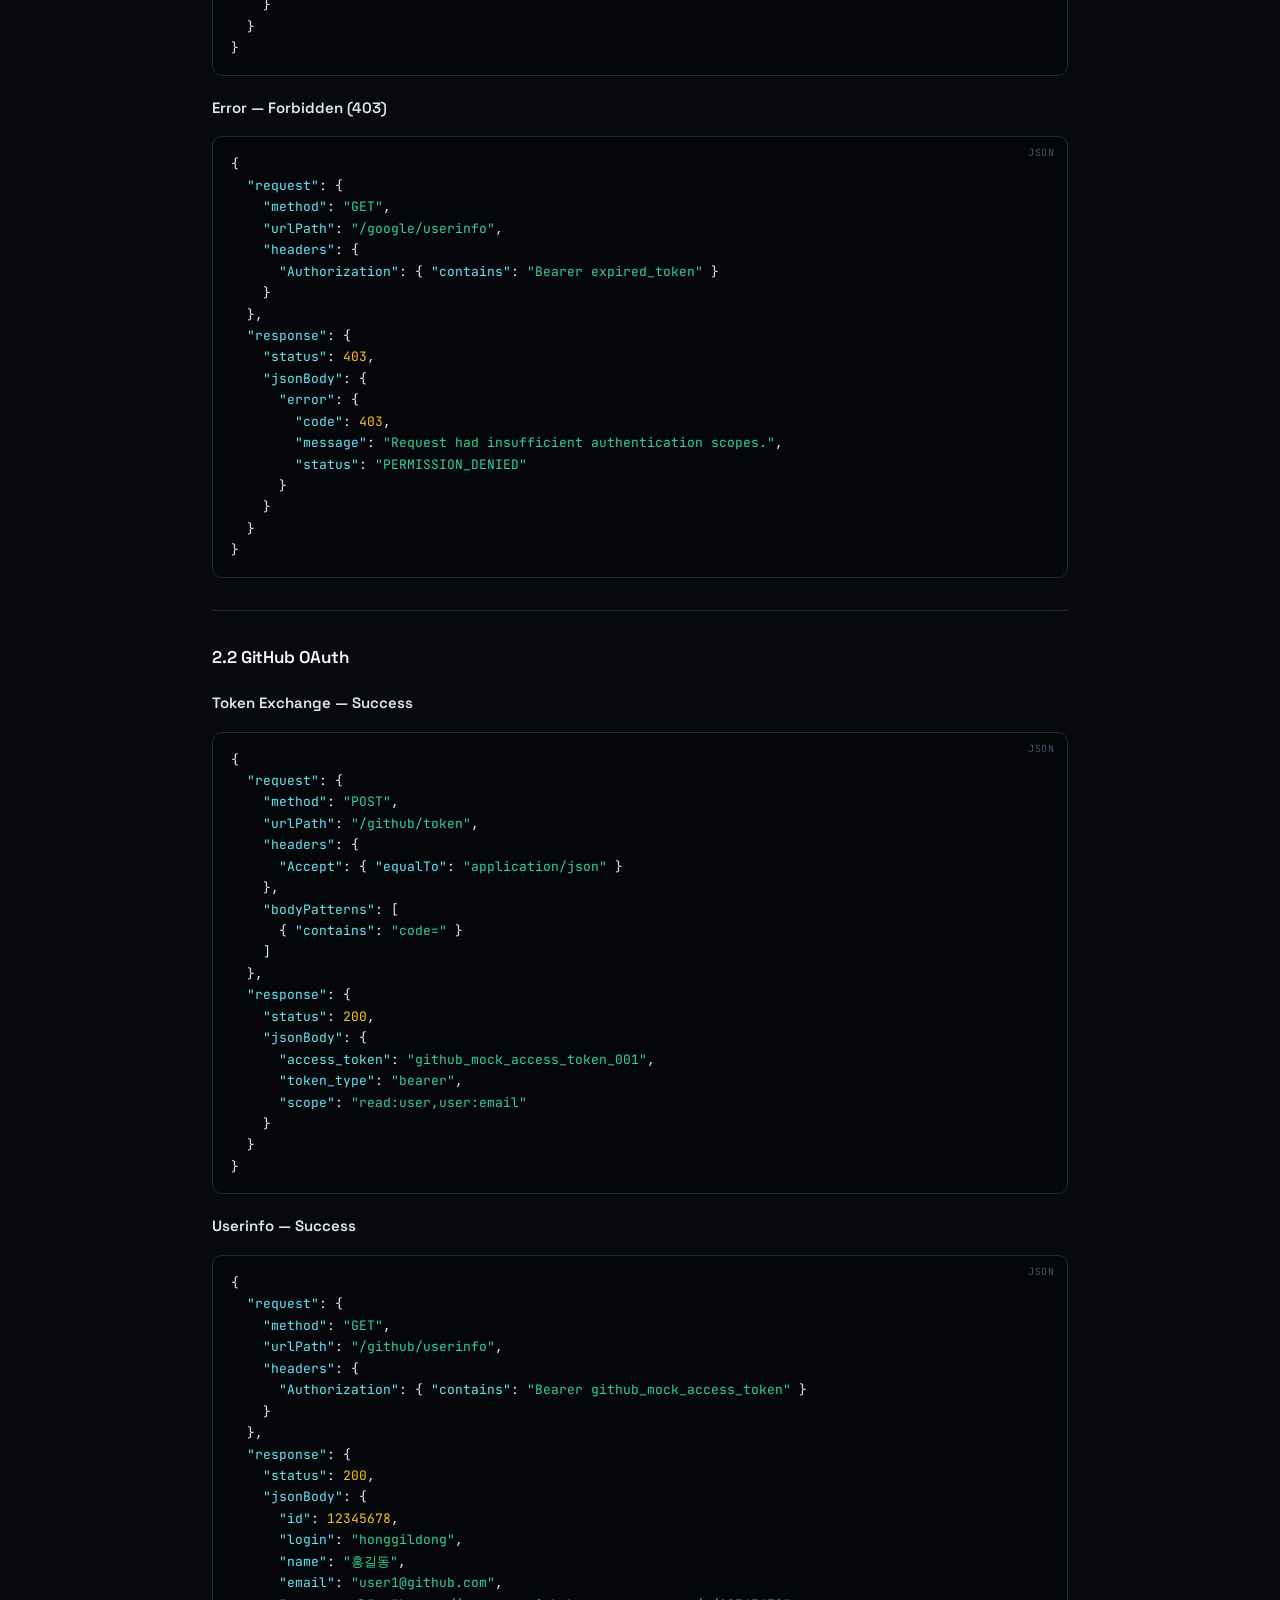
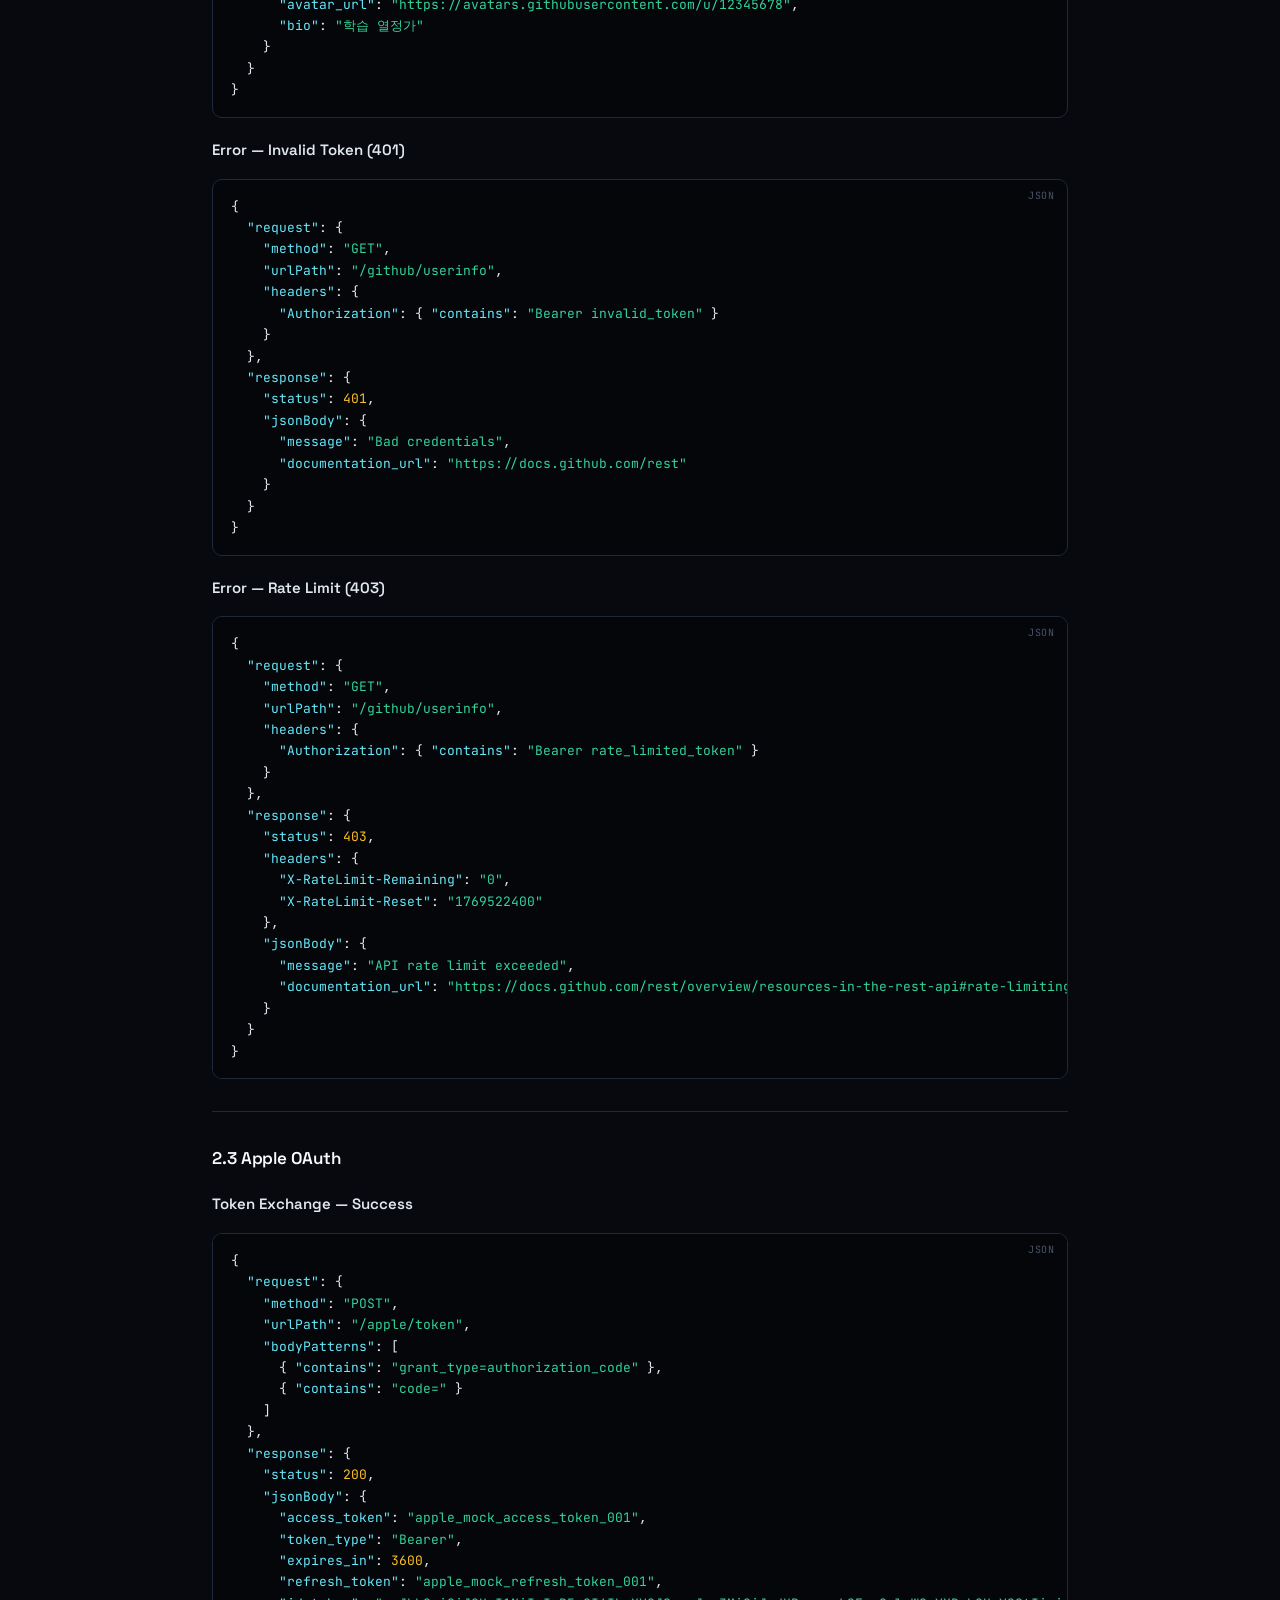
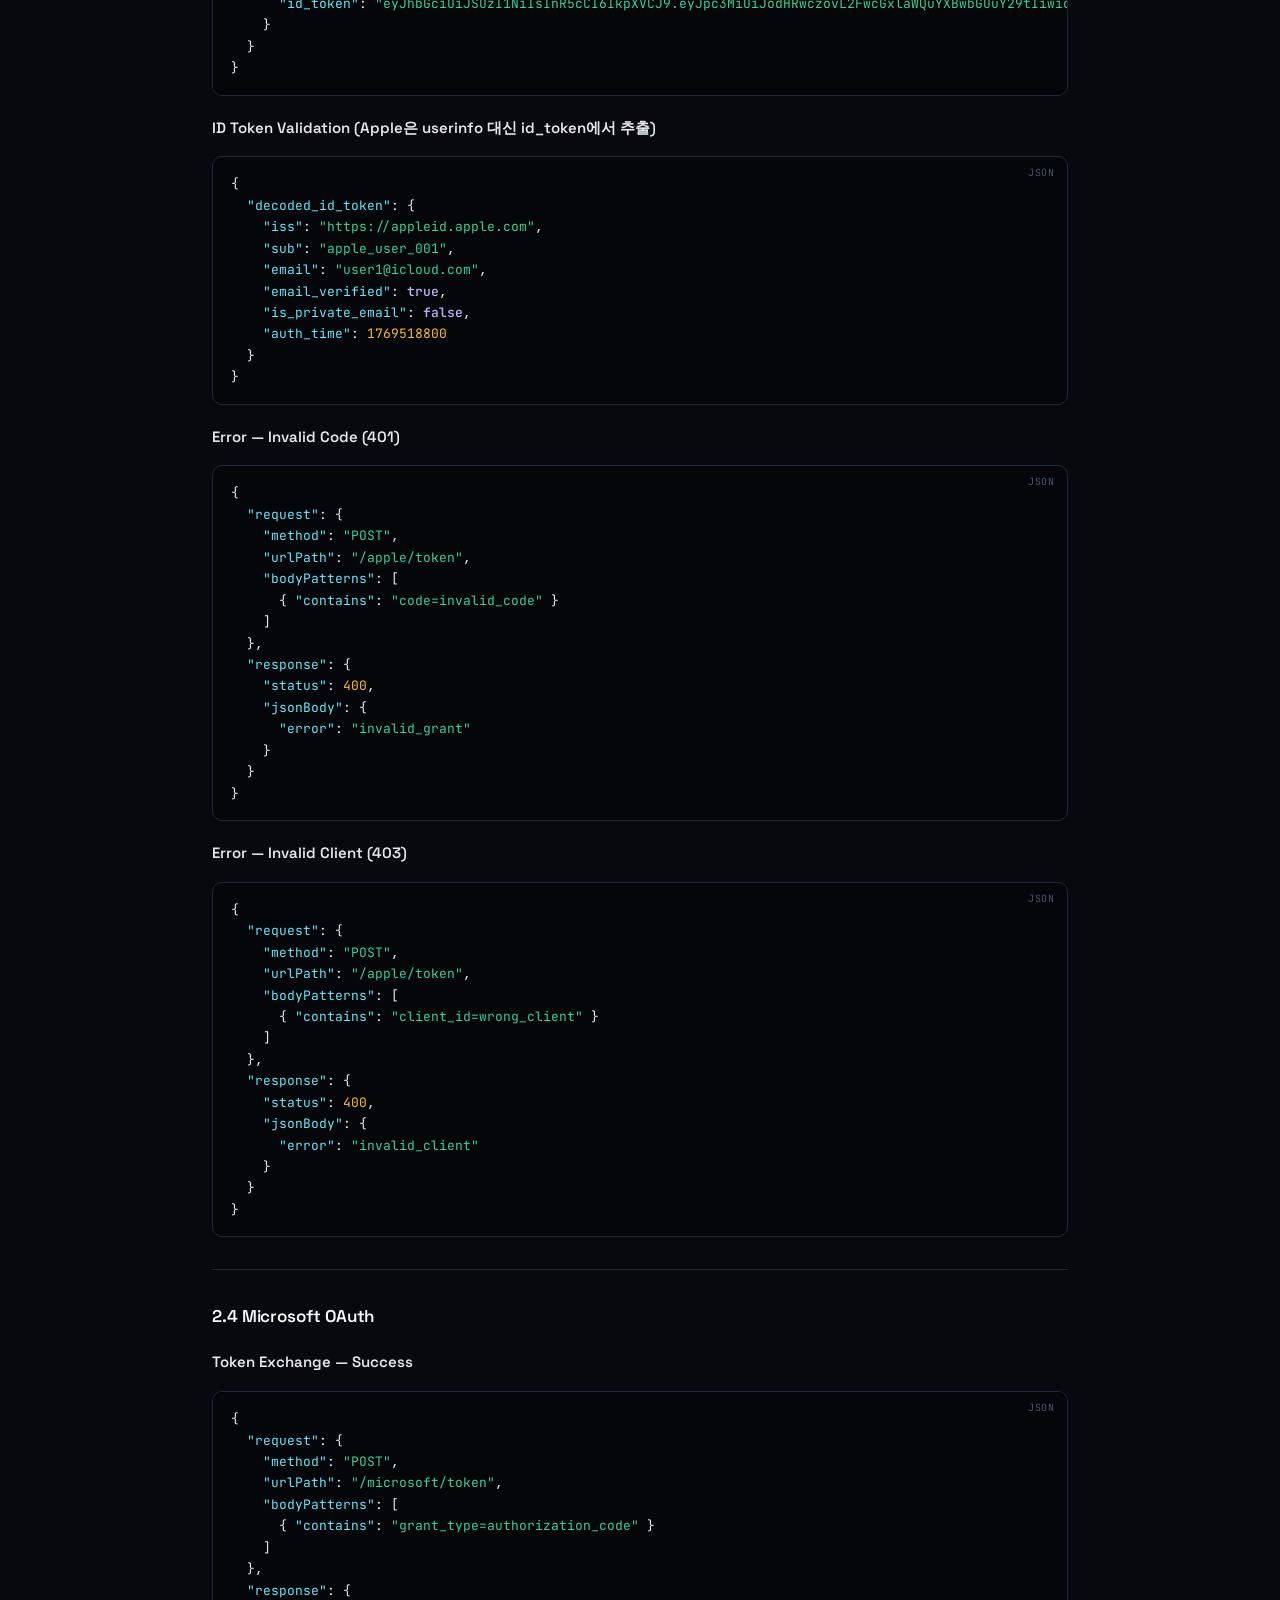
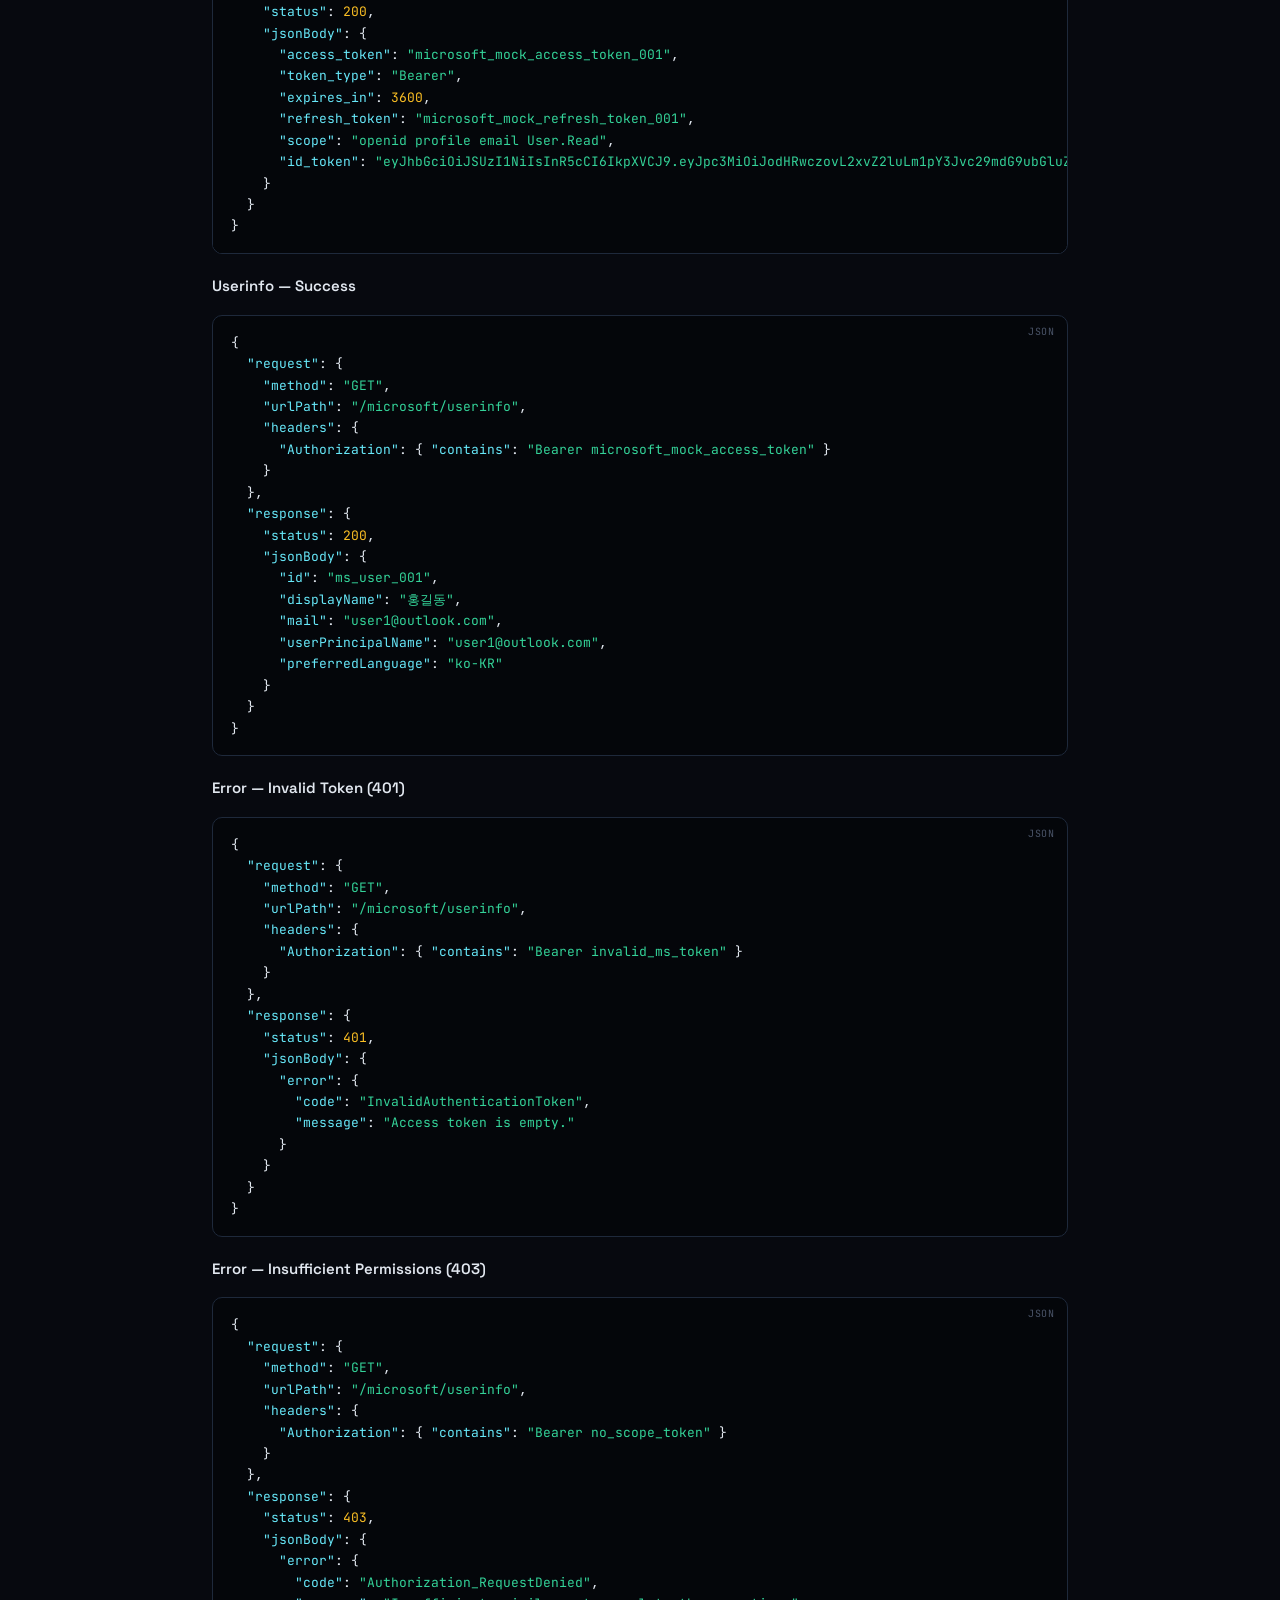
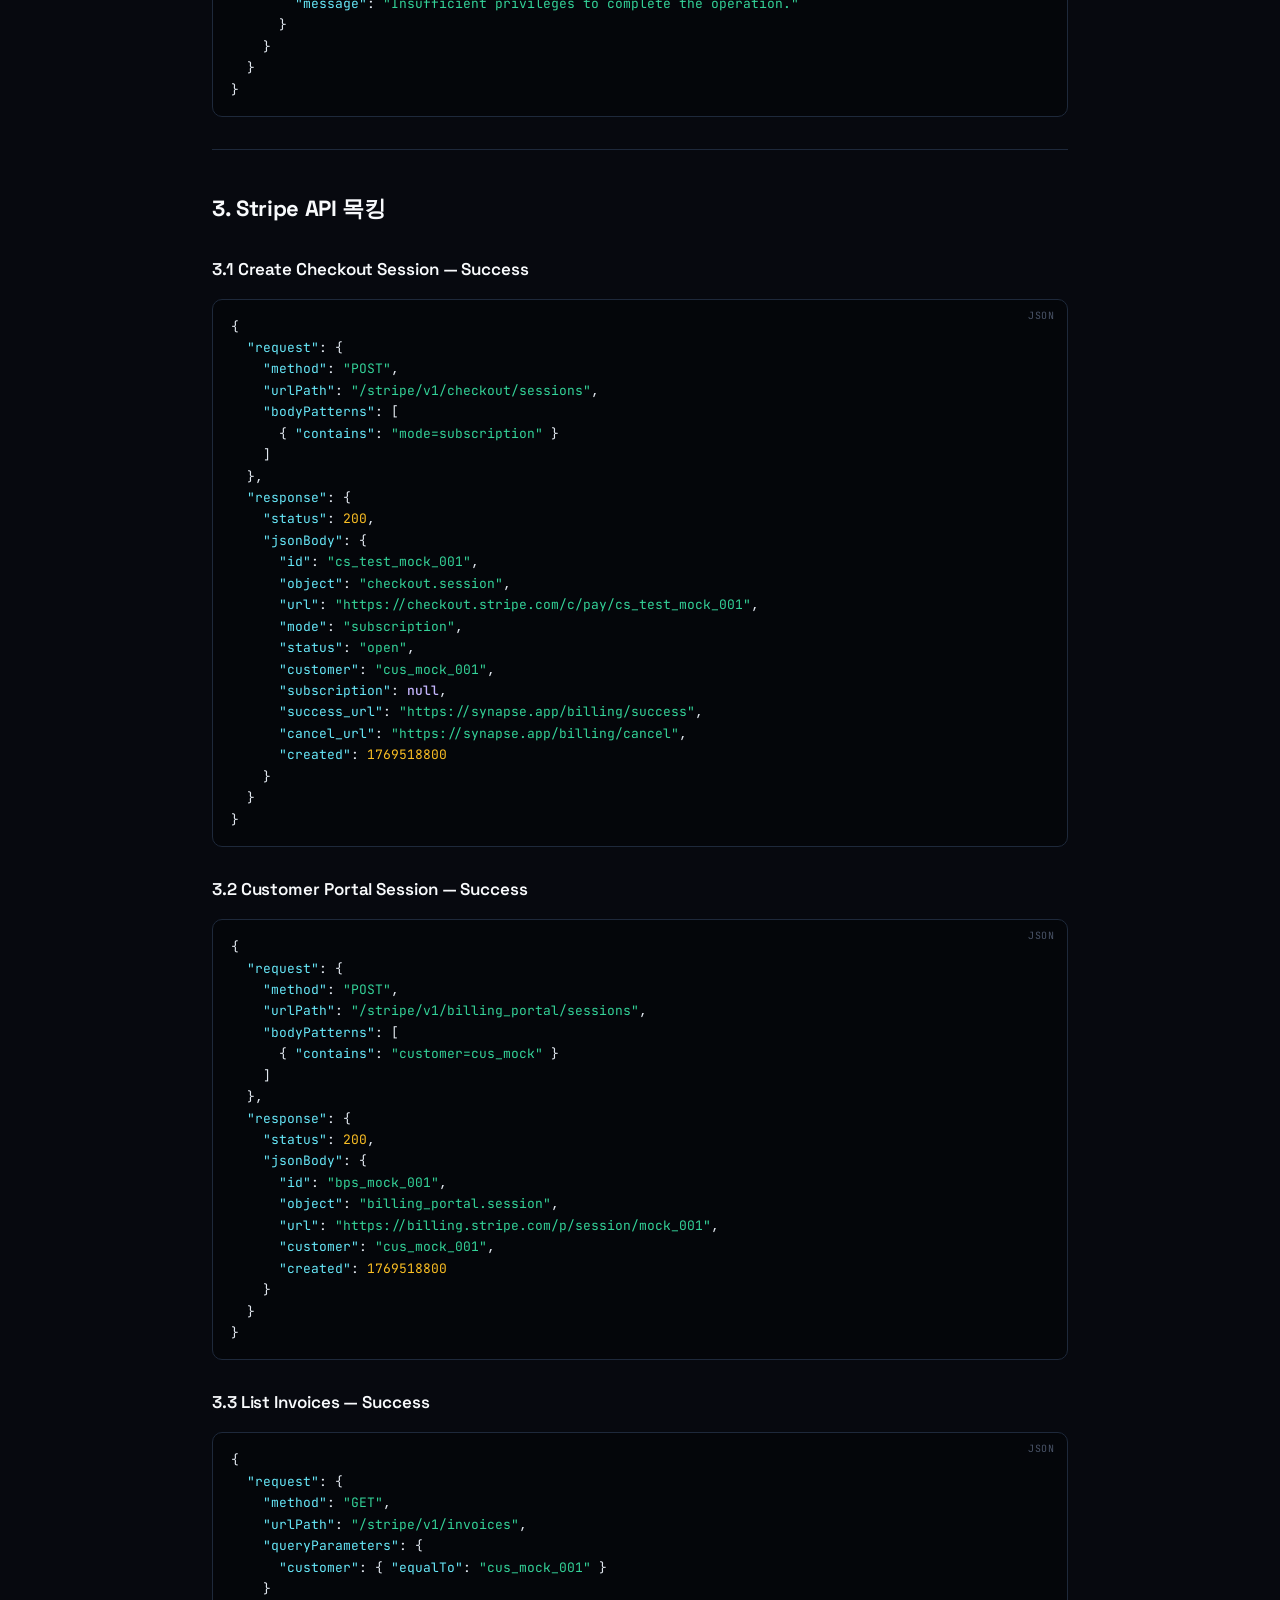
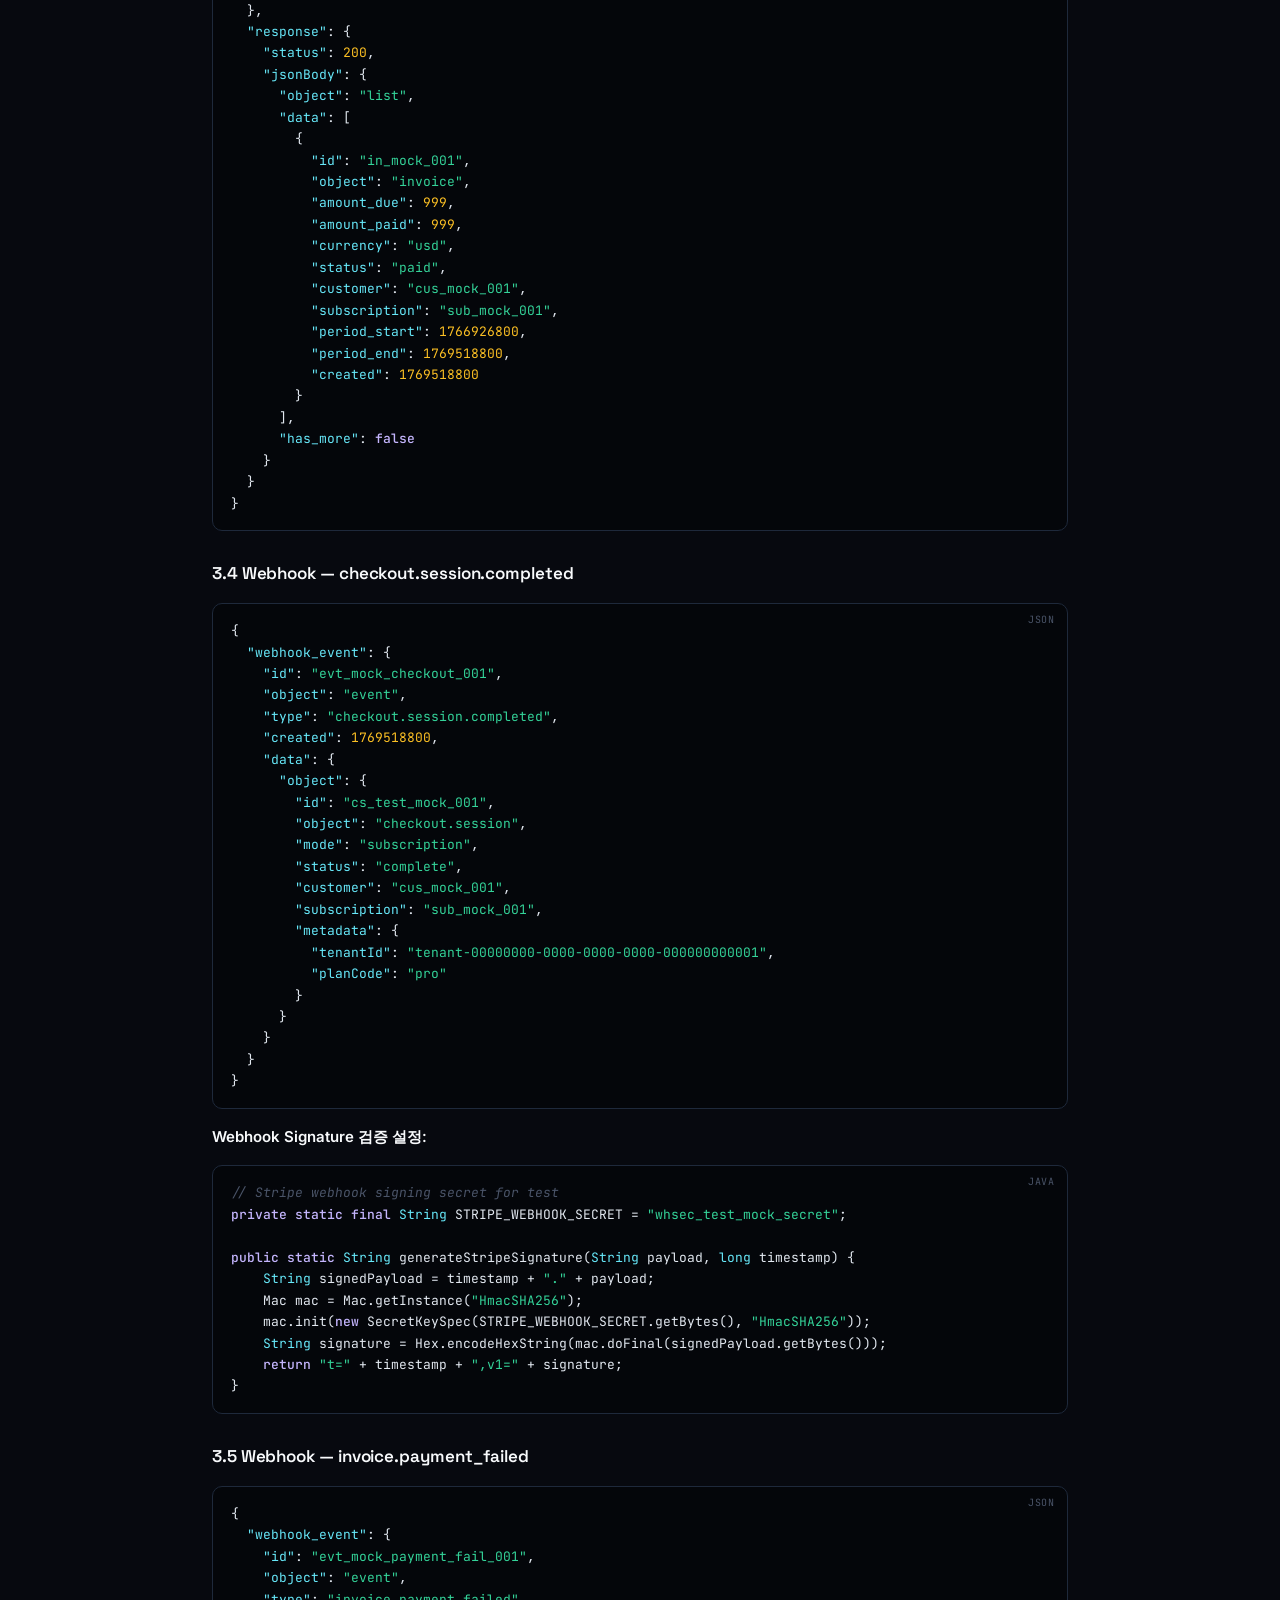
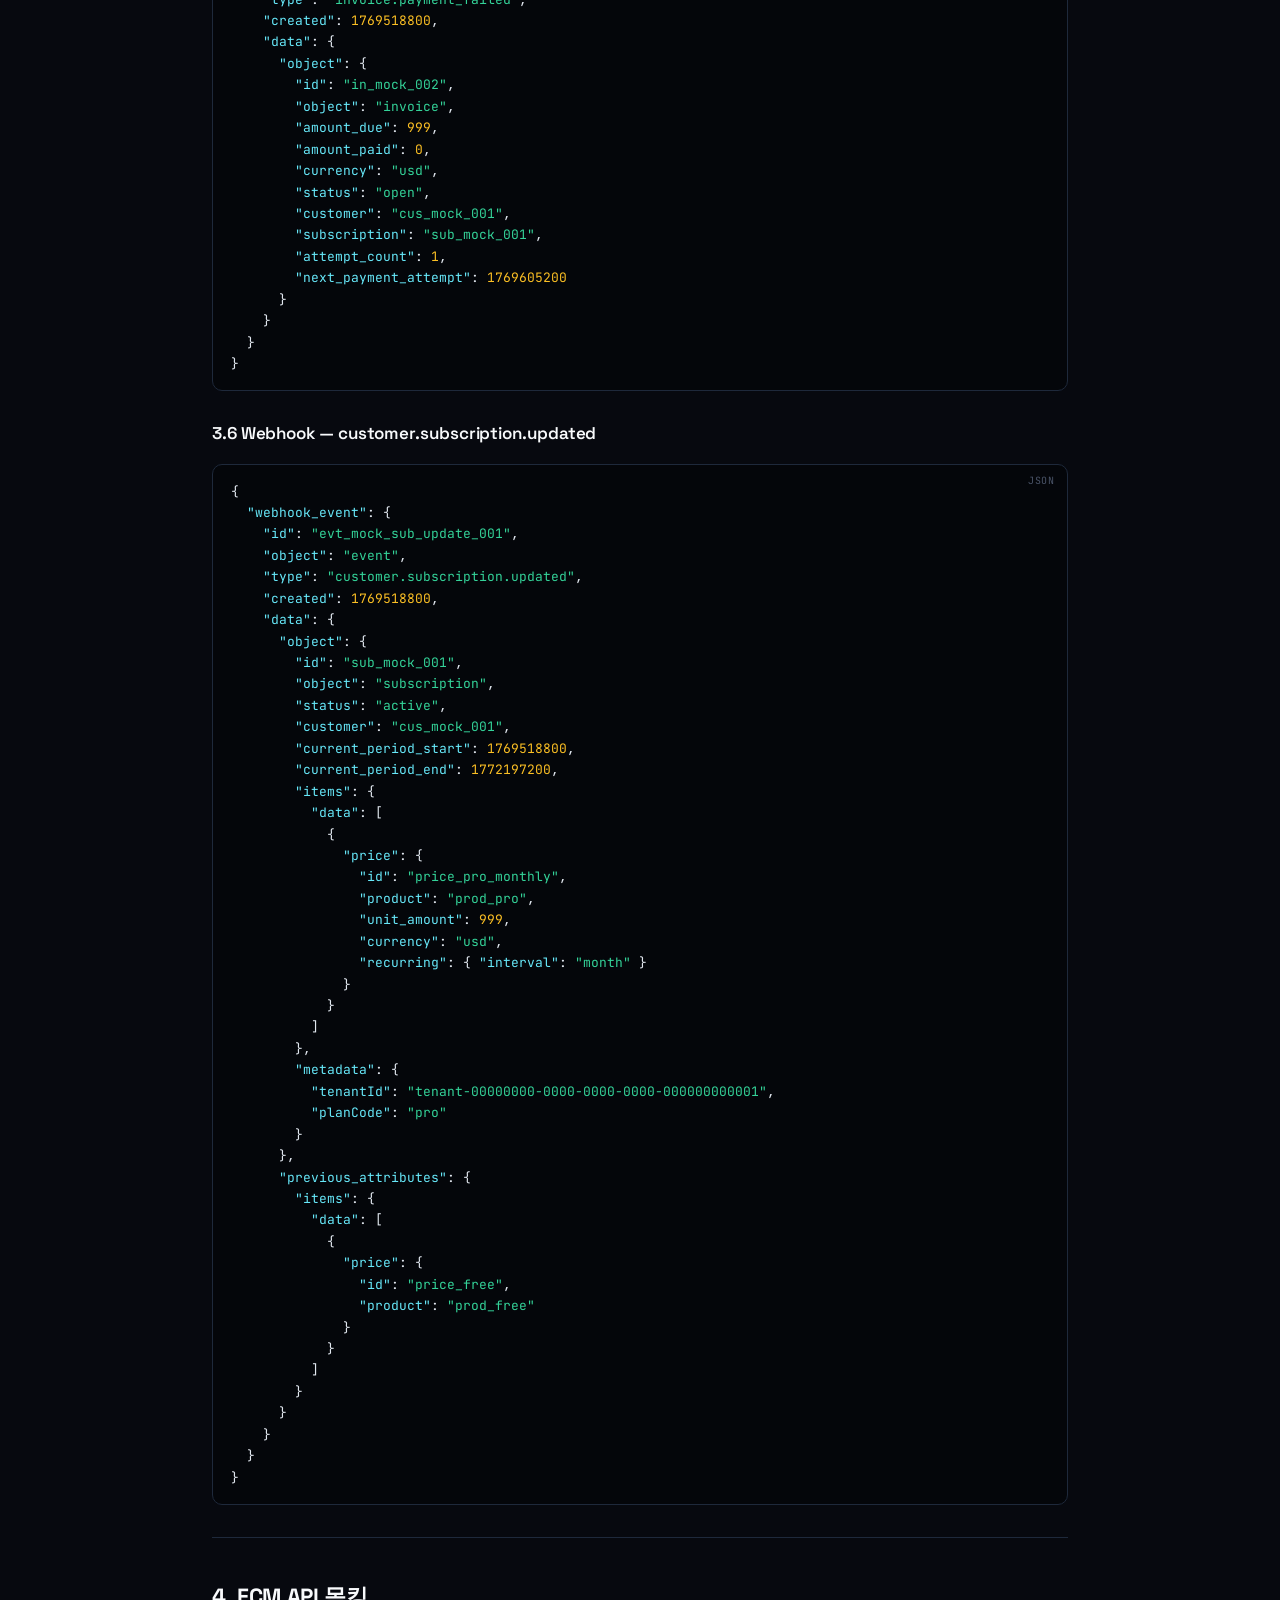
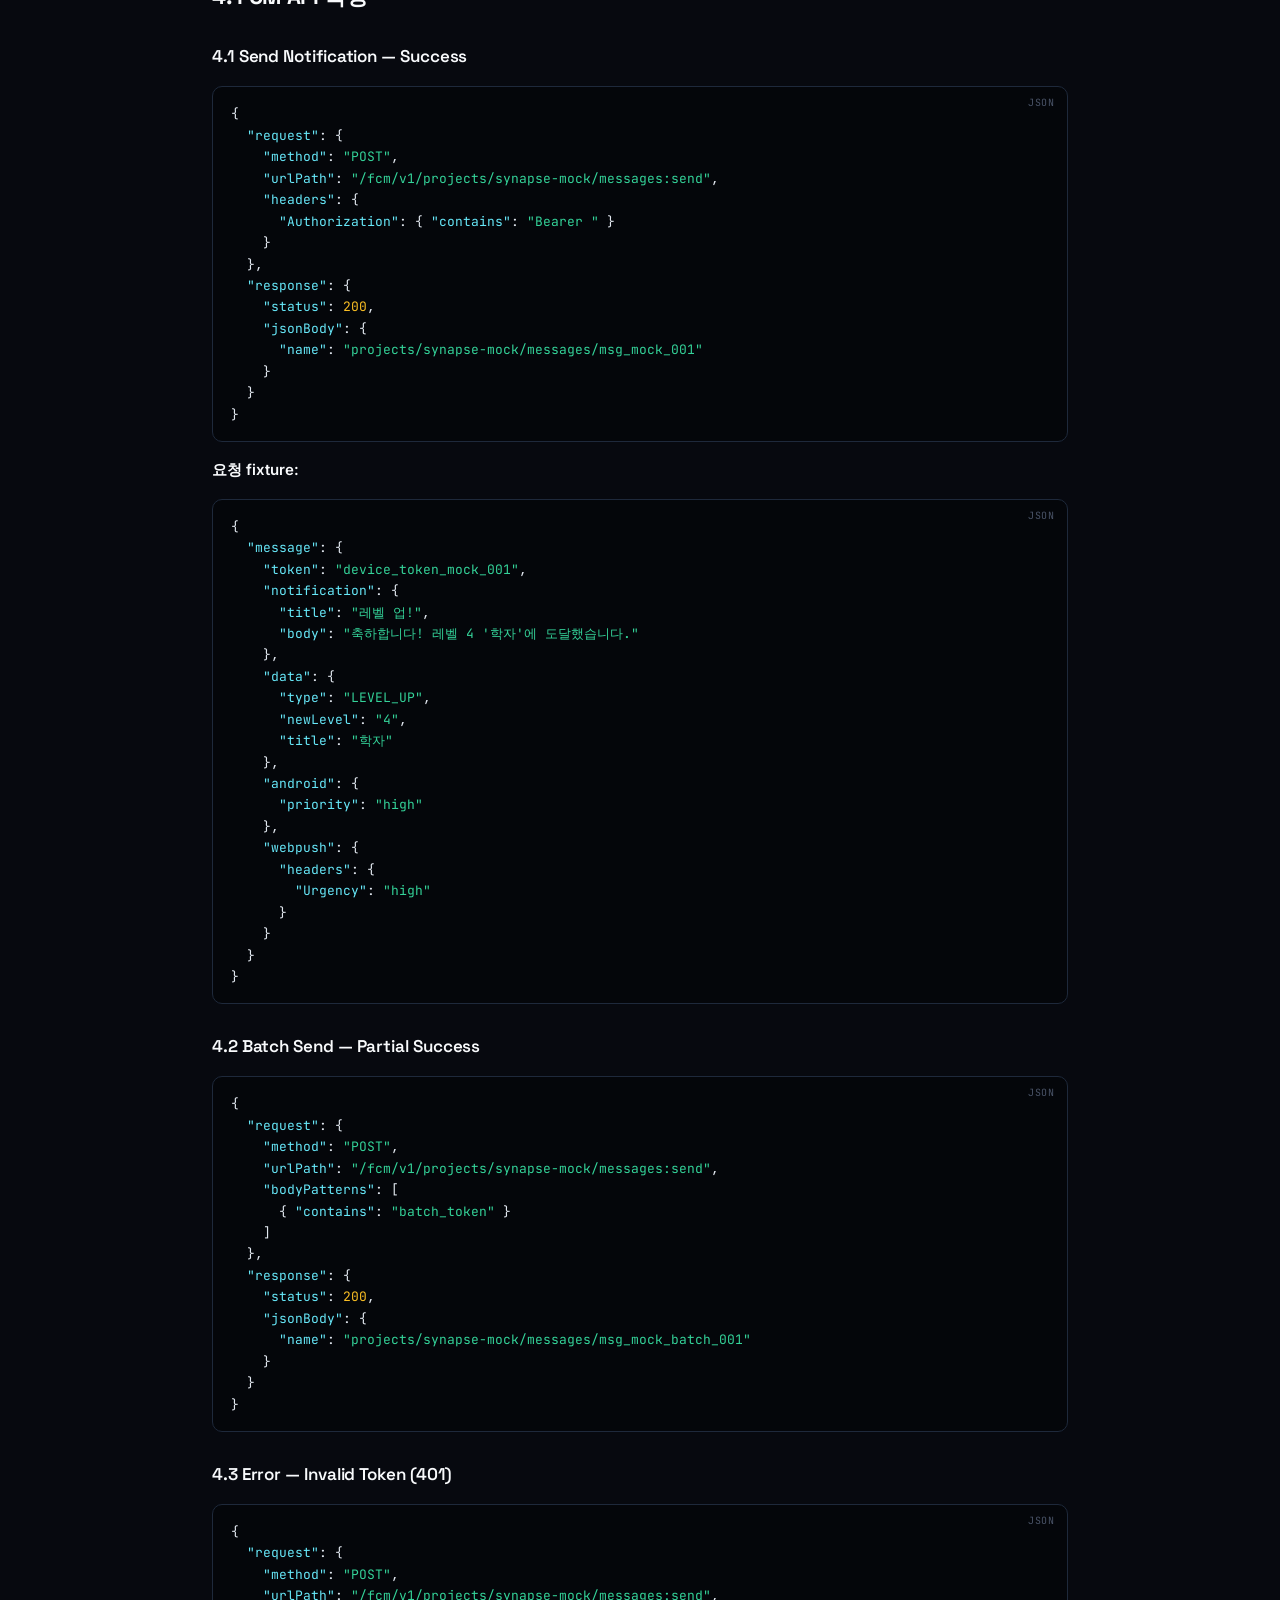
<file: docs/07-external.html>
<!DOCTYPE html>
<html lang="ko">
<head>
<meta charset="UTF-8" />
<meta name="viewport" content="width=device-width, initial-scale=1.0" />
<title>07 · 외부 API — Synapse Mocking Docs</title>
<link rel="preconnect" href="https://fonts.googleapis.com" />
<link rel="preconnect" href="https://fonts.gstatic.com" crossorigin />
<link href="https://fonts.googleapis.com/css2?family=Inter:wght@400;500;600;700;800&family=JetBrains+Mono:wght@400;500;600;700&family=Space+Grotesk:wght@500;600;700&display=swap" rel="stylesheet" />
<link rel="stylesheet" href="doc-style.css" />
</head>
<body>
<div class="doc-shell">
  <header class="doc-header">
    <div class="doc-header-meta">
      <span class="doc-idx">DOC 07</span>
      <span class="doc-en">External APIs</span>
    </div>
    <h1 class="doc-h1">외부 API</h1>
    <div class="doc-links">
      <a class="doc-link" href="https://github.com/team-project-final/documents/blob/main/docs/mocking/07-external-api-mocking.md" target="_blank" rel="noopener">
        <svg width="14" height="14" viewBox="0 0 16 16" fill="currentColor"><path d="M8 0C3.58 0 0 3.58 0 8c0 3.54 2.29 6.53 5.47 7.59.4.07.55-.17.55-.38 0-.19-.01-.82-.01-1.49-2.01.37-2.53-.49-2.69-.94-.09-.23-.48-.94-.82-1.13-.28-.15-.68-.52-.01-.53.63-.01 1.08.58 1.23.82.72 1.21 1.87.87 2.33.66.07-.52.28-.87.51-1.07-1.78-.2-3.64-.89-3.64-3.95 0-.87.31-1.59.82-2.15-.08-.2-.36-1.02.08-2.12 0 0 .67-.21 2.2.82.64-.18 1.32-.27 2-.27.68 0 1.36.09 2 .27 1.53-1.04 2.2-.82 2.2-.82.44 1.1.16 1.92.08 2.12.51.56.82 1.27.82 2.15 0 3.07-1.87 3.75-3.65 3.95.29.25.54.73.54 1.48 0 1.07-.01 1.93-.01 2.2 0 .21.15.46.55.38A8.013 8.013 0 0016 8c0-4.42-3.58-8-8-8z"/></svg>
        GitHub 원본 보기
      </a>
      <a class="doc-link" href="https://github.com/team-project-final/documents/raw/main/docs/mocking/07-external-api-mocking.md" target="_blank" rel="noopener">📥 raw .md 다운로드</a>
    </div>
  </header>
  <main class="doc-body">
<h1 id="외부-api-목킹-정의서">외부 API 목킹 정의서</h1>
<blockquote><strong>프로젝트</strong>: Synapse — 통합 학습-지식 그래프 SaaS <strong>버전</strong>: v1.0 <strong>작성일</strong>: 2026-05-14 <strong>범위</strong>: OAuth (4종), Stripe, FCM, SES, OpenAI, Anthropic Claude — WireMock 매핑 + fixture 전체</blockquote>
<hr/>
<h2 id="1-wiremock-공통-설정">1. WireMock 공통 설정</h2>
<h3 id="11-spring-boot-연동">1.1 Spring Boot 연동</h3>
<pre class="code-block" data-lang="java"><code><span class="anno">@SpringBootTest</span>
<span class="anno">@AutoConfigureWireMock</span>(port = <span class="num">0</span>)
<span class="kw">public</span> <span class="kw">abstract</span> <span class="kw">class</span> AbstractExternalApiTest {

    <span class="anno">@DynamicPropertySource</span>
    <span class="kw">static</span> <span class="kw">void</span> overrideExternalUrls(DynamicPropertyRegistry registry) {
        <span class="type">String</span> baseUrl = <span class="str">"http://localhost:${wiremock.server.port}"</span>;
        <span class="cmt">// OAuth</span>
        registry.add(<span class="str">"oauth.google.token-url"</span>, () -&gt; baseUrl + <span class="str">"/google/token"</span>);
        registry.add(<span class="str">"oauth.google.userinfo-url"</span>, () -&gt; baseUrl + <span class="str">"/google/userinfo"</span>);
        registry.add(<span class="str">"oauth.github.token-url"</span>, () -&gt; baseUrl + <span class="str">"/github/token"</span>);
        registry.add(<span class="str">"oauth.github.userinfo-url"</span>, () -&gt; baseUrl + <span class="str">"/github/userinfo"</span>);
        registry.add(<span class="str">"oauth.apple.token-url"</span>, () -&gt; baseUrl + <span class="str">"/apple/token"</span>);
        registry.add(<span class="str">"oauth.microsoft.token-url"</span>, () -&gt; baseUrl + <span class="str">"/microsoft/token"</span>);
        registry.add(<span class="str">"oauth.microsoft.userinfo-url"</span>, () -&gt; baseUrl + <span class="str">"/microsoft/userinfo"</span>);
        <span class="cmt">// Stripe</span>
        registry.add(<span class="str">"stripe.api-base-url"</span>, () -&gt; baseUrl + <span class="str">"/stripe"</span>);
        <span class="cmt">// FCM</span>
        registry.add(<span class="str">"fcm.api-url"</span>, () -&gt; baseUrl + <span class="str">"/fcm"</span>);
        <span class="cmt">// SES</span>
        registry.add(<span class="str">"ses.endpoint-url"</span>, () -&gt; baseUrl + <span class="str">"/ses"</span>);
        <span class="cmt">// OpenAI</span>
        registry.add(<span class="str">"openai.api-base-url"</span>, () -&gt; baseUrl + <span class="str">"/openai"</span>);
        <span class="cmt">// Claude</span>
        registry.add(<span class="str">"anthropic.api-base-url"</span>, () -&gt; baseUrl + <span class="str">"/anthropic"</span>);
    }
}</code></pre>
<h3 id="12-python-respx-연동">1.2 Python (respx) 연동</h3>
<pre class="code-block" data-lang="python"><code><span class="kw">import</span> respx
<span class="kw">import</span> httpx

<span class="anno">@respx</span>.mock
<span class="kw">async</span> <span class="kw">def</span> test_openai_embedding():
    respx.post(<span class="str">"https://api.openai.com/v1/embeddings"</span>).mock(
        return_value=httpx.Response(<span class="num">200</span>, json={...})
    )
    <span class="cmt"># 테스트 코드</span></code></pre>
<hr/>
<h2 id="2-oauth-provider-목킹">2. OAuth Provider 목킹</h2>
<h3 id="21-google-oauth">2.1 Google OAuth</h3>
<h4 id="token-exchange-success">Token Exchange — Success</h4>
<p><strong>WireMock 매핑:</strong></p>
<pre class="code-block" data-lang="json"><code>{
  <span class="key">"request"</span>: {
    <span class="key">"method"</span>: <span class="str">"POST"</span>,
    <span class="key">"urlPath"</span>: <span class="str">"/google/token"</span>,
    <span class="key">"bodyPatterns"</span>: [
      { <span class="key">"contains"</span>: <span class="str">"grant_type=authorization_code"</span> },
      { <span class="key">"contains"</span>: <span class="str">"code="</span> }
    ]
  },
  <span class="key">"response"</span>: {
    <span class="key">"status"</span>: <span class="num">200</span>,
    <span class="key">"headers"</span>: {
      <span class="key">"Content-Type"</span>: <span class="str">"application/json"</span>
    },
    <span class="key">"jsonBody"</span>: {
      <span class="key">"access_token"</span>: <span class="str">"google_mock_access_token_001"</span>,
      <span class="key">"token_type"</span>: <span class="str">"Bearer"</span>,
      <span class="key">"expires_in"</span>: <span class="num">3600</span>,
      <span class="key">"refresh_token"</span>: <span class="str">"google_mock_refresh_token_001"</span>,
      <span class="key">"scope"</span>: <span class="str">"openid email profile"</span>,
      <span class="key">"id_token"</span>: <span class="str">"eyJhbGciOiJSUzI1NiIsInR5cCI6IkpXVCJ9.[base64].mock_signature"</span>
    }
  }
}</code></pre>
<h4 id="userinfo-success">Userinfo — Success</h4>
<pre class="code-block" data-lang="json"><code>{
  <span class="key">"request"</span>: {
    <span class="key">"method"</span>: <span class="str">"GET"</span>,
    <span class="key">"urlPath"</span>: <span class="str">"/google/userinfo"</span>,
    <span class="key">"headers"</span>: {
      <span class="key">"Authorization"</span>: { <span class="key">"contains"</span>: <span class="str">"Bearer google_mock_access_token"</span> }
    }
  },
  <span class="key">"response"</span>: {
    <span class="key">"status"</span>: <span class="num">200</span>,
    <span class="key">"jsonBody"</span>: {
      <span class="key">"sub"</span>: <span class="str">"google_user_001"</span>,
      <span class="key">"email"</span>: <span class="str">"user1@gmail.com"</span>,
      <span class="key">"email_verified"</span>: <span class="kw">true</span>,
      <span class="key">"name"</span>: <span class="str">"홍길동"</span>,
      <span class="key">"picture"</span>: <span class="str">"https://lh3.googleusercontent.com/a/default"</span>,
      <span class="key">"locale"</span>: <span class="str">"ko"</span>
    }
  }
}</code></pre>
<h4 id="error-invalid-code-401">Error — Invalid Code (401)</h4>
<pre class="code-block" data-lang="json"><code>{
  <span class="key">"request"</span>: {
    <span class="key">"method"</span>: <span class="str">"POST"</span>,
    <span class="key">"urlPath"</span>: <span class="str">"/google/token"</span>,
    <span class="key">"bodyPatterns"</span>: [
      { <span class="key">"contains"</span>: <span class="str">"code=invalid_code"</span> }
    ]
  },
  <span class="key">"response"</span>: {
    <span class="key">"status"</span>: <span class="num">401</span>,
    <span class="key">"jsonBody"</span>: {
      <span class="key">"error"</span>: <span class="str">"invalid_grant"</span>,
      <span class="key">"error_description"</span>: <span class="str">"Bad Request"</span>
    }
  }
}</code></pre>
<h4 id="error-forbidden-403">Error — Forbidden (403)</h4>
<pre class="code-block" data-lang="json"><code>{
  <span class="key">"request"</span>: {
    <span class="key">"method"</span>: <span class="str">"GET"</span>,
    <span class="key">"urlPath"</span>: <span class="str">"/google/userinfo"</span>,
    <span class="key">"headers"</span>: {
      <span class="key">"Authorization"</span>: { <span class="key">"contains"</span>: <span class="str">"Bearer expired_token"</span> }
    }
  },
  <span class="key">"response"</span>: {
    <span class="key">"status"</span>: <span class="num">403</span>,
    <span class="key">"jsonBody"</span>: {
      <span class="key">"error"</span>: {
        <span class="key">"code"</span>: <span class="num">403</span>,
        <span class="key">"message"</span>: <span class="str">"Request had insufficient authentication scopes."</span>,
        <span class="key">"status"</span>: <span class="str">"PERMISSION_DENIED"</span>
      }
    }
  }
}</code></pre>
<hr/>
<h3 id="22-github-oauth">2.2 GitHub OAuth</h3>
<h4 id="token-exchange-success">Token Exchange — Success</h4>
<pre class="code-block" data-lang="json"><code>{
  <span class="key">"request"</span>: {
    <span class="key">"method"</span>: <span class="str">"POST"</span>,
    <span class="key">"urlPath"</span>: <span class="str">"/github/token"</span>,
    <span class="key">"headers"</span>: {
      <span class="key">"Accept"</span>: { <span class="key">"equalTo"</span>: <span class="str">"application/json"</span> }
    },
    <span class="key">"bodyPatterns"</span>: [
      { <span class="key">"contains"</span>: <span class="str">"code="</span> }
    ]
  },
  <span class="key">"response"</span>: {
    <span class="key">"status"</span>: <span class="num">200</span>,
    <span class="key">"jsonBody"</span>: {
      <span class="key">"access_token"</span>: <span class="str">"github_mock_access_token_001"</span>,
      <span class="key">"token_type"</span>: <span class="str">"bearer"</span>,
      <span class="key">"scope"</span>: <span class="str">"read:user,user:email"</span>
    }
  }
}</code></pre>
<h4 id="userinfo-success">Userinfo — Success</h4>
<pre class="code-block" data-lang="json"><code>{
  <span class="key">"request"</span>: {
    <span class="key">"method"</span>: <span class="str">"GET"</span>,
    <span class="key">"urlPath"</span>: <span class="str">"/github/userinfo"</span>,
    <span class="key">"headers"</span>: {
      <span class="key">"Authorization"</span>: { <span class="key">"contains"</span>: <span class="str">"Bearer github_mock_access_token"</span> }
    }
  },
  <span class="key">"response"</span>: {
    <span class="key">"status"</span>: <span class="num">200</span>,
    <span class="key">"jsonBody"</span>: {
      <span class="key">"id"</span>: <span class="num">12345678</span>,
      <span class="key">"login"</span>: <span class="str">"honggildong"</span>,
      <span class="key">"name"</span>: <span class="str">"홍길동"</span>,
      <span class="key">"email"</span>: <span class="str">"user1@github.com"</span>,
      <span class="key">"avatar_url"</span>: <span class="str">"https://avatars.githubusercontent.com/u/12345678"</span>,
      <span class="key">"bio"</span>: <span class="str">"학습 열정가"</span>
    }
  }
}</code></pre>
<h4 id="error-invalid-token-401">Error — Invalid Token (401)</h4>
<pre class="code-block" data-lang="json"><code>{
  <span class="key">"request"</span>: {
    <span class="key">"method"</span>: <span class="str">"GET"</span>,
    <span class="key">"urlPath"</span>: <span class="str">"/github/userinfo"</span>,
    <span class="key">"headers"</span>: {
      <span class="key">"Authorization"</span>: { <span class="key">"contains"</span>: <span class="str">"Bearer invalid_token"</span> }
    }
  },
  <span class="key">"response"</span>: {
    <span class="key">"status"</span>: <span class="num">401</span>,
    <span class="key">"jsonBody"</span>: {
      <span class="key">"message"</span>: <span class="str">"Bad credentials"</span>,
      <span class="key">"documentation_url"</span>: <span class="str">"https://docs.github.com/rest"</span>
    }
  }
}</code></pre>
<h4 id="error-rate-limit-403">Error — Rate Limit (403)</h4>
<pre class="code-block" data-lang="json"><code>{
  <span class="key">"request"</span>: {
    <span class="key">"method"</span>: <span class="str">"GET"</span>,
    <span class="key">"urlPath"</span>: <span class="str">"/github/userinfo"</span>,
    <span class="key">"headers"</span>: {
      <span class="key">"Authorization"</span>: { <span class="key">"contains"</span>: <span class="str">"Bearer rate_limited_token"</span> }
    }
  },
  <span class="key">"response"</span>: {
    <span class="key">"status"</span>: <span class="num">403</span>,
    <span class="key">"headers"</span>: {
      <span class="key">"X-RateLimit-Remaining"</span>: <span class="str">"0"</span>,
      <span class="key">"X-RateLimit-Reset"</span>: <span class="str">"1769522400"</span>
    },
    <span class="key">"jsonBody"</span>: {
      <span class="key">"message"</span>: <span class="str">"API rate limit exceeded"</span>,
      <span class="key">"documentation_url"</span>: <span class="str">"https://docs.github.com/rest/overview/resources-in-the-rest-api#rate-limiting"</span>
    }
  }
}</code></pre>
<hr/>
<h3 id="23-apple-oauth">2.3 Apple OAuth</h3>
<h4 id="token-exchange-success">Token Exchange — Success</h4>
<pre class="code-block" data-lang="json"><code>{
  <span class="key">"request"</span>: {
    <span class="key">"method"</span>: <span class="str">"POST"</span>,
    <span class="key">"urlPath"</span>: <span class="str">"/apple/token"</span>,
    <span class="key">"bodyPatterns"</span>: [
      { <span class="key">"contains"</span>: <span class="str">"grant_type=authorization_code"</span> },
      { <span class="key">"contains"</span>: <span class="str">"code="</span> }
    ]
  },
  <span class="key">"response"</span>: {
    <span class="key">"status"</span>: <span class="num">200</span>,
    <span class="key">"jsonBody"</span>: {
      <span class="key">"access_token"</span>: <span class="str">"apple_mock_access_token_001"</span>,
      <span class="key">"token_type"</span>: <span class="str">"Bearer"</span>,
      <span class="key">"expires_in"</span>: <span class="num">3600</span>,
      <span class="key">"refresh_token"</span>: <span class="str">"apple_mock_refresh_token_001"</span>,
      <span class="key">"id_token"</span>: <span class="str">"eyJhbGciOiJSUzI1NiIsInR5cCI6IkpXVCJ9.eyJpc3MiOiJodHRwczovL2FwcGxlaWQuYXBwbGUuY29tIiwic3ViIjoiYXBwbGVfdXNlcl8wMDEiLCJlbWFpbCI6InVzZXIxQGljbG91ZC5jb20iLCJhdWQiOiJjb20uc3luYXBzZS5hcHAiLCJleHAiOjE3Njk1MjI0MDB9.mock_signature"</span>
    }
  }
}</code></pre>
<h4 id="id-token-validation-apple은-userinfo-대신-id_token에서-추출">ID Token Validation (Apple은 userinfo 대신 id_token에서 추출)</h4>
<pre class="code-block" data-lang="json"><code>{
  <span class="key">"decoded_id_token"</span>: {
    <span class="key">"iss"</span>: <span class="str">"https://appleid.apple.com"</span>,
    <span class="key">"sub"</span>: <span class="str">"apple_user_001"</span>,
    <span class="key">"email"</span>: <span class="str">"user1@icloud.com"</span>,
    <span class="key">"email_verified"</span>: <span class="kw">true</span>,
    <span class="key">"is_private_email"</span>: <span class="kw">false</span>,
    <span class="key">"auth_time"</span>: <span class="num">1769518800</span>
  }
}</code></pre>
<h4 id="error-invalid-code-401">Error — Invalid Code (401)</h4>
<pre class="code-block" data-lang="json"><code>{
  <span class="key">"request"</span>: {
    <span class="key">"method"</span>: <span class="str">"POST"</span>,
    <span class="key">"urlPath"</span>: <span class="str">"/apple/token"</span>,
    <span class="key">"bodyPatterns"</span>: [
      { <span class="key">"contains"</span>: <span class="str">"code=invalid_code"</span> }
    ]
  },
  <span class="key">"response"</span>: {
    <span class="key">"status"</span>: <span class="num">400</span>,
    <span class="key">"jsonBody"</span>: {
      <span class="key">"error"</span>: <span class="str">"invalid_grant"</span>
    }
  }
}</code></pre>
<h4 id="error-invalid-client-403">Error — Invalid Client (403)</h4>
<pre class="code-block" data-lang="json"><code>{
  <span class="key">"request"</span>: {
    <span class="key">"method"</span>: <span class="str">"POST"</span>,
    <span class="key">"urlPath"</span>: <span class="str">"/apple/token"</span>,
    <span class="key">"bodyPatterns"</span>: [
      { <span class="key">"contains"</span>: <span class="str">"client_id=wrong_client"</span> }
    ]
  },
  <span class="key">"response"</span>: {
    <span class="key">"status"</span>: <span class="num">400</span>,
    <span class="key">"jsonBody"</span>: {
      <span class="key">"error"</span>: <span class="str">"invalid_client"</span>
    }
  }
}</code></pre>
<hr/>
<h3 id="24-microsoft-oauth">2.4 Microsoft OAuth</h3>
<h4 id="token-exchange-success">Token Exchange — Success</h4>
<pre class="code-block" data-lang="json"><code>{
  <span class="key">"request"</span>: {
    <span class="key">"method"</span>: <span class="str">"POST"</span>,
    <span class="key">"urlPath"</span>: <span class="str">"/microsoft/token"</span>,
    <span class="key">"bodyPatterns"</span>: [
      { <span class="key">"contains"</span>: <span class="str">"grant_type=authorization_code"</span> }
    ]
  },
  <span class="key">"response"</span>: {
    <span class="key">"status"</span>: <span class="num">200</span>,
    <span class="key">"jsonBody"</span>: {
      <span class="key">"access_token"</span>: <span class="str">"microsoft_mock_access_token_001"</span>,
      <span class="key">"token_type"</span>: <span class="str">"Bearer"</span>,
      <span class="key">"expires_in"</span>: <span class="num">3600</span>,
      <span class="key">"refresh_token"</span>: <span class="str">"microsoft_mock_refresh_token_001"</span>,
      <span class="key">"scope"</span>: <span class="str">"openid profile email User.Read"</span>,
      <span class="key">"id_token"</span>: <span class="str">"eyJhbGciOiJSUzI1NiIsInR5cCI6IkpXVCJ9.eyJpc3MiOiJodHRwczovL2xvZ2luLm1pY3Jvc29mdG9ubGluZS5jb20iLCJzdWIiOiJtc191c2VyXzAwMSIsImVtYWlsIjoidXNlcjFAb3V0bG9vay5jb20iLCJuYW1lIjoi7ZmN6ri464-ZIiwiYXVkIjoiY2xpZW50X2lkIiwiZXhwIjoxNzY5NTIyNDAwfQ.mock_signature"</span>
    }
  }
}</code></pre>
<h4 id="userinfo-success">Userinfo — Success</h4>
<pre class="code-block" data-lang="json"><code>{
  <span class="key">"request"</span>: {
    <span class="key">"method"</span>: <span class="str">"GET"</span>,
    <span class="key">"urlPath"</span>: <span class="str">"/microsoft/userinfo"</span>,
    <span class="key">"headers"</span>: {
      <span class="key">"Authorization"</span>: { <span class="key">"contains"</span>: <span class="str">"Bearer microsoft_mock_access_token"</span> }
    }
  },
  <span class="key">"response"</span>: {
    <span class="key">"status"</span>: <span class="num">200</span>,
    <span class="key">"jsonBody"</span>: {
      <span class="key">"id"</span>: <span class="str">"ms_user_001"</span>,
      <span class="key">"displayName"</span>: <span class="str">"홍길동"</span>,
      <span class="key">"mail"</span>: <span class="str">"user1@outlook.com"</span>,
      <span class="key">"userPrincipalName"</span>: <span class="str">"user1@outlook.com"</span>,
      <span class="key">"preferredLanguage"</span>: <span class="str">"ko-KR"</span>
    }
  }
}</code></pre>
<h4 id="error-invalid-token-401">Error — Invalid Token (401)</h4>
<pre class="code-block" data-lang="json"><code>{
  <span class="key">"request"</span>: {
    <span class="key">"method"</span>: <span class="str">"GET"</span>,
    <span class="key">"urlPath"</span>: <span class="str">"/microsoft/userinfo"</span>,
    <span class="key">"headers"</span>: {
      <span class="key">"Authorization"</span>: { <span class="key">"contains"</span>: <span class="str">"Bearer invalid_ms_token"</span> }
    }
  },
  <span class="key">"response"</span>: {
    <span class="key">"status"</span>: <span class="num">401</span>,
    <span class="key">"jsonBody"</span>: {
      <span class="key">"error"</span>: {
        <span class="key">"code"</span>: <span class="str">"InvalidAuthenticationToken"</span>,
        <span class="key">"message"</span>: <span class="str">"Access token is empty."</span>
      }
    }
  }
}</code></pre>
<h4 id="error-insufficient-permissions-403">Error — Insufficient Permissions (403)</h4>
<pre class="code-block" data-lang="json"><code>{
  <span class="key">"request"</span>: {
    <span class="key">"method"</span>: <span class="str">"GET"</span>,
    <span class="key">"urlPath"</span>: <span class="str">"/microsoft/userinfo"</span>,
    <span class="key">"headers"</span>: {
      <span class="key">"Authorization"</span>: { <span class="key">"contains"</span>: <span class="str">"Bearer no_scope_token"</span> }
    }
  },
  <span class="key">"response"</span>: {
    <span class="key">"status"</span>: <span class="num">403</span>,
    <span class="key">"jsonBody"</span>: {
      <span class="key">"error"</span>: {
        <span class="key">"code"</span>: <span class="str">"Authorization_RequestDenied"</span>,
        <span class="key">"message"</span>: <span class="str">"Insufficient privileges to complete the operation."</span>
      }
    }
  }
}</code></pre>
<hr/>
<h2 id="3-stripe-api-목킹">3. Stripe API 목킹</h2>
<h3 id="31-create-checkout-session-success">3.1 Create Checkout Session — Success</h3>
<pre class="code-block" data-lang="json"><code>{
  <span class="key">"request"</span>: {
    <span class="key">"method"</span>: <span class="str">"POST"</span>,
    <span class="key">"urlPath"</span>: <span class="str">"/stripe/v1/checkout/sessions"</span>,
    <span class="key">"bodyPatterns"</span>: [
      { <span class="key">"contains"</span>: <span class="str">"mode=subscription"</span> }
    ]
  },
  <span class="key">"response"</span>: {
    <span class="key">"status"</span>: <span class="num">200</span>,
    <span class="key">"jsonBody"</span>: {
      <span class="key">"id"</span>: <span class="str">"cs_test_mock_001"</span>,
      <span class="key">"object"</span>: <span class="str">"checkout.session"</span>,
      <span class="key">"url"</span>: <span class="str">"https://checkout.stripe.com/c/pay/cs_test_mock_001"</span>,
      <span class="key">"mode"</span>: <span class="str">"subscription"</span>,
      <span class="key">"status"</span>: <span class="str">"open"</span>,
      <span class="key">"customer"</span>: <span class="str">"cus_mock_001"</span>,
      <span class="key">"subscription"</span>: <span class="kw">null</span>,
      <span class="key">"success_url"</span>: <span class="str">"https://synapse.app/billing/success"</span>,
      <span class="key">"cancel_url"</span>: <span class="str">"https://synapse.app/billing/cancel"</span>,
      <span class="key">"created"</span>: <span class="num">1769518800</span>
    }
  }
}</code></pre>
<h3 id="32-customer-portal-session-success">3.2 Customer Portal Session — Success</h3>
<pre class="code-block" data-lang="json"><code>{
  <span class="key">"request"</span>: {
    <span class="key">"method"</span>: <span class="str">"POST"</span>,
    <span class="key">"urlPath"</span>: <span class="str">"/stripe/v1/billing_portal/sessions"</span>,
    <span class="key">"bodyPatterns"</span>: [
      { <span class="key">"contains"</span>: <span class="str">"customer=cus_mock"</span> }
    ]
  },
  <span class="key">"response"</span>: {
    <span class="key">"status"</span>: <span class="num">200</span>,
    <span class="key">"jsonBody"</span>: {
      <span class="key">"id"</span>: <span class="str">"bps_mock_001"</span>,
      <span class="key">"object"</span>: <span class="str">"billing_portal.session"</span>,
      <span class="key">"url"</span>: <span class="str">"https://billing.stripe.com/p/session/mock_001"</span>,
      <span class="key">"customer"</span>: <span class="str">"cus_mock_001"</span>,
      <span class="key">"created"</span>: <span class="num">1769518800</span>
    }
  }
}</code></pre>
<h3 id="33-list-invoices-success">3.3 List Invoices — Success</h3>
<pre class="code-block" data-lang="json"><code>{
  <span class="key">"request"</span>: {
    <span class="key">"method"</span>: <span class="str">"GET"</span>,
    <span class="key">"urlPath"</span>: <span class="str">"/stripe/v1/invoices"</span>,
    <span class="key">"queryParameters"</span>: {
      <span class="key">"customer"</span>: { <span class="key">"equalTo"</span>: <span class="str">"cus_mock_001"</span> }
    }
  },
  <span class="key">"response"</span>: {
    <span class="key">"status"</span>: <span class="num">200</span>,
    <span class="key">"jsonBody"</span>: {
      <span class="key">"object"</span>: <span class="str">"list"</span>,
      <span class="key">"data"</span>: [
        {
          <span class="key">"id"</span>: <span class="str">"in_mock_001"</span>,
          <span class="key">"object"</span>: <span class="str">"invoice"</span>,
          <span class="key">"amount_due"</span>: <span class="num">999</span>,
          <span class="key">"amount_paid"</span>: <span class="num">999</span>,
          <span class="key">"currency"</span>: <span class="str">"usd"</span>,
          <span class="key">"status"</span>: <span class="str">"paid"</span>,
          <span class="key">"customer"</span>: <span class="str">"cus_mock_001"</span>,
          <span class="key">"subscription"</span>: <span class="str">"sub_mock_001"</span>,
          <span class="key">"period_start"</span>: <span class="num">1766926800</span>,
          <span class="key">"period_end"</span>: <span class="num">1769518800</span>,
          <span class="key">"created"</span>: <span class="num">1769518800</span>
        }
      ],
      <span class="key">"has_more"</span>: <span class="kw">false</span>
    }
  }
}</code></pre>
<h3 id="34-webhook-checkoutsessioncompleted">3.4 Webhook — checkout.session.completed</h3>
<pre class="code-block" data-lang="json"><code>{
  <span class="key">"webhook_event"</span>: {
    <span class="key">"id"</span>: <span class="str">"evt_mock_checkout_001"</span>,
    <span class="key">"object"</span>: <span class="str">"event"</span>,
    <span class="key">"type"</span>: <span class="str">"checkout.session.completed"</span>,
    <span class="key">"created"</span>: <span class="num">1769518800</span>,
    <span class="key">"data"</span>: {
      <span class="key">"object"</span>: {
        <span class="key">"id"</span>: <span class="str">"cs_test_mock_001"</span>,
        <span class="key">"object"</span>: <span class="str">"checkout.session"</span>,
        <span class="key">"mode"</span>: <span class="str">"subscription"</span>,
        <span class="key">"status"</span>: <span class="str">"complete"</span>,
        <span class="key">"customer"</span>: <span class="str">"cus_mock_001"</span>,
        <span class="key">"subscription"</span>: <span class="str">"sub_mock_001"</span>,
        <span class="key">"metadata"</span>: {
          <span class="key">"tenantId"</span>: <span class="str">"tenant-00000000-0000-0000-0000-000000000001"</span>,
          <span class="key">"planCode"</span>: <span class="str">"pro"</span>
        }
      }
    }
  }
}</code></pre>
<p><strong>Webhook Signature 검증 설정:</strong></p>
<pre class="code-block" data-lang="java"><code><span class="cmt">// Stripe webhook signing secret for test</span>
<span class="kw">private</span> <span class="kw">static</span> <span class="kw">final</span> <span class="type">String</span> STRIPE_WEBHOOK_SECRET = <span class="str">"whsec_test_mock_secret"</span>;

<span class="kw">public</span> <span class="kw">static</span> <span class="type">String</span> generateStripeSignature(<span class="type">String</span> payload, <span class="type">long</span> timestamp) {
    <span class="type">String</span> signedPayload = timestamp + <span class="str">"."</span> + payload;
    Mac mac = Mac.getInstance(<span class="str">"HmacSHA256"</span>);
    mac.init(<span class="kw">new</span> SecretKeySpec(STRIPE_WEBHOOK_SECRET.getBytes(), <span class="str">"HmacSHA256"</span>));
    <span class="type">String</span> signature = Hex.encodeHexString(mac.doFinal(signedPayload.getBytes()));
    <span class="kw">return</span> <span class="str">"t="</span> + timestamp + <span class="str">",v1="</span> + signature;
}</code></pre>
<h3 id="35-webhook-invoicepayment_failed">3.5 Webhook — invoice.payment_failed</h3>
<pre class="code-block" data-lang="json"><code>{
  <span class="key">"webhook_event"</span>: {
    <span class="key">"id"</span>: <span class="str">"evt_mock_payment_fail_001"</span>,
    <span class="key">"object"</span>: <span class="str">"event"</span>,
    <span class="key">"type"</span>: <span class="str">"invoice.payment_failed"</span>,
    <span class="key">"created"</span>: <span class="num">1769518800</span>,
    <span class="key">"data"</span>: {
      <span class="key">"object"</span>: {
        <span class="key">"id"</span>: <span class="str">"in_mock_002"</span>,
        <span class="key">"object"</span>: <span class="str">"invoice"</span>,
        <span class="key">"amount_due"</span>: <span class="num">999</span>,
        <span class="key">"amount_paid"</span>: <span class="num">0</span>,
        <span class="key">"currency"</span>: <span class="str">"usd"</span>,
        <span class="key">"status"</span>: <span class="str">"open"</span>,
        <span class="key">"customer"</span>: <span class="str">"cus_mock_001"</span>,
        <span class="key">"subscription"</span>: <span class="str">"sub_mock_001"</span>,
        <span class="key">"attempt_count"</span>: <span class="num">1</span>,
        <span class="key">"next_payment_attempt"</span>: <span class="num">1769605200</span>
      }
    }
  }
}</code></pre>
<h3 id="36-webhook-customersubscriptionupdated">3.6 Webhook — customer.subscription.updated</h3>
<pre class="code-block" data-lang="json"><code>{
  <span class="key">"webhook_event"</span>: {
    <span class="key">"id"</span>: <span class="str">"evt_mock_sub_update_001"</span>,
    <span class="key">"object"</span>: <span class="str">"event"</span>,
    <span class="key">"type"</span>: <span class="str">"customer.subscription.updated"</span>,
    <span class="key">"created"</span>: <span class="num">1769518800</span>,
    <span class="key">"data"</span>: {
      <span class="key">"object"</span>: {
        <span class="key">"id"</span>: <span class="str">"sub_mock_001"</span>,
        <span class="key">"object"</span>: <span class="str">"subscription"</span>,
        <span class="key">"status"</span>: <span class="str">"active"</span>,
        <span class="key">"customer"</span>: <span class="str">"cus_mock_001"</span>,
        <span class="key">"current_period_start"</span>: <span class="num">1769518800</span>,
        <span class="key">"current_period_end"</span>: <span class="num">1772197200</span>,
        <span class="key">"items"</span>: {
          <span class="key">"data"</span>: [
            {
              <span class="key">"price"</span>: {
                <span class="key">"id"</span>: <span class="str">"price_pro_monthly"</span>,
                <span class="key">"product"</span>: <span class="str">"prod_pro"</span>,
                <span class="key">"unit_amount"</span>: <span class="num">999</span>,
                <span class="key">"currency"</span>: <span class="str">"usd"</span>,
                <span class="key">"recurring"</span>: { <span class="key">"interval"</span>: <span class="str">"month"</span> }
              }
            }
          ]
        },
        <span class="key">"metadata"</span>: {
          <span class="key">"tenantId"</span>: <span class="str">"tenant-00000000-0000-0000-0000-000000000001"</span>,
          <span class="key">"planCode"</span>: <span class="str">"pro"</span>
        }
      },
      <span class="key">"previous_attributes"</span>: {
        <span class="key">"items"</span>: {
          <span class="key">"data"</span>: [
            {
              <span class="key">"price"</span>: {
                <span class="key">"id"</span>: <span class="str">"price_free"</span>,
                <span class="key">"product"</span>: <span class="str">"prod_free"</span>
              }
            }
          ]
        }
      }
    }
  }
}</code></pre>
<hr/>
<h2 id="4-fcm-api-목킹">4. FCM API 목킹</h2>
<h3 id="41-send-notification-success">4.1 Send Notification — Success</h3>
<pre class="code-block" data-lang="json"><code>{
  <span class="key">"request"</span>: {
    <span class="key">"method"</span>: <span class="str">"POST"</span>,
    <span class="key">"urlPath"</span>: <span class="str">"/fcm/v1/projects/synapse-mock/messages:send"</span>,
    <span class="key">"headers"</span>: {
      <span class="key">"Authorization"</span>: { <span class="key">"contains"</span>: <span class="str">"Bearer "</span> }
    }
  },
  <span class="key">"response"</span>: {
    <span class="key">"status"</span>: <span class="num">200</span>,
    <span class="key">"jsonBody"</span>: {
      <span class="key">"name"</span>: <span class="str">"projects/synapse-mock/messages/msg_mock_001"</span>
    }
  }
}</code></pre>
<p><strong>요청 fixture:</strong></p>
<pre class="code-block" data-lang="json"><code>{
  <span class="key">"message"</span>: {
    <span class="key">"token"</span>: <span class="str">"device_token_mock_001"</span>,
    <span class="key">"notification"</span>: {
      <span class="key">"title"</span>: <span class="str">"레벨 업!"</span>,
      <span class="key">"body"</span>: <span class="str">"축하합니다! 레벨 4 '학자'에 도달했습니다."</span>
    },
    <span class="key">"data"</span>: {
      <span class="key">"type"</span>: <span class="str">"LEVEL_UP"</span>,
      <span class="key">"newLevel"</span>: <span class="str">"4"</span>,
      <span class="key">"title"</span>: <span class="str">"학자"</span>
    },
    <span class="key">"android"</span>: {
      <span class="key">"priority"</span>: <span class="str">"high"</span>
    },
    <span class="key">"webpush"</span>: {
      <span class="key">"headers"</span>: {
        <span class="key">"Urgency"</span>: <span class="str">"high"</span>
      }
    }
  }
}</code></pre>
<h3 id="42-batch-send-partial-success">4.2 Batch Send — Partial Success</h3>
<pre class="code-block" data-lang="json"><code>{
  <span class="key">"request"</span>: {
    <span class="key">"method"</span>: <span class="str">"POST"</span>,
    <span class="key">"urlPath"</span>: <span class="str">"/fcm/v1/projects/synapse-mock/messages:send"</span>,
    <span class="key">"bodyPatterns"</span>: [
      { <span class="key">"contains"</span>: <span class="str">"batch_token"</span> }
    ]
  },
  <span class="key">"response"</span>: {
    <span class="key">"status"</span>: <span class="num">200</span>,
    <span class="key">"jsonBody"</span>: {
      <span class="key">"name"</span>: <span class="str">"projects/synapse-mock/messages/msg_mock_batch_001"</span>
    }
  }
}</code></pre>
<h3 id="43-error-invalid-token-401">4.3 Error — Invalid Token (401)</h3>
<pre class="code-block" data-lang="json"><code>{
  <span class="key">"request"</span>: {
    <span class="key">"method"</span>: <span class="str">"POST"</span>,
    <span class="key">"urlPath"</span>: <span class="str">"/fcm/v1/projects/synapse-mock/messages:send"</span>,
    <span class="key">"bodyPatterns"</span>: [
      { <span class="key">"contains"</span>: <span class="str">"expired_device_token"</span> }
    ]
  },
  <span class="key">"response"</span>: {
    <span class="key">"status"</span>: <span class="num">404</span>,
    <span class="key">"jsonBody"</span>: {
      <span class="key">"error"</span>: {
        <span class="key">"code"</span>: <span class="num">404</span>,
        <span class="key">"message"</span>: <span class="str">"Requested entity was not found."</span>,
        <span class="key">"status"</span>: <span class="str">"NOT_FOUND"</span>,
        <span class="key">"details"</span>: [
          {
            <span class="key">"@type"</span>: <span class="str">"type.googleapis.com/google.firebase.fcm.v1.FcmError"</span>,
            <span class="key">"errorCode"</span>: <span class="str">"UNREGISTERED"</span>
          }
        ]
      }
    }
  }
}</code></pre>
<hr/>
<h2 id="5-aws-ses-목킹">5. AWS SES 목킹</h2>
<h3 id="51-send-email-success">5.1 Send Email — Success</h3>
<pre class="code-block" data-lang="json"><code>{
  <span class="key">"request"</span>: {
    <span class="key">"method"</span>: <span class="str">"POST"</span>,
    <span class="key">"urlPath"</span>: <span class="str">"/ses"</span>,
    <span class="key">"bodyPatterns"</span>: [
      { <span class="key">"contains"</span>: <span class="str">"Action=SendEmail"</span> }
    ]
  },
  <span class="key">"response"</span>: {
    <span class="key">"status"</span>: <span class="num">200</span>,
    <span class="key">"headers"</span>: {
      <span class="key">"Content-Type"</span>: <span class="str">"text/xml"</span>
    },
    <span class="key">"body"</span>: <span class="str">"&lt;?xml version=\"1.0\" ?&gt;&lt;SendEmailResponse xmlns=\"http://ses.amazonaws.com/doc/2010-12-01/\"&gt;&lt;SendEmailResult&gt;&lt;MessageId&gt;mock-ses-message-001&lt;/MessageId&gt;&lt;/SendEmailResult&gt;&lt;ResponseMetadata&gt;&lt;RequestId&gt;mock-ses-request-001&lt;/RequestId&gt;&lt;/ResponseMetadata&gt;&lt;/SendEmailResponse&gt;"</span>
  }
}</code></pre>
<p><strong>요청 fixture:</strong></p>
<pre class="code-block" data-lang=""><code>Action=SendEmail
&amp;Source=noreply@synapse.app
&amp;Destination.ToAddresses.member.1=user1@gmail.com
&amp;Message.Subject.Data=오늘 복습할 카드가 25장 있습니다
&amp;Message.Body.Html.Data=&lt;h1&gt;복습 리마인더&lt;/h1&gt;&lt;p&gt;프로그래밍 기초 덱에서 25장의 카드가 대기 중입니다.&lt;/p&gt;</code></pre>
<h3 id="52-send-email-bounce">5.2 Send Email — Bounce</h3>
<pre class="code-block" data-lang="json"><code>{
  <span class="key">"request"</span>: {
    <span class="key">"method"</span>: <span class="str">"POST"</span>,
    <span class="key">"urlPath"</span>: <span class="str">"/ses"</span>,
    <span class="key">"bodyPatterns"</span>: [
      { <span class="key">"contains"</span>: <span class="str">"Action=SendEmail"</span> },
      { <span class="key">"contains"</span>: <span class="str">"bounce@example.com"</span> }
    ]
  },
  <span class="key">"response"</span>: {
    <span class="key">"status"</span>: <span class="num">400</span>,
    <span class="key">"headers"</span>: {
      <span class="key">"Content-Type"</span>: <span class="str">"text/xml"</span>
    },
    <span class="key">"body"</span>: <span class="str">"&lt;?xml version=\"1.0\" ?&gt;&lt;ErrorResponse xmlns=\"http://ses.amazonaws.com/doc/2010-12-01/\"&gt;&lt;Error&gt;&lt;Type&gt;Sender&lt;/Type&gt;&lt;Code&gt;MessageRejected&lt;/Code&gt;&lt;Message&gt;Email address is on the suppression list&lt;/Message&gt;&lt;/Error&gt;&lt;RequestId&gt;mock-ses-error-001&lt;/RequestId&gt;&lt;/ErrorResponse&gt;"</span>
  }
}</code></pre>
<h3 id="53-sns-bounce-notification">5.3 SNS Bounce Notification</h3>
<pre class="code-block" data-lang="json"><code>{
  <span class="key">"sns_notification"</span>: {
    <span class="key">"Type"</span>: <span class="str">"Notification"</span>,
    <span class="key">"MessageId"</span>: <span class="str">"sns-mock-001"</span>,
    <span class="key">"TopicArn"</span>: <span class="str">"arn:aws:sns:ap-northeast-2:123456789:ses-bounces"</span>,
    <span class="key">"Subject"</span>: <span class="str">"Amazon SES Email Event Notification"</span>,
    <span class="key">"Message"</span>: <span class="str">"{\"notificationType\":\"Bounce\",\"bounce\":{\"bounceType\":\"Permanent\",\"bouncedRecipients\":[{\"emailAddress\":\"bounce@example.com\",\"action\":\"failed\",\"status\":\"5.1.1\",\"diagnosticCode\":\"smtp; 550 5.1.1 user unknown\"}],\"timestamp\":\"2026-01-15T10:00:00Z\",\"feedbackId\":\"mock-feedback-001\"},\"mail\":{\"timestamp\":\"2026-01-15T09:59:00Z\",\"source\":\"noreply@synapse.app\",\"messageId\":\"mock-ses-message-bounce\"}}"</span>,
    <span class="key">"Timestamp"</span>: <span class="str">"2026-01-15T10:00:00Z"</span>
  }
}</code></pre>
<hr/>
<h2 id="6-openai-api-목킹">6. OpenAI API 목킹</h2>
<h3 id="61-embeddings-success">6.1 Embeddings — Success</h3>
<pre class="code-block" data-lang="json"><code>{
  <span class="key">"request"</span>: {
    <span class="key">"method"</span>: <span class="str">"POST"</span>,
    <span class="key">"urlPath"</span>: <span class="str">"/openai/v1/embeddings"</span>,
    <span class="key">"headers"</span>: {
      <span class="key">"Authorization"</span>: { <span class="key">"contains"</span>: <span class="str">"Bearer "</span> }
    }
  },
  <span class="key">"response"</span>: {
    <span class="key">"status"</span>: <span class="num">200</span>,
    <span class="key">"jsonBody"</span>: {
      <span class="key">"object"</span>: <span class="str">"list"</span>,
      <span class="key">"data"</span>: [
        {
          <span class="key">"object"</span>: <span class="str">"embedding"</span>,
          <span class="key">"index"</span>: <span class="num">0</span>,
          <span class="key">"embedding"</span>: [<span class="num">0.0023</span>, <span class="num">-0.0121</span>, <span class="num">0.0156</span>, <span class="num">0.0087</span>, <span class="num">-0.0203</span>, <span class="num">0.0312</span>, <span class="num">-0.0045</span>, <span class="num">0.0189</span>, <span class="num">0.0267</span>, <span class="num">-0.0134</span>, <span class="num">0.0098</span>, <span class="num">0.0211</span>, <span class="num">-0.0176</span>, <span class="num">0.0043</span>, <span class="num">0.0289</span>, <span class="num">-0.0067</span>]
        }
      ],
      <span class="key">"model"</span>: <span class="str">"text-embedding-3-small"</span>,
      <span class="key">"usage"</span>: {
        <span class="key">"prompt_tokens"</span>: <span class="num">15</span>,
        <span class="key">"total_tokens"</span>: <span class="num">15</span>
      }
    }
  }
}</code></pre>
<blockquote><strong>참고</strong>: 실제 임베딩은 1536차원이지만 fixture에서는 16차원으로 축소. 테스트에서 차원 수 검증이 필요한 경우 1536차원 fixture를 별도 생성할 것.</blockquote>
<h3 id="62-chat-completion-success-카드-생성용">6.2 Chat Completion — Success (카드 생성용)</h3>
<pre class="code-block" data-lang="json"><code>{
  <span class="key">"request"</span>: {
    <span class="key">"method"</span>: <span class="str">"POST"</span>,
    <span class="key">"urlPath"</span>: <span class="str">"/openai/v1/chat/completions"</span>,
    <span class="key">"headers"</span>: {
      <span class="key">"Authorization"</span>: { <span class="key">"contains"</span>: <span class="str">"Bearer "</span> }
    }
  },
  <span class="key">"response"</span>: {
    <span class="key">"status"</span>: <span class="num">200</span>,
    <span class="key">"jsonBody"</span>: {
      <span class="key">"id"</span>: <span class="str">"chatcmpl-mock-001"</span>,
      <span class="key">"object"</span>: <span class="str">"chat.completion"</span>,
      <span class="key">"created"</span>: <span class="num">1769518800</span>,
      <span class="key">"model"</span>: <span class="str">"gpt-4o"</span>,
      <span class="key">"choices"</span>: [
        {
          <span class="key">"index"</span>: <span class="num">0</span>,
          <span class="key">"message"</span>: {
            <span class="key">"role"</span>: <span class="str">"assistant"</span>,
            <span class="key">"content"</span>: <span class="str">"[{\"cardType\":\"basic\",\"frontContent\":\"머신러닝에서 과적합(overfitting)이란 무엇인가?\",\"backContent\":\"훈련 데이터에 너무 잘 맞춰져 새로운 데이터에 대한 일반화 성능이 떨어지는 현상\",\"confidence\":0.95},{\"cardType\":\"basic\",\"frontContent\":\"과적합을 방지하기 위한 대표적인 기법 3가지는?\",\"backContent\":\"1. 정규화(Regularization) 2. 드롭아웃(Dropout) 3. 교차 검증(Cross-validation)\",\"confidence\":0.92}]"</span>
          },
          <span class="key">"finish_reason"</span>: <span class="str">"stop"</span>
        }
      ],
      <span class="key">"usage"</span>: {
        <span class="key">"prompt_tokens"</span>: <span class="num">500</span>,
        <span class="key">"completion_tokens"</span>: <span class="num">200</span>,
        <span class="key">"total_tokens"</span>: <span class="num">700</span>
      }
    }
  }
}</code></pre>
<h3 id="63-rate-limit-error-429">6.3 Rate Limit Error (429)</h3>
<pre class="code-block" data-lang="json"><code>{
  <span class="key">"request"</span>: {
    <span class="key">"method"</span>: <span class="str">"POST"</span>,
    <span class="key">"urlPath"</span>: <span class="str">"/openai/v1/embeddings"</span>,
    <span class="key">"bodyPatterns"</span>: [
      { <span class="key">"contains"</span>: <span class="str">"rate_limit_trigger"</span> }
    ]
  },
  <span class="key">"response"</span>: {
    <span class="key">"status"</span>: <span class="num">429</span>,
    <span class="key">"headers"</span>: {
      <span class="key">"Retry-After"</span>: <span class="str">"30"</span>,
      <span class="key">"X-RateLimit-Remaining-Requests"</span>: <span class="str">"0"</span>,
      <span class="key">"X-RateLimit-Reset-Requests"</span>: <span class="str">"30s"</span>
    },
    <span class="key">"jsonBody"</span>: {
      <span class="key">"error"</span>: {
        <span class="key">"message"</span>: <span class="str">"Rate limit reached for text-embedding-3-small in organization org-mock on requests per min (RPM): Limit 3000, Used 3000, Requested 1."</span>,
        <span class="key">"type"</span>: <span class="str">"rate_limit_error"</span>,
        <span class="key">"param"</span>: <span class="kw">null</span>,
        <span class="key">"code"</span>: <span class="str">"rate_limit_exceeded"</span>
      }
    }
  }
}</code></pre>
<h3 id="64-server-error-500">6.4 Server Error (500)</h3>
<pre class="code-block" data-lang="json"><code>{
  <span class="key">"request"</span>: {
    <span class="key">"method"</span>: <span class="str">"POST"</span>,
    <span class="key">"urlPath"</span>: <span class="str">"/openai/v1/chat/completions"</span>,
    <span class="key">"bodyPatterns"</span>: [
      { <span class="key">"contains"</span>: <span class="str">"server_error_trigger"</span> }
    ]
  },
  <span class="key">"response"</span>: {
    <span class="key">"status"</span>: <span class="num">500</span>,
    <span class="key">"jsonBody"</span>: {
      <span class="key">"error"</span>: {
        <span class="key">"message"</span>: <span class="str">"The server had an error while processing your request. Sorry about that!"</span>,
        <span class="key">"type"</span>: <span class="str">"server_error"</span>,
        <span class="key">"param"</span>: <span class="kw">null</span>,
        <span class="key">"code"</span>: <span class="kw">null</span>
      }
    }
  }
}</code></pre>
<hr/>
<h2 id="7-anthropic-claude-api-목킹">7. Anthropic Claude API 목킹</h2>
<h3 id="71-messages-success">7.1 Messages — Success</h3>
<pre class="code-block" data-lang="json"><code>{
  <span class="key">"request"</span>: {
    <span class="key">"method"</span>: <span class="str">"POST"</span>,
    <span class="key">"urlPath"</span>: <span class="str">"/anthropic/v1/messages"</span>,
    <span class="key">"headers"</span>: {
      <span class="key">"x-api-key"</span>: { <span class="key">"contains"</span>: <span class="str">"sk-ant-"</span> },
      <span class="key">"anthropic-version"</span>: { <span class="key">"equalTo"</span>: <span class="str">"2023-06-01"</span> }
    }
  },
  <span class="key">"response"</span>: {
    <span class="key">"status"</span>: <span class="num">200</span>,
    <span class="key">"jsonBody"</span>: {
      <span class="key">"id"</span>: <span class="str">"msg_mock_001"</span>,
      <span class="key">"type"</span>: <span class="str">"message"</span>,
      <span class="key">"role"</span>: <span class="str">"assistant"</span>,
      <span class="key">"content"</span>: [
        {
          <span class="key">"type"</span>: <span class="str">"text"</span>,
          <span class="key">"text"</span>: <span class="str">"노트의 내용을 바탕으로 분석한 결과, 정규화 기법은 모델의 복잡도를 제한하여 과적합을 방지하는 기술입니다. L1 정규화(Lasso)는 가중치를 0으로 만들어 특성 선택 효과가 있으며, L2 정규화(Ridge)는 가중치를 균등하게 줄입니다."</span>
        }
      ],
      <span class="key">"model"</span>: <span class="str">"claude-sonnet-4-20250514"</span>,
      <span class="key">"stop_reason"</span>: <span class="str">"end_turn"</span>,
      <span class="key">"usage"</span>: {
        <span class="key">"input_tokens"</span>: <span class="num">800</span>,
        <span class="key">"output_tokens"</span>: <span class="num">150</span>
      }
    }
  }
}</code></pre>
<h3 id="72-rate-limit-error-429">7.2 Rate Limit Error (429)</h3>
<pre class="code-block" data-lang="json"><code>{
  <span class="key">"request"</span>: {
    <span class="key">"method"</span>: <span class="str">"POST"</span>,
    <span class="key">"urlPath"</span>: <span class="str">"/anthropic/v1/messages"</span>,
    <span class="key">"bodyPatterns"</span>: [
      { <span class="key">"contains"</span>: <span class="str">"rate_limit_trigger"</span> }
    ]
  },
  <span class="key">"response"</span>: {
    <span class="key">"status"</span>: <span class="num">429</span>,
    <span class="key">"headers"</span>: {
      <span class="key">"retry-after"</span>: <span class="str">"60"</span>
    },
    <span class="key">"jsonBody"</span>: {
      <span class="key">"type"</span>: <span class="str">"error"</span>,
      <span class="key">"error"</span>: {
        <span class="key">"type"</span>: <span class="str">"rate_limit_error"</span>,
        <span class="key">"message"</span>: <span class="str">"Number of request tokens has exceeded your per-minute rate limit."</span>
      }
    }
  }
}</code></pre>
<h3 id="73-overloaded-error-529">7.3 Overloaded Error (529)</h3>
<pre class="code-block" data-lang="json"><code>{
  <span class="key">"request"</span>: {
    <span class="key">"method"</span>: <span class="str">"POST"</span>,
    <span class="key">"urlPath"</span>: <span class="str">"/anthropic/v1/messages"</span>,
    <span class="key">"bodyPatterns"</span>: [
      { <span class="key">"contains"</span>: <span class="str">"overloaded_trigger"</span> }
    ]
  },
  <span class="key">"response"</span>: {
    <span class="key">"status"</span>: <span class="num">529</span>,
    <span class="key">"jsonBody"</span>: {
      <span class="key">"type"</span>: <span class="str">"error"</span>,
      <span class="key">"error"</span>: {
        <span class="key">"type"</span>: <span class="str">"overloaded_error"</span>,
        <span class="key">"message"</span>: <span class="str">"Anthropic's API is temporarily overloaded. Please try again later."</span>
      }
    }
  }
}</code></pre>
<hr/>
<h2 id="8-python-respx-통합-패턴">8. Python (respx) 통합 패턴</h2>
<h3 id="81-openai-embeddings-mock">8.1 OpenAI Embeddings Mock</h3>
<pre class="code-block" data-lang="python"><code><span class="kw">import</span> respx
<span class="kw">import</span> httpx
<span class="kw">import</span> json
<span class="kw">from</span> pathlib <span class="kw">import</span> Path

FIXTURE_DIR = Path(__file__).parent / <span class="str">"fixtures"</span> / <span class="str">"api_responses"</span>


<span class="kw">def</span> load_api_fixture(name: str) -&gt; dict:
    <span class="kw">with</span> open(FIXTURE_DIR / f<span class="str">"{name}.json"</span>) <span class="kw">as</span> f:
        <span class="kw">return</span> json.load(f)


<span class="anno">@respx</span>.mock
<span class="kw">async</span> <span class="kw">def</span> test_embedding_generation():
    fixture = load_api_fixture(<span class="str">"openai_embeddings_success"</span>)

    respx.post(<span class="str">"https://api.openai.com/v1/embeddings"</span>).mock(
        return_value=httpx.Response(<span class="num">200</span>, json=fixture)
    )

    <span class="kw">from</span> app.ai.embedding_service <span class="kw">import</span> generate_embedding
    result = <span class="kw">await</span> generate_embedding(<span class="str">"머신러닝에서 과적합이란?"</span>)

    <span class="kw">assert</span> len(result) == <span class="num">16</span>  <span class="cmt"># fixture 차원 수</span>
    <span class="kw">assert</span> respx.calls.call_count == <span class="num">1</span></code></pre>
<h3 id="82-claude-api-mock">8.2 Claude API Mock</h3>
<pre class="code-block" data-lang="python"><code><span class="anno">@respx</span>.mock
<span class="kw">async</span> <span class="kw">def</span> test_card_generation_with_claude():
    fixture = load_api_fixture(<span class="str">"anthropic_messages_success"</span>)

    respx.post(<span class="str">"https://api.anthropic.com/v1/messages"</span>).mock(
        return_value=httpx.Response(<span class="num">200</span>, json=fixture)
    )

    <span class="kw">from</span> app.ai.card_generator <span class="kw">import</span> generate_cards
    cards = <span class="kw">await</span> generate_cards(
        note_id=<span class="str">"note-00000000-0000-0000-0000-000000000001"</span>,
        card_type=<span class="str">"basic"</span>,
        count=<span class="num">5</span>
    )

    <span class="kw">assert</span> len(cards) &gt; <span class="num">0</span>
    <span class="kw">assert</span> cards[<span class="num">0</span>][<span class="str">"cardType"</span>] == <span class="str">"basic"</span></code></pre>
<h3 id="83-rate-limit-retry-mock">8.3 Rate Limit + Retry Mock</h3>
<pre class="code-block" data-lang="python"><code><span class="anno">@respx</span>.mock
<span class="kw">async</span> <span class="kw">def</span> test_openai_rate_limit_retry():
    rate_limit_fixture = load_api_fixture(<span class="str">"openai_rate_limit_429"</span>)
    success_fixture = load_api_fixture(<span class="str">"openai_embeddings_success"</span>)

    route = respx.post(<span class="str">"https://api.openai.com/v1/embeddings"</span>)
    route.side_effect = [
        httpx.Response(<span class="num">429</span>, json=rate_limit_fixture,
                       headers={<span class="str">"Retry-After"</span>: <span class="str">"1"</span>}),
        httpx.Response(<span class="num">200</span>, json=success_fixture),
    ]

    <span class="kw">from</span> app.ai.embedding_service <span class="kw">import</span> generate_embedding_with_retry
    result = <span class="kw">await</span> generate_embedding_with_retry(<span class="str">"테스트 텍스트"</span>)

    <span class="kw">assert</span> result is <span class="kw">not</span> <span class="kw">None</span>
    <span class="kw">assert</span> respx.calls.call_count == <span class="num">2</span>  <span class="cmt"># 1번 실패 + 1번 성공</span></code></pre>
<hr/>
<h2 id="9-외부-api-의존성-매트릭스">9. 외부 API 의존성 매트릭스</h2>
<table class="md-table"><thead><tr><th>외부 API</th><th>사용 서비스</th><th>목적</th><th>WireMock 매핑 수</th></tr></thead><tbody><tr><td>Google OAuth</td><td>platform-svc / auth</td><td>로그인/가입</td><td>4</td></tr><tr><td>GitHub OAuth</td><td>platform-svc / auth</td><td>로그인/가입</td><td>4</td></tr><tr><td>Apple OAuth</td><td>platform-svc / auth</td><td>로그인/가입</td><td>4</td></tr><tr><td>Microsoft OAuth</td><td>platform-svc / auth</td><td>로그인/가입</td><td>4</td></tr><tr><td>Stripe API</td><td>platform-svc / billing</td><td>결제/구독</td><td>6</td></tr><tr><td>FCM</td><td>platform-svc / notification</td><td>푸시 알림</td><td>3</td></tr><tr><td>AWS SES</td><td>platform-svc / notification</td><td>이메일</td><td>3</td></tr><tr><td>OpenAI API</td><td>learning-svc / learning-ai</td><td>임베딩/생성</td><td>4</td></tr><tr><td>Anthropic Claude</td><td>learning-svc / learning-ai</td><td>RAG/생성</td><td>3</td></tr><tr><td><strong>합계</strong></td><td></td><td></td><td><strong>35</strong></td></tr></tbody></table>

<hr/>
<h2 id="스트리밍-응답-sse-목킹">스트리밍 응답 (SSE) 목킹</h2>
<h3 id="wiremock-chunkeddribbledelay">WireMock chunkedDribbleDelay</h3>
<pre class="code-block" data-lang="java"><code>stubFor(post(<span class="str">"/anthropic/v1/messages"</span>)
    .withRequestBody(containing(<span class="str">"stream"</span>))
    .willReturn(aResponse()
        .withStatus(<span class="num">200</span>)
        .withHeader(<span class="str">"Content-Type"</span>, <span class="str">"text/event-stream"</span>)
        .withBody(<span class="str">"""
            event: content_block_delta
            data: {"type":"content_block_delta","delta":{"type":"text_delta","text":"머신"}}

            event: content_block_delta
            data: {"type":"content_block_delta","delta":{"type":"text_delta","text":"러닝은"}}

            event: message_stop
            data: {"type":"message_stop"}

            """</span>)
        .withChunkedDribbleDelay(<span class="num">3</span>, <span class="num">500</span>)
    ));</code></pre>
<h3 id="python-respx-스트리밍">Python respx 스트리밍</h3>
<pre class="code-block" data-lang="python"><code><span class="kw">import</span> respx, httpx

<span class="anno">@respx</span>.mock
<span class="kw">async</span> <span class="kw">def</span> test_streaming_qa():
    sse_body = (
        <span class="str">'event: content_block_delta\n'</span>
        <span class="str">'data: {"type":"content_block_delta","delta":{"type":"text_delta","text":"답변"}}\n\n'</span>
        <span class="str">'event: message_stop\n'</span>
        <span class="str">'data: {"type":"message_stop"}\n\n'</span>
    )
    respx.post(<span class="str">"https://api.anthropic.com/v1/messages"</span>).mock(
        return_value=httpx.Response(<span class="num">200</span>, content=sse_body,
            headers={<span class="str">"content-type"</span>: <span class="str">"text/event-stream"</span>})
    )</code></pre>
<hr/>
<h2 id="circuit-breaker-테스트-패턴">Circuit Breaker 테스트 패턴</h2>
<h3 id="resilience4j-설정-application-testyml">Resilience4j 설정 (application-test.yml)</h3>
<pre class="code-block" data-lang="yaml"><code><span class="key">resilience4j</span>:
  <span class="key">circuitbreaker</span>:
    <span class="key">instances</span>:
      <span class="key">stripe</span>:
        <span class="key">sliding-window-size</span>: <span class="num">5</span>
        <span class="key">failure-rate-threshold</span>: <span class="num">50</span>
        <span class="key">wait-duration-in-open-state</span>: 10s</code></pre>
<h3 id="wiremock-시나리오-기반-테스트">WireMock 시나리오 기반 테스트</h3>
<pre class="code-block" data-lang="java"><code><span class="anno">@Test</span>
<span class="kw">void</span> stripe_circuitBreaker_shouldOpenAfterFailures() {
    <span class="cmt">// given — 첫 3번은 503</span>
    stubFor(post(urlPathEqualTo(<span class="str">"/stripe/v1/checkout/sessions"</span>))
        .inScenario(<span class="str">"cb-test"</span>).whenScenarioStateIs(STARTED)
        .willReturn(aResponse().withStatus(<span class="num">503</span>))
        .willSetStateTo(<span class="str">"fail-1"</span>));
    <span class="cmt">// ... fail-2, fail-3 동일 패턴</span>

    <span class="cmt">// when — 4번째 호출</span>
    <span class="cmt">// then — CircuitBreakerOpenException 발생 (WireMock 호출 없이)</span>
    assertThrows(CallNotPermittedException.class, () -&gt;
        stripeClient.createCheckoutSession(request));
}</code></pre>
<hr/>
<h2 id="mock-route-map">Mock Route Map</h2>
<table class="md-table">
  <thead><tr><th>#</th><th>서비스/모듈</th><th>실제 경로 (Production)</th><th>Mock 대체 (Test)</th><th>Mock 도구</th><th>Fixture 파일</th></tr></thead>
  <tbody>
    <tr><td>1</td><td>platform-svc / auth</td><td><code>POST https://oauth2.googleapis.com/token</code></td><td><code>POST http://localhost:${wiremock.port}/google/token</code></td><td>WireMock</td><td><code>__files/oauth/google-*.json</code></td></tr>
    <tr><td>2</td><td>platform-svc / auth</td><td><code>POST https://github.com/login/oauth/access_token</code></td><td><code>POST http://localhost:${wiremock.port}/github/token</code></td><td>WireMock</td><td><code>__files/oauth/github-*.json</code></td></tr>
    <tr><td>3</td><td>platform-svc / auth</td><td><code>POST https://appleid.apple.com/auth/token</code></td><td><code>POST http://localhost:${wiremock.port}/apple/token</code></td><td>WireMock</td><td><code>__files/oauth/apple-*.json</code></td></tr>
    <tr><td>4</td><td>platform-svc / auth</td><td><code>POST https://login.microsoftonline.com/.../token</code></td><td><code>POST http://localhost:${wiremock.port}/microsoft/token</code></td><td>WireMock</td><td><code>__files/oauth/microsoft-*.json</code></td></tr>
    <tr><td>5</td><td>platform-svc / billing</td><td><code>POST https://api.stripe.com/v1/checkout/sessions</code></td><td><code>POST http://localhost:${wiremock.port}/stripe/...</code></td><td>WireMock</td><td><code>__files/stripe/*.json</code></td></tr>
    <tr><td>6</td><td>platform-svc / notification</td><td><code>POST https://fcm.googleapis.com/v1/.../messages:send</code></td><td><code>POST http://localhost:${wiremock.port}/fcm/...</code></td><td>WireMock</td><td><code>__files/fcm/*.json</code></td></tr>
    <tr><td>7</td><td>platform-svc / notification</td><td><code>POST https://email.us-east-1.amazonaws.com</code></td><td><code>POST http://localhost:${wiremock.port}/ses</code></td><td>WireMock</td><td><code>__files/ses/*.xml</code></td></tr>
    <tr><td>8</td><td>learning-ai / embeddings</td><td><code>POST https://api.openai.com/v1/embeddings</code></td><td><code>respx.post(...)</code></td><td>respx</td><td><code>fixtures/openai/embeddings.json</code></td></tr>
    <tr><td>9</td><td>learning-ai / generation</td><td><code>POST https://api.anthropic.com/v1/messages</code></td><td><code>respx.post(...)</code></td><td>respx</td><td><code>fixtures/anthropic/messages.json</code></td></tr>
  </tbody>
</table>

  </main>
  <footer class="doc-footer">
    <span>Synapse · Mocking Docs v1.0 · 2026-05-14</span>
    <a href="https://github.com/team-project-final/documents/blob/main/docs/mocking/07-external-api-mocking.md" target="_blank" rel="noopener">edit on GitHub →</a>
  </footer>
</div>
</body>
</html>
</file>
<file: docs/doc-style.css>
/* ============================================
   doc-style.css — for popup-rendered docs
   shares tokens with main app
   ============================================ */
:root {
  --bg-0: #07090f;
  --bg-1: #0b111c;
  --bg-2: #111827;
  --bg-3: #161f31;
  --line-1: #1e293b;
  --line-2: #2a3a55;
  --line-3: #3b4a66;
  --text-0: #f8fafc;
  --text-1: #e2e8f0;
  --text-2: #a5b4c8;
  --text-3: #6b7794;
  --text-4: #4a5468;
  --cyan: #22d3ee;
  --cyan-bright: #67e8f9;
  --cyan-dim: #0e7490;
  --cyan-fog: rgba(34, 211, 238, 0.10);
  --amber: #f59e0b;
  --amber-bright: #fbbf24;
  --violet-bright: #c4b5fd;
  --green: #34d399;
  --red: #f87171;
  --font-sans: "Inter", system-ui, sans-serif;
  --font-display: "Space Grotesk", "Inter", system-ui, sans-serif;
  --font-mono: "JetBrains Mono", ui-monospace, monospace;
}

* { box-sizing: border-box; }
html, body { margin: 0; padding: 0; background: var(--bg-0); }
body {
  font-family: var(--font-sans);
  color: var(--text-1);
  -webkit-font-smoothing: antialiased;
  text-rendering: optimizeLegibility;
  line-height: 1.65;
  word-break: keep-all;
  overflow-wrap: break-word;
}

/* Shell */
.doc-shell {
  max-width: 920px;
  margin: 0 auto;
  padding: 0 32px;
}

.doc-header {
  padding: 40px 0 32px;
  border-bottom: 1px solid var(--line-1);
  margin-bottom: 32px;
}
.doc-header-meta {
  display: flex;
  align-items: center;
  gap: 12px;
  margin-bottom: 12px;
}
.doc-idx {
  font-family: var(--font-mono);
  font-size: 11px;
  color: var(--cyan);
  text-transform: uppercase;
  letter-spacing: 0.12em;
  font-weight: 600;
  padding: 4px 10px;
  border-radius: 99px;
  background: var(--cyan-fog);
  border: 1px solid rgba(34, 211, 238, 0.2);
}
.doc-en {
  font-family: var(--font-mono);
  font-size: 12px;
  color: var(--text-3);
}
.doc-h1 {
  font-family: var(--font-display);
  font-size: 40px;
  font-weight: 700;
  letter-spacing: -0.025em;
  color: var(--text-0);
  margin: 0 0 16px;
  line-height: 1.1;
  text-wrap: balance;
}
.doc-links {
  display: flex;
  gap: 10px;
  flex-wrap: wrap;
  align-items: center;
}
.doc-link {
  display: inline-flex;
  align-items: center;
  gap: 6px;
  padding: 8px 14px;
  background: var(--bg-2);
  border: 1px solid var(--line-2);
  border-radius: 8px;
  color: var(--text-1);
  text-decoration: none;
  font-size: 13px;
  font-weight: 500;
  transition: all 0.15s;
}
.doc-link:hover {
  background: var(--bg-3);
  border-color: var(--cyan);
  color: var(--cyan-bright);
}

/* Body */
.doc-body { padding-bottom: 80px; }

.doc-body h1 {
  font-family: var(--font-display);
  font-size: 28px;
  font-weight: 700;
  color: var(--text-0);
  margin: 48px 0 16px;
  letter-spacing: -0.02em;
  padding-bottom: 12px;
  border-bottom: 1px solid var(--line-1);
}
.doc-body h2 {
  font-family: var(--font-display);
  font-size: 22px;
  font-weight: 700;
  color: var(--text-0);
  margin: 40px 0 12px;
  letter-spacing: -0.015em;
}
.doc-body h3 {
  font-family: var(--font-display);
  font-size: 17px;
  font-weight: 600;
  color: var(--text-0);
  margin: 28px 0 8px;
  letter-spacing: -0.005em;
}
.doc-body h4 {
  font-family: var(--font-display);
  font-size: 15px;
  font-weight: 600;
  color: var(--text-1);
  margin: 20px 0 6px;
}

.doc-body p {
  margin: 0 0 14px;
  color: var(--text-2);
  font-size: 15px;
}
.doc-body p strong { color: var(--text-0); font-weight: 600; }
.doc-body p em { color: var(--text-1); }

.doc-body a { color: var(--cyan-bright); text-decoration: none; }
.doc-body a:hover { text-decoration: underline; }

.doc-body ul, .doc-body ol {
  margin: 0 0 14px;
  padding-left: 22px;
  color: var(--text-2);
  font-size: 15px;
}
.doc-body li { margin-bottom: 4px; }
.doc-body li::marker { color: var(--text-3); }

.doc-body hr {
  border: 0;
  border-top: 1px solid var(--line-1);
  margin: 32px 0;
}

.doc-body blockquote {
  margin: 20px 0;
  padding: 14px 18px;
  background: var(--bg-2);
  border: 1px solid var(--line-1);
  border-left: 3px solid var(--cyan);
  border-radius: 6px;
  color: var(--text-2);
  font-size: 14px;
}
.doc-body blockquote p { margin: 0; }

/* Inline code */
.doc-body p code,
.doc-body li code,
.doc-body td code,
.doc-body th code,
.doc-body h1 code,
.doc-body h2 code,
.doc-body h3 code,
.doc-body h4 code {
  font-family: var(--font-mono);
  font-size: 0.85em;
  background: var(--bg-2);
  padding: 1px 6px;
  border-radius: 4px;
  border: 1px solid var(--line-1);
  color: var(--cyan-bright);
}

/* Code blocks */
.code-block {
  background: #04060a;
  border: 1px solid var(--line-1);
  border-radius: 10px;
  padding: 16px 18px;
  margin: 16px 0;
  overflow-x: auto;
  font-family: var(--font-mono);
  font-size: 13px;
  line-height: 1.65;
  color: var(--text-1);
  position: relative;
}
.code-block::before {
  content: attr(data-lang);
  position: absolute;
  top: 8px;
  right: 12px;
  font-size: 10px;
  font-family: var(--font-mono);
  color: var(--text-4);
  text-transform: uppercase;
  letter-spacing: 0.08em;
}
.code-block code {
  background: none;
  padding: 0;
  border: 0;
  font-family: inherit;
  font-size: inherit;
  color: inherit;
  white-space: pre;
}

/* Syntax highlighting tokens */
.code-block .kw { color: #c4b5fd; font-weight: 500; }   /* violet */
.code-block .type { color: #67e8f9; }                    /* cyan */
.code-block .str { color: #34d399; }                     /* green */
.code-block .num { color: #fbbf24; }                     /* amber */
.code-block .cmt { color: var(--text-4); font-style: italic; }
.code-block .anno { color: #fbbf24; font-weight: 500; }  /* amber for @Annotations */
.code-block .key { color: #67e8f9; }                     /* json/yaml keys */

/* Mermaid block — pre-render (fallback) */
.mermaid-block {
  margin: 16px 0;
}
.mermaid-label {
  font-family: var(--font-mono);
  font-size: 10px;
  color: var(--cyan);
  text-transform: uppercase;
  letter-spacing: 0.1em;
  padding: 4px 10px;
  background: var(--cyan-fog);
  border: 1px solid rgba(34, 211, 238, 0.2);
  border-radius: 4px;
  display: inline-block;
  margin-bottom: 4px;
}
.mermaid-block .code-block { margin-top: 0; }

/* Mermaid — rendered SVG */
.mermaid-rendered {
  margin: 20px 0;
}
.mermaid-rendered .mermaid-label {
  margin-bottom: 8px;
}
figure.mermaid-svg {
  margin: 0;
  padding: 20px;
  background: var(--bg-1);
  border: 1px solid var(--line-1);
  border-radius: 10px;
  overflow-x: auto;
  cursor: pointer;
  position: relative;
  transition: border-color 0.2s;
}
figure.mermaid-svg:hover {
  border-color: var(--cyan-dim);
}
figure.mermaid-svg svg {
  display: block;
  max-width: 100%;
  height: auto;
}
/* SVG text color override for dark bg */
figure.mermaid-svg svg text { fill: var(--text-1) !important; }
figure.mermaid-svg svg .nodeLabel { color: var(--text-0) !important; }
figure.mermaid-svg svg .edgeLabel { color: var(--text-2) !important; }
/* Fix mermaid foreignObject text clipping */
figure.mermaid-svg svg foreignObject { overflow: visible; }
figure.mermaid-svg svg foreignObject > div { overflow: visible !important; white-space: nowrap; }

/* Hover tooltip */
.mermaid-zoom-tip {
  position: absolute;
  top: 10px;
  right: 10px;
  opacity: 0;
  transition: opacity 0.2s;
  background: rgba(11, 17, 28, 0.85);
  color: var(--text-1);
  font-size: 11px;
  font-family: var(--font-mono);
  padding: 4px 10px;
  border-radius: 4px;
  pointer-events: none;
  border: 1px solid var(--line-1);
}
figure.mermaid-svg:hover .mermaid-zoom-tip {
  opacity: 1;
}

/* ── Zoom Modal (mzm-*) ── */
.mzm-backdrop {
  position: fixed;
  inset: 0;
  z-index: 9999;
  display: flex;
  flex-direction: column;
  background: rgba(4, 6, 10, 0.88);
  backdrop-filter: blur(6px);
}
.mzm-toolbar {
  display: flex;
  align-items: center;
  justify-content: space-between;
  padding: 8px 16px;
  background: var(--bg-2);
  border-bottom: 1px solid var(--line-1);
  flex-shrink: 0;
}
.mzm-group {
  display: flex;
  align-items: center;
  gap: 6px;
}
.mzm-scale {
  font-family: var(--font-mono);
  font-size: 13px;
  color: var(--text-1);
  min-width: 52px;
  text-align: center;
  font-variant-numeric: tabular-nums;
}
.mzm-hint {
  font-size: 11px;
  color: var(--text-3);
  font-family: var(--font-mono);
}
.mzm-btn {
  background: transparent;
  border: 1px solid var(--line-2);
  color: var(--text-1);
  font-family: var(--font-mono);
  font-size: 14px;
  padding: 4px 10px;
  border-radius: 4px;
  cursor: pointer;
  transition: all 0.15s;
}
.mzm-btn:hover {
  background: var(--bg-3);
  border-color: var(--cyan);
  color: var(--cyan-bright);
}
.mzm-viewport {
  flex: 1;
  overflow: hidden;
  cursor: grab;
  display: flex;
  align-items: center;
  justify-content: center;
}
.mzm-viewport:active { cursor: grabbing; }
.mzm-transform {
  transform-origin: center center;
  transition: none;
}
.mzm-svg-wrap {
  background: var(--bg-1);
  border-radius: 10px;
  padding: 24px;
  border: 1px solid var(--line-1);
  box-shadow: 0 8px 40px rgba(0, 0, 0, 0.5);
}
.mzm-svg-wrap svg {
  display: block;
  max-width: none;
  height: auto;
}
.mzm-svg-wrap svg text { fill: var(--text-1) !important; }
.mzm-svg-wrap svg .nodeLabel { color: var(--text-0) !important; }
.mzm-svg-wrap svg .edgeLabel { color: var(--text-2) !important; }
.mzm-svg-wrap svg foreignObject { overflow: visible; }
.mzm-svg-wrap svg foreignObject > div { overflow: visible !important; white-space: nowrap; }

/* Tables */
.md-table {
  width: 100%;
  border-collapse: collapse;
  margin: 16px 0;
  font-size: 13px;
  background: var(--bg-1);
  border: 1px solid var(--line-1);
  border-radius: 8px;
  overflow: hidden;
}
.md-table th {
  text-align: left;
  font-family: var(--font-mono);
  font-size: 11px;
  font-weight: 700;
  color: var(--text-3);
  text-transform: uppercase;
  letter-spacing: 0.06em;
  padding: 10px 14px;
  border-bottom: 1px solid var(--line-2);
  background: var(--bg-2);
}
.md-table td {
  padding: 10px 14px;
  border-bottom: 1px solid var(--line-1);
  color: var(--text-1);
  vertical-align: top;
}
.md-table tr:last-child td { border-bottom: 0; }
.md-table tr:hover td { background: rgba(255,255,255,0.015); }

/* Footer */
.doc-footer {
  margin-top: 60px;
  padding: 24px 0;
  border-top: 1px solid var(--line-1);
  display: flex;
  justify-content: space-between;
  flex-wrap: wrap;
  gap: 12px;
  font-size: 12px;
  color: var(--text-3);
}
.doc-footer a { color: var(--cyan-bright); text-decoration: none; }
.doc-footer a:hover { text-decoration: underline; }

/* Scrollbar */
::-webkit-scrollbar { width: 10px; height: 10px; }
::-webkit-scrollbar-track { background: var(--bg-0); }
::-webkit-scrollbar-thumb { background: var(--line-2); border-radius: 6px; border: 2px solid var(--bg-0); }
::-webkit-scrollbar-thumb:hover { background: var(--line-3); }

::selection { background: rgba(34, 211, 238, 0.3); color: var(--text-0); }

/* Background grid like main app */
body::before {
  content: "";
  position: fixed;
  inset: 0;
  background:
    radial-gradient(900px 600px at 12% -10%, rgba(34, 211, 238, 0.06), transparent 60%),
    linear-gradient(rgba(255,255,255,0.012) 1px, transparent 1px) 0 0 / 48px 48px,
    linear-gradient(90deg, rgba(255,255,255,0.012) 1px, transparent 1px) 0 0 / 48px 48px;
  pointer-events: none;
  z-index: -1;
}
</file>
